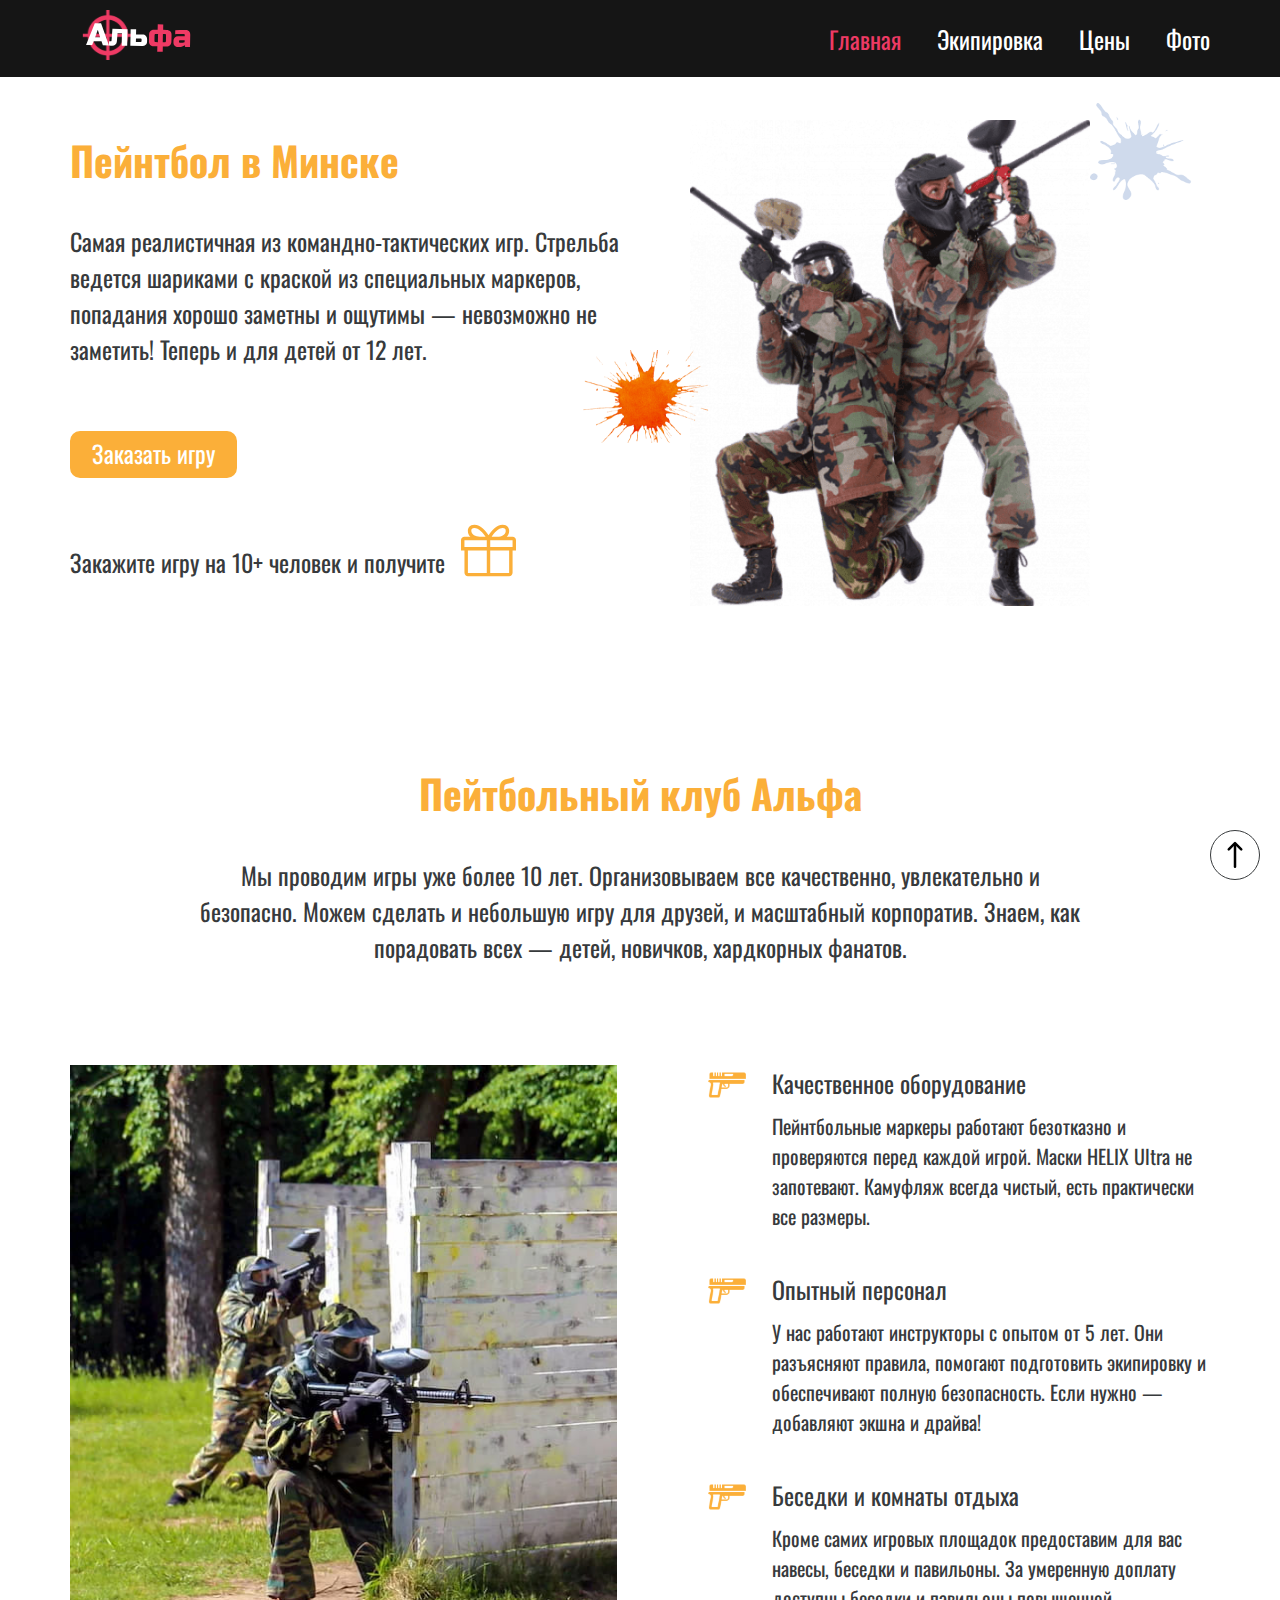
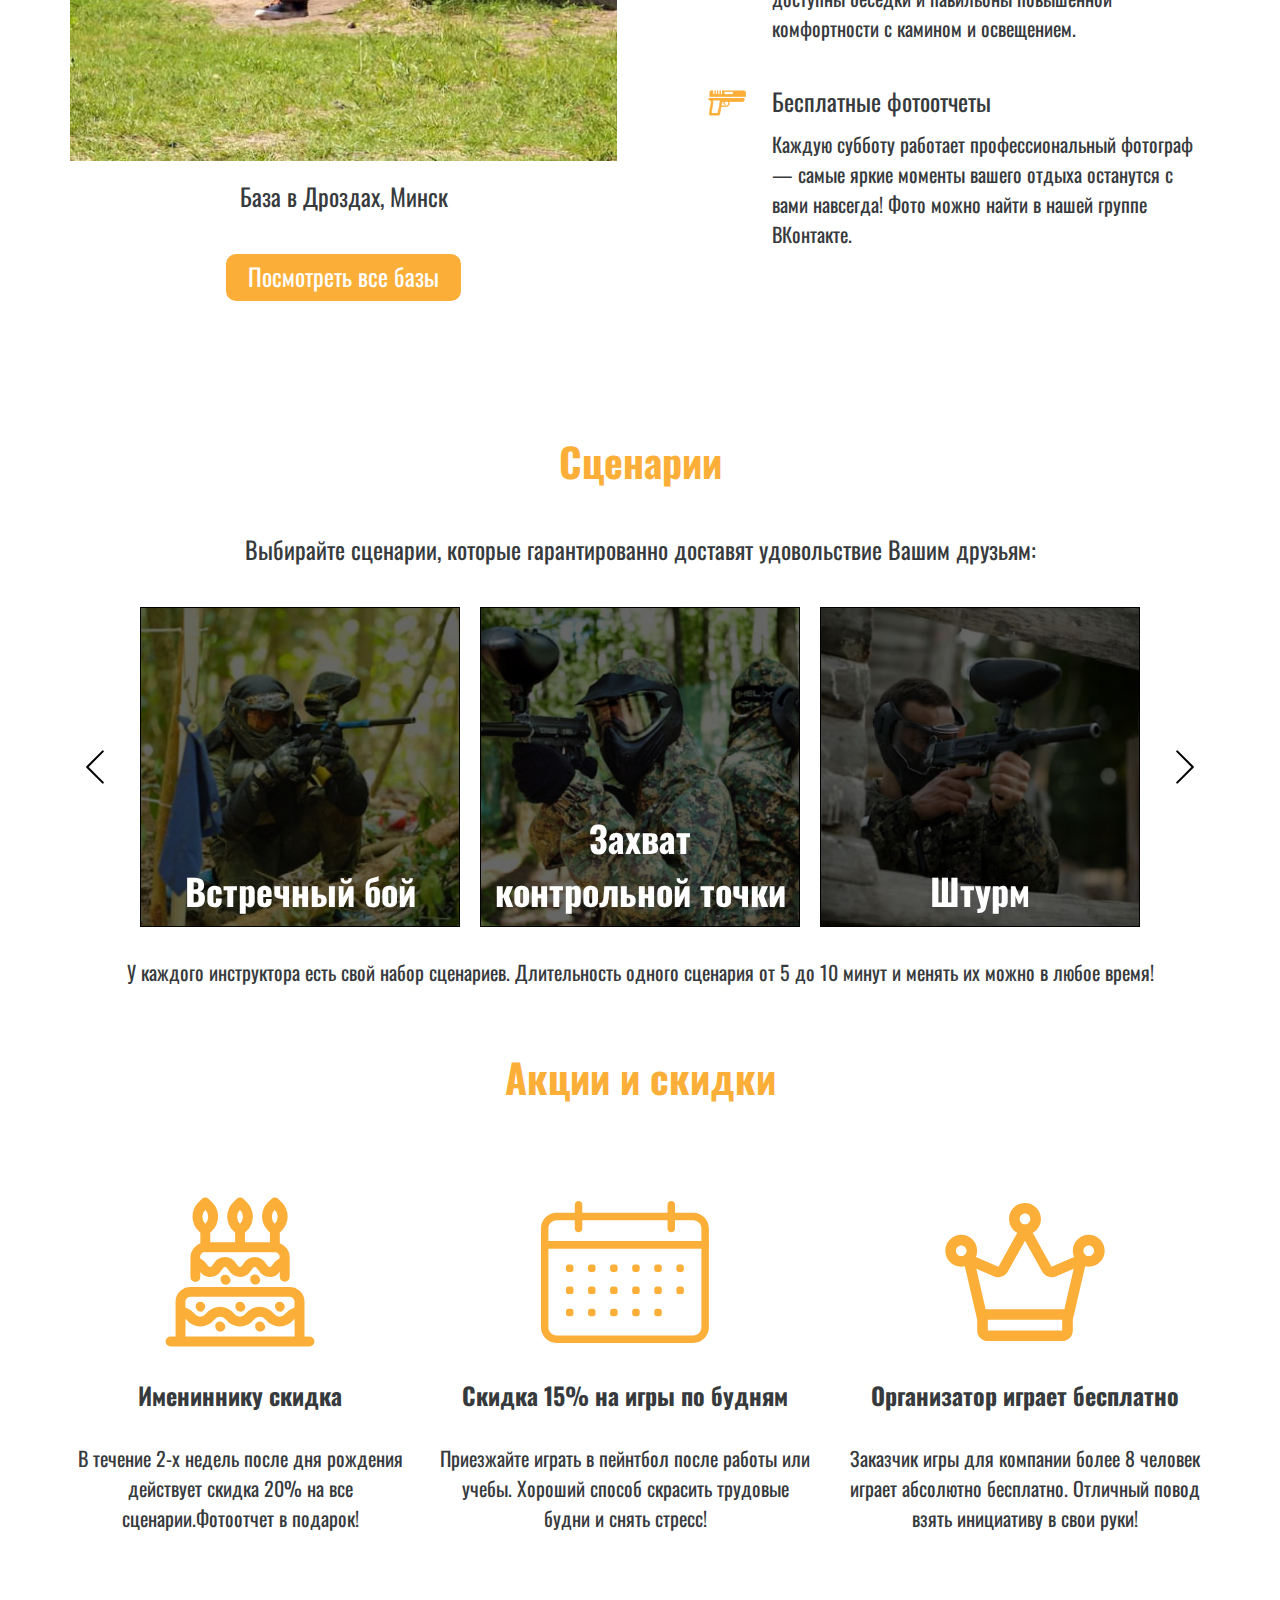
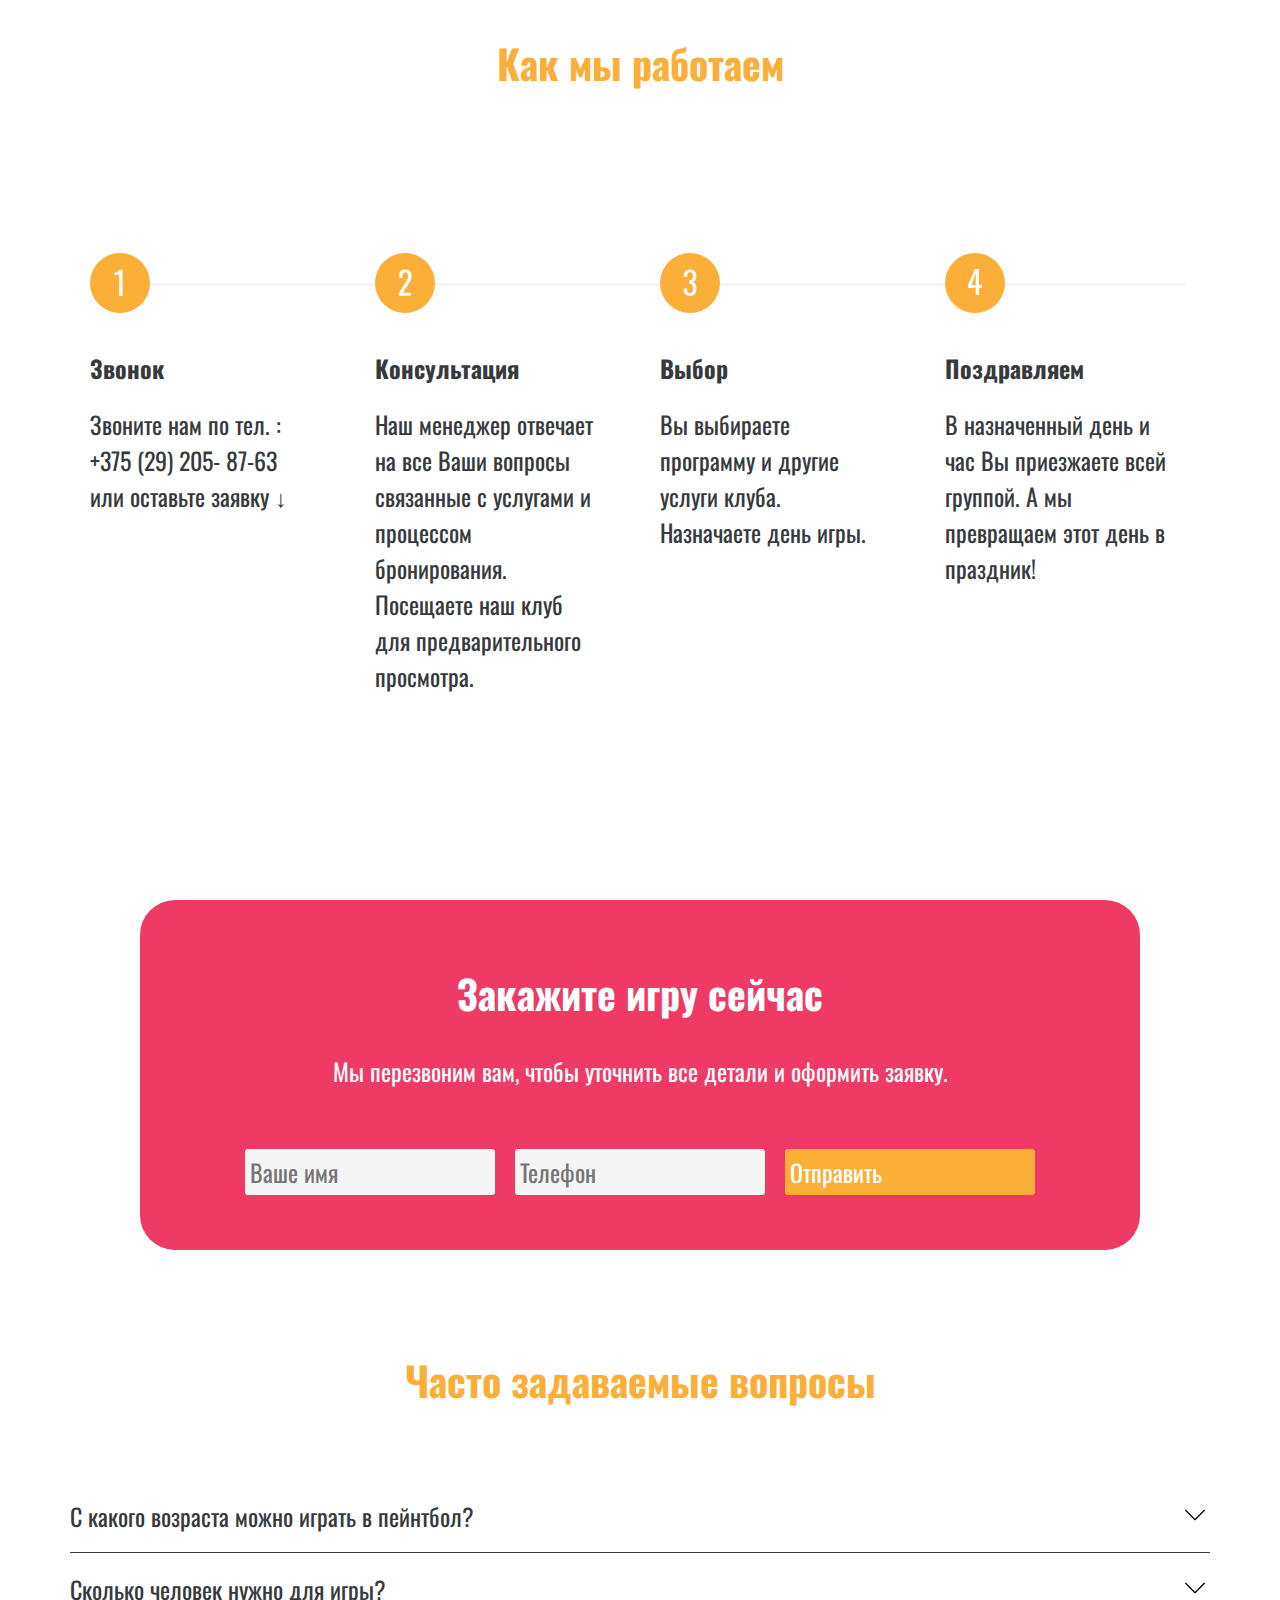
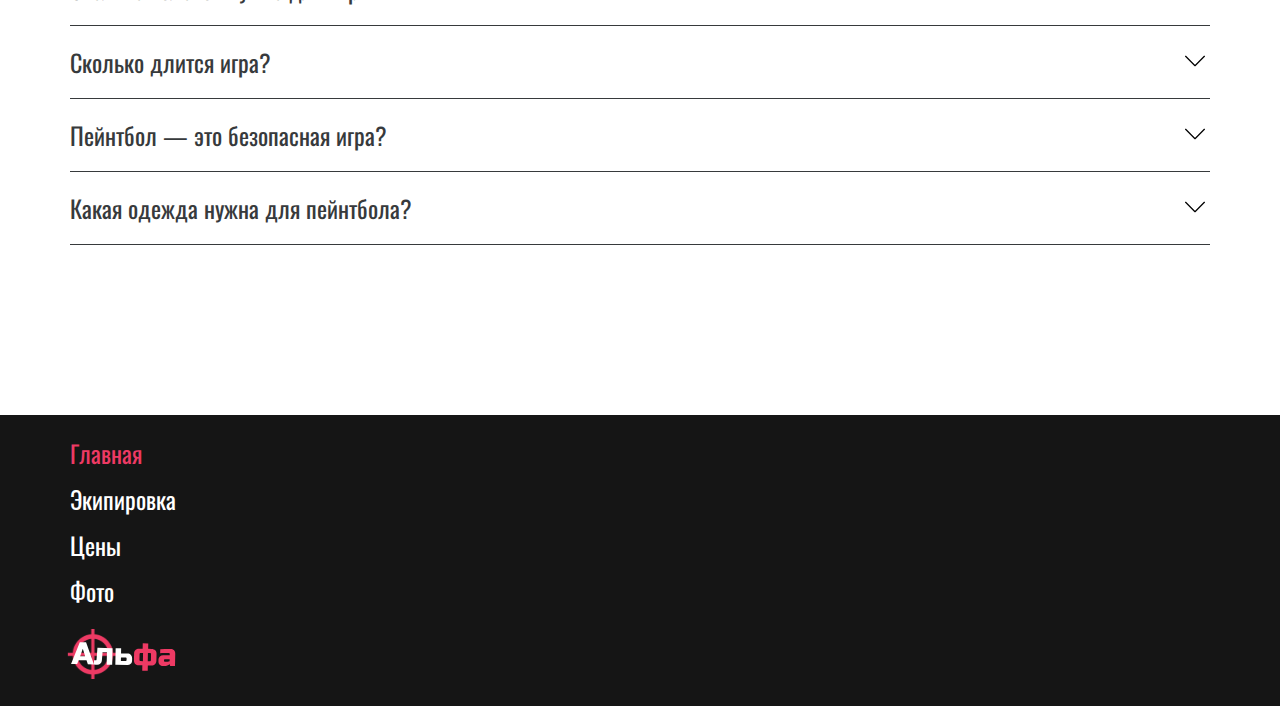
<file: index.html>
<!DOCTYPE html>
<html lang="ru">

<head>
    <meta charset="UTF-8">
    <meta http-equiv="X-UA-Compatible" content="IE=edge">
    <meta name="viewport" content="width=device-width, initial-scale=1.0">

    <!-- Slick Slider library -->
    <link rel="stylesheet" href="css/slick.css">

    <!-- Common styles -->
    <link rel="stylesheet" href="css/common.css">

    <!-- Page styles -->
    <link rel="stylesheet" href="css/index.css">

    <!-- Media queries -->
    <link rel="stylesheet" href="css/common-media.css">
    <link rel="stylesheet" href="css/index-media.css">

    <title>Пейнтбольный клуб Альфа</title>
</head>

<body>
    <a id="begin-anchor"></a>
    <header>
        <div class="container">
            <div class="header__content">
                <div class="header__logo">
                    <a href="index.html">
                        <img src="img/logo.svg" alt="Alpha-logo" class="logo">
                        <img src="img/bullet.svg" alt="bullet" class="logo-bullet">
                    </a>
                </div>
                <nav class="header__menu">
                    <a href="#" class="header__link active">Главная</a>
                    <a href="equipment.html" class="header__link">Экипировка</a>
                    <a href="price.html" class="header__link">Цены</a>
                    <a href="photos.html" class="header__link">Фото</a>
                </nav>
                <div class="header__burger">
                    <img src="img/burger-menu.svg" alt="burger-menu">
                </div>
            </div>
        </div>
    </header>
    <main>
        <div class="container">
            <a class="up-arrow" href="#begin-anchor">
                <img src="img/up-arrow.svg" alt="begin-anchor">
            </a>
            <div class="main">
                <div class="main__content">
                    <h2 class="main__heading heading">Пейнтбол в Минске</h2>
                    <p class="main__text">Самая реалистичная из командно-тактических игр. Стрельба ведется шариками с
                        краской из специальных маркеров, попадания хорошо заметны и ощутимы — невозможно не заметить!
                        Теперь и для детей от 12 лет.</p>
                    <a href="#order" class="main__btn btn">Заказать игру</a>
                    <div class="main__present">
                        <span class="main__present-text">Закажите игру на 10+ человек и получите </span>
                        <img src="img/index/present.svg" alt="подарок" class="main__present-img">
                    </div>
                </div>
                <div class="main__images">
                    <img src="img/index/main-photo.png" alt="paintballists" class="main__img">
                    <div class="main__spots">
                        <img src="img/index/orange-spot.png" alt="spot" class="main__spot orange-spot">
                        <img src="img/index/blue-spot.png" alt="spot" class="main__spot blue-spot">
                        <img src="img/index/pink-spot.png" alt="spot" class="main__spot pink-spot">
                        <img src="img/index/red-spot.png" alt="spot" class="main__spot red-spot">
                        <img src="img/index/skyblue-spot.png" alt="spot" class="main__spot skyblue-spot">
                    </div>
                </div>
            </div>
            <div class="description">
                <h2 class="description__heading heading">Пейтбольный клуб Альфа</h2>
                <p class="description__text">Мы проводим игры уже более 10 лет. Организовываем все качественно,
                    увлекательно и безопасно. Можем сделать и небольшую игру для друзей, и масштабный корпоратив. Знаем,
                    как порадовать всех — детей, новичков, хардкорных фанатов.</p>
                <div class="description__content">
                    <div class="description__img">
                        <figure>
                            <img src="img/index/description.jpg" alt="field">
                            <figcaption>База в Дроздах, Минск</figcaption>
                        </figure>
                        <a href="photos.html" class="description__btn btn">Посмотреть все базы</a>
                    </div>
                    <div class="description__items">
                        <div class="description__item">
                            <div>
                                <img src="img/index/pistol.svg" alt="pistol" class="description__item-img">
                            </div>
                            <div class="description__item-content">
                                <div class="description__item-heading">Качественное оборудование</div>
                                <div class="description__item-info">Пейнтбольные маркеры работают безотказно и
                                    проверяются перед каждой игрой. Маски HELIX Ultra не запотевают. Камуфляж всегда
                                    чистый, есть практически все размеры.</div>
                            </div>
                        </div>
                        <div class="description__item">
                            <div>
                                <img src="img/index/pistol.svg" alt="pistol" class="description__item-img">
                            </div>
                            <div class="description__item-content">
                                <div class="description__item-heading">Опытный персонал</div>
                                <div class="description__item-info">У нас работают инструкторы с опытом от 5 лет. Они
                                    разъясняют правила, помогают подготовить экипировку и обеспечивают полную
                                    безопасность. Если нужно — добавляют экшна и драйва!</div>
                            </div>
                        </div>
                        <div class="description__item">
                            <div>
                                <img src="img/index/pistol.svg" alt="pistol" class="description__item-img">
                            </div>
                            <div class="description__item-content">
                                <div class="description__item-heading">Беседки и комнаты отдыха</div>
                                <div class="description__item-info">Кроме самих игровых площадок предоставим для вас
                                    навесы, беседки и павильоны. За умеренную доплату доступны беседки и павильоны
                                    повышенной комфортности с камином и освещением.
                                </div>
                            </div>
                        </div>
                        <div class="description__item">
                            <div>
                                <img src="img/index/pistol.svg" alt="pistol" class="description__item-img">
                            </div>
                            <div class="description__item-content">
                                <div class="description__item-heading">Бесплатные фотоотчеты</div>
                                <div class="description__item-info">Каждую субботу работает профессиональный фотограф —
                                    самые яркие моменты вашего отдыха останутся с вами навсегда! Фото можно найти в
                                    нашей группе ВКонтакте.
                                </div>
                            </div>
                        </div>
                    </div>
                </div>
            </div>
        </div>

        <div class="scenarios">
            <div class="container">
                <h2 class="scenarios__heading heading">Сценарии</h2>
                <div class="scenarios__text">Выбирайте сценарии, которые гарантированно доставят удовольствие Вашим
                    друзьям:</div>
                <div class="scenarios__slider">
                    <div class="scenario" data-id="scenario0">
                        <img src="img/index/meetfight.jpg" alt="scenario__img" class="scenario__img">
                        <div class="scenario__bg"></div>
                        <div class="scenario__name">Встречный бой</div>
                    </div>
                    <div class="scenario" data-id="scenario1">
                        <img src="img/index/takespot.jpg" alt="scenario__img" class="scenario__img">
                        <div class="scenario__bg"></div>
                        <div class="scenario__name">Захват контрольной точки</div>
                    </div>
                    <div class="scenario" data-id="scenario2">
                        <img src="img/index/storm.jpg" alt="scenario__img" class="scenario__img">
                        <div class="scenario__bg"></div>
                        <div class="scenario__name">Штурм</div>
                    </div>
                    <div class="scenario" data-id="scenario3">
                        <img src="img/index/terract.jpg" alt="scenario__img" class="scenario__img">
                        <div class="scenario__bg"> </div>
                        <div class="scenario__name">Терракт</div>
                    </div>
                    <div class="scenario" data-id="scenario4">
                        <img src="img/index/burden.jpg" alt="scenario__img" class="scenario__img">
                        <div class="scenario__bg"> </div>
                        <div class="scenario__name">Груз</div>
                    </div>
                    <div class="scenario" data-id="scenario5">
                        <img src="img/index/cleanup.jpg" alt="scenario__img" class="scenario__img">
                        <div class="scenario__bg"> </div>
                        <div class="scenario__name">Зачистка</div>
                    </div>
                </div>
                <div class="scenario__descriptions">

                    <div class="description__modal" data-id="scenario0">
                        <div class="description__modal-main">
                            <div class="description__modal-content">
                                <p>Скоротечный бой. Количество сторон – 2.
                                    Задача - в кратчайший срок найти и уничтожить противника. Как правило, это
                                    скоротечные
                                    бои с 1 жизнью у игрока. Применяются в основном в самом начале игры как разминочный
                                    бой
                                    для того, чтобы игроки познакомились с полигоном, оружием, его техническими
                                    характеристиками и возможностями. В этом сценарии есть соревновательная
                                    составляющая.
                                </p>
                                <img src="img/index/close.svg" alt="close-icon">
                            </div>
                        </div>
                    </div>

                    <div class="description__modal" data-id="scenario1">
                        <div class="description__modal-main">
                            <div class="description__modal-content">
                                <p>Игра с «респаунами» (оживлениями на месте старта). Количество сторон – 2.Задача: На
                                    полигоне расположены контрольные точки (от 1 до 4), которые необходимо захватить и
                                    удержать заранее оговоренное время (от 3 до 15 минут). Выигрывает та сторона,
                                    которая
                                    удержит большее количество контрольных точек. Для более интересной игры можно ввести
                                    в
                                    игру снайперов за каждую команду.
                                </p>
                                <img src="img/index/close.svg" alt="close-icon">
                            </div>
                        </div>
                    </div>

                    <div class="description__modal" data-id="scenario2">
                        <div class="description__modal-main">
                            <div class="description__modal-content">
                                <p>На полигоне 4 точки в каждой находится по флагу. Цель атаки – принести все флаги к
                                    себе
                                    на респаунд. Цель обороны – защищать их. Оборона рассаживается до середины полигона
                                    и
                                    дальше не имеет права двигаться. Если игрока убили с флагом, его нужно оставить на
                                    земле
                                    там, где убили. Бросать и передавать флаги убитый игрок не может.
                                </p>
                                <img src="img/index/close.svg" alt="close-icon">
                            </div>
                        </div>
                    </div>

                    <div class="description__modal" data-id="scenario3">
                        <div class="description__modal-main">
                            <div class="description__modal-content">
                                <p>Игроки делятся на две команды и занимают на территории своё месторасположение на
                                    одинаковом расстоянии до «Объекта Х». Команда "Террористы" перед игрой получает
                                    «взрывчатку», которую необходимо доставить к месту теракта, активировать и на
                                    безопасном
                                    расстоянии от взрывчатки дождаться взрыва.
                                </p>
                                <img src="img/index/close.svg" alt="close-icon">
                            </div>
                        </div>
                    </div>

                    <div class="description__modal" data-id="scenario4">
                        <div class="description__modal-main">
                            <div class="description__modal-content">
                                <p>Задача: взять груз в одном конце полигона и доставить его в другой конец полигона,
                                    сдать
                                    Инструктору. Сложность в том, что контейнеров с грузом несколько и носить их можно
                                    поочерёдно. Более того, груз и место сдачи груза одни для обеих противоборствующих
                                    сторон, то есть сторонам нужно не только обеспечить возможность беспрепятственного
                                    доступа к грузу и месту сдачи, но и обеспечить безопасную его транспортировку.
                                </p>
                                <img src="img/index/close.svg" alt="close-icon">
                            </div>
                        </div>
                    </div>

                    <div class="description__modal" data-id="scenario5">
                        <div class="description__modal-main">
                            <div class="description__modal-content">
                                <p> Меньшая по количеству игроков команда занимает оборону в каком-либо здании. Задача
                                    этой
                                    команды – удержать здание. Задача второй команды – здание захватить. Игра может
                                    вестись
                                    до полного поражения одной из команд, либо на время. Оптимальное соотношение
                                    численности
                                    команды обороны и штурмующей команды – 1:2.
                                </p>
                                <img src="img/index/close.svg" alt="close-icon">
                            </div>
                        </div>
                    </div>
                </div>
                <div class="scenarios__descr">У каждого инструктора есть свой набор сценариев. Длительность одного
                    сценария от 5 до 10 минут и менять их можно в любое время!</div>
            </div>
        </div>

        <div class="container">
            <div class="discounts">
                <h2 class="discounts__heading heading">Акции и скидки</h2>
                <div class="discounts__items">
                    <div class="discount">
                        <div class="discount__img">
                            <img src="img/index/cake.svg" alt="calendar">
                        </div>
                        <div class="discount__content">
                            <div class="discount__heading">Имениннику скидка</div>
                            <div class="discount__text">В течение 2-х недель после дня рождения действует скидка 20% на
                                все сценарии.Фотоотчет в подарок!
                            </div>
                        </div>
                    </div>
                    <div class="discount">
                        <div class="discount__img">
                            <img src="img/index/calendar.svg" alt="calendar">
                        </div>
                        <div class="discount__content">
                            <div class="discount__heading">Скидка 15% на игры по будням</div>
                            <div class="discount__text">Приезжайте играть в пейнтбол после работы или учебы. Хороший
                                способ скрасить трудовые будни и снять стресс!
                            </div>
                        </div>
                    </div>
                    <div class="discount">
                        <div class="discount__img">
                            <img src="img/index/crown.svg" alt="crown">
                        </div>
                        <div class="discount__content">
                            <div class="discount__heading">Организатор играет бесплатно</div>
                            <div class="discount__text">Заказчик игры для компании более 8 человек играет абсолютно
                                бесплатно. Отличный повод взять инициативу в свои руки!</div>
                        </div>
                    </div>
                </div>
            </div>
            <div class="process">
                <h2 class="process__heading heading">Как мы работаем</h2>
                <div class="process__points">
                    <div class="point" id="point-1">
                        <div class="point__img">
                            <img src="img/index/1.svg" alt="point__circle" class="point__circle">
                            <div class="point__line"></div>
                        </div>
                        <div class="point__content">
                            <div class="point-heading">Звонок</div>
                            <div class="point__text">Звоните нам по тел. : +375 (29) 205- 87-63 или оставьте заявку ↓
                            </div>
                        </div>
                    </div>
                    <div class="point" id="point-2">
                        <div class="point__img">
                            <img src="img/index/2.svg" alt="point__circle" class="point__circle">
                            <div class="point__line"></div>
                        </div>
                        <div class="point__content">
                            <div class="point-heading">Консультация</div>
                            <div class="point__text">Наш менеджер отвечает на все Ваши вопросы связанные с услугами и
                                процессом бронирования. Посещаете наш клуб для предварительного просмотра.</div>
                        </div>
                    </div>
                    <div class="point" id="point-3">
                        <div class="point__img">
                            <img src="img/index/3.svg" alt="point__circle" class="point__circle">
                            <div class="point__line"></div>
                        </div>
                        <div class="point__content">
                            <div class="point-heading">Выбор</div>
                            <div class="point__text">Вы выбираете программу и другие услуги клуба. Назначаете день игры.
                            </div>
                        </div>
                    </div>
                    <div class="point" id="point-4">
                        <div class="point__img">
                            <img src="img/index/4.svg" alt="point__circle" class="point__circle">
                            <div class="point__line point__line-last"></div>
                            <img src="img/index/cylinder.svg" alt="congrats-cylinder"
                                class="point__congrats-img congrats-cylinder">
                            <img src="img/index/star-confetti.svg" alt="congrats-star"
                                class="point__congrats-img congrats-star">
                            <img src="img/index/square-confetti.svg" alt="congrats-square"
                                class="point__congrats-img congrats-square">
                            <img src="img/index/circle-confetti.svg" alt="congrats-circle"
                                class="point__congrats-img congrats-circle">

                        </div>
                        <div class="point__content">
                            <div class="point-heading">Поздравляем</div>
                            <div class="point__text">В назначенный день и час Вы приезжаете всей группой. А мы
                                превращаем этот день в праздник!</div>
                        </div>
                    </div>
                </div>
            </div>

            <!-- Anchor to the Order section below -->
            <a id="order"></a>

            <div class="order">
                <h2 class="order__heading heading">Закажите игру сейчас</h2>
                <div class="order__text">Мы перезвоним вам, чтобы уточнить все детали и оформить заявку.</div>
                <form class="order__form">
                    <div class="form__fields">
                        <input id="order-name" type="text" placeholder="Ваше имя" required>
                        <div class="order__number-field">
                            <input id="order-number" type="text" placeholder="Телефон">
                            <span class="order__number-warning">Пожалуйста, введите телефон по образцу:
                                +375ХХХХХХХХХ</span>
                        </div>
                        <button class="order__btn">Отправить</button>
                    </div>
                </form>
            </div>
            <div class="questions">
                <h2 class="questions__heading heading">Часто задаваемые вопросы</h2>
                <div class="questions__list">
                    <div class="question">
                        <div class="question__heading">С какого возраста можно играть в пейнтбол?</div>
                        <div class="question__answer">В нашем клубе — с 12 лет. Дети обязательно играют в защитных
                            жилетах, масках с улучшенной вентиляцией и с маркерами пониженной мощности. И, конечно, под
                            присмотром самых опытных инструкторов. Чтобы маленькие игроки не испачкали одежду, мы
                            предлагаем им камуфляж детских размеров.</div>
                        <img class="question__img" alt="question__img" src="img/right-arrow.svg">
                    </div>
                    <div class="question">
                        <div class="question__heading">Сколько человек нужно для игры?</div>
                        <div class="question__answer">Лучше всего играть компанией от 6 человек, но можно и вдвоем.
                            Бывают даже пейнтбольные дуэли: игроки заряжают в маркер по одному шарику, по команде судьи
                            сходятся, вскидывают оружие и стреляют. Кто быстрее и точнее, тот молодец! Полноценные
                            сражения один на один, два на одного, два на два тоже не редкость, но не у всех хватает
                            выносливости играть таким составом на больших площадках.
                        </div>
                        <img class="question__img" alt="question__img" src="img/right-arrow.svg">
                    </div>
                    <div class="question">
                        <div class="question__heading">Сколько длится игра?</div>
                        <div class="question__answer">Пока не израсходуются боеприпасы. Кто-то умудряется растянуть
                            боекомплект на пару часов, а кто-то — высадить за 2-3 минуты. Если шары закончились, а вы
                            хотите продолжить игру, в перерывах между раундами их можно докупить.</div>
                        <img class="question__img" alt="question__img" src="img/right-arrow.svg">
                    </div>
                    <div class="question">
                        <div class="question__heading">Пейнтбол — это безопасная игра?</div>
                        <div class="question__answer">
                            Абсолютно безопасная, если соблюдать правила и инструкции судьи. В нашем клубе:

                            Все игроки проходят инструктаж по технике безопасности.
                            Защитные маски обязательны для всех, снимать их на игровой площадке строго запрещено.
                            Защитные жилеты обязательны для женщин и детей, выдаются бесплатно. Мужчины тоже могут взять
                            «бронежилет» за небольшую плату.
                            На площадке всегда находятся опытные инструкторы, которые следят за безопасностью и
                            соблюдением правил.
                            Дети используют только специальные маркеры пониженной мощности.
                        </div>
                        <img class="question__img" alt="question__img" src="img/right-arrow.svg">
                    </div>
                    <div class="question">
                        <div class="question__heading">Какая одежда нужна для пейнтбола?</div>
                        <div class="question__answer">В пейнтболе нужно много бегать, иногда приходится прыгать или даже
                            ползать! Поэтому желательно брать спортивную обувь и свободную удобную одежду. Чтобы игроки
                            не испачкались, мы предоставляем камуфляж. Наш камуфляж чистый, есть разные размеры — от
                            детских до очень больших.</div>
                        <img class="question__img" alt="question__img" src="img/right-arrow.svg">
                    </div>
                </div>
            </div>
        </div>
    </main>
    <footer>
        <div class="container">
            <div class="footer__content">
                <div class="footer__menu">
                    <nav>
                        <a href="#" class="header__link active">Главная</a>
                        <a href="equipment.html" class="header__link">Экипировка</a>
                        <a href="price.html" class="header__link">Цены</a>
                        <a href="photos.html" class="header__link">Фото</a>
                    </nav>
                    <div class="footer__logo">
                        <a href="index.html">
                            <img src="img/logo.svg" alt="logo" class="logo">
                        </a>
                    </div>
                </div>
                <div class="footer__info"></div>
            </div>
        </div>
    </footer>

    <!-- JQuery -->
    <script src="https://ajax.googleapis.com/ajax/libs/jquery/3.6.3/jquery.min.js"></script>

    <!-- Slick slider -->
    <script src="js/slick.min.js"></script>

    <!-- Burger menu -->
    <script src="js/menu.js"></script>

    <!-- Getting footer info from XML -->
    <script src="js/footerInfo.js"></script>

    <!-- Main JS -->
    <script src="js/main.js"></script>

    <!-- Custom JS -->
    <script src="js/index.js"></script>

</body>

</html>
</file>
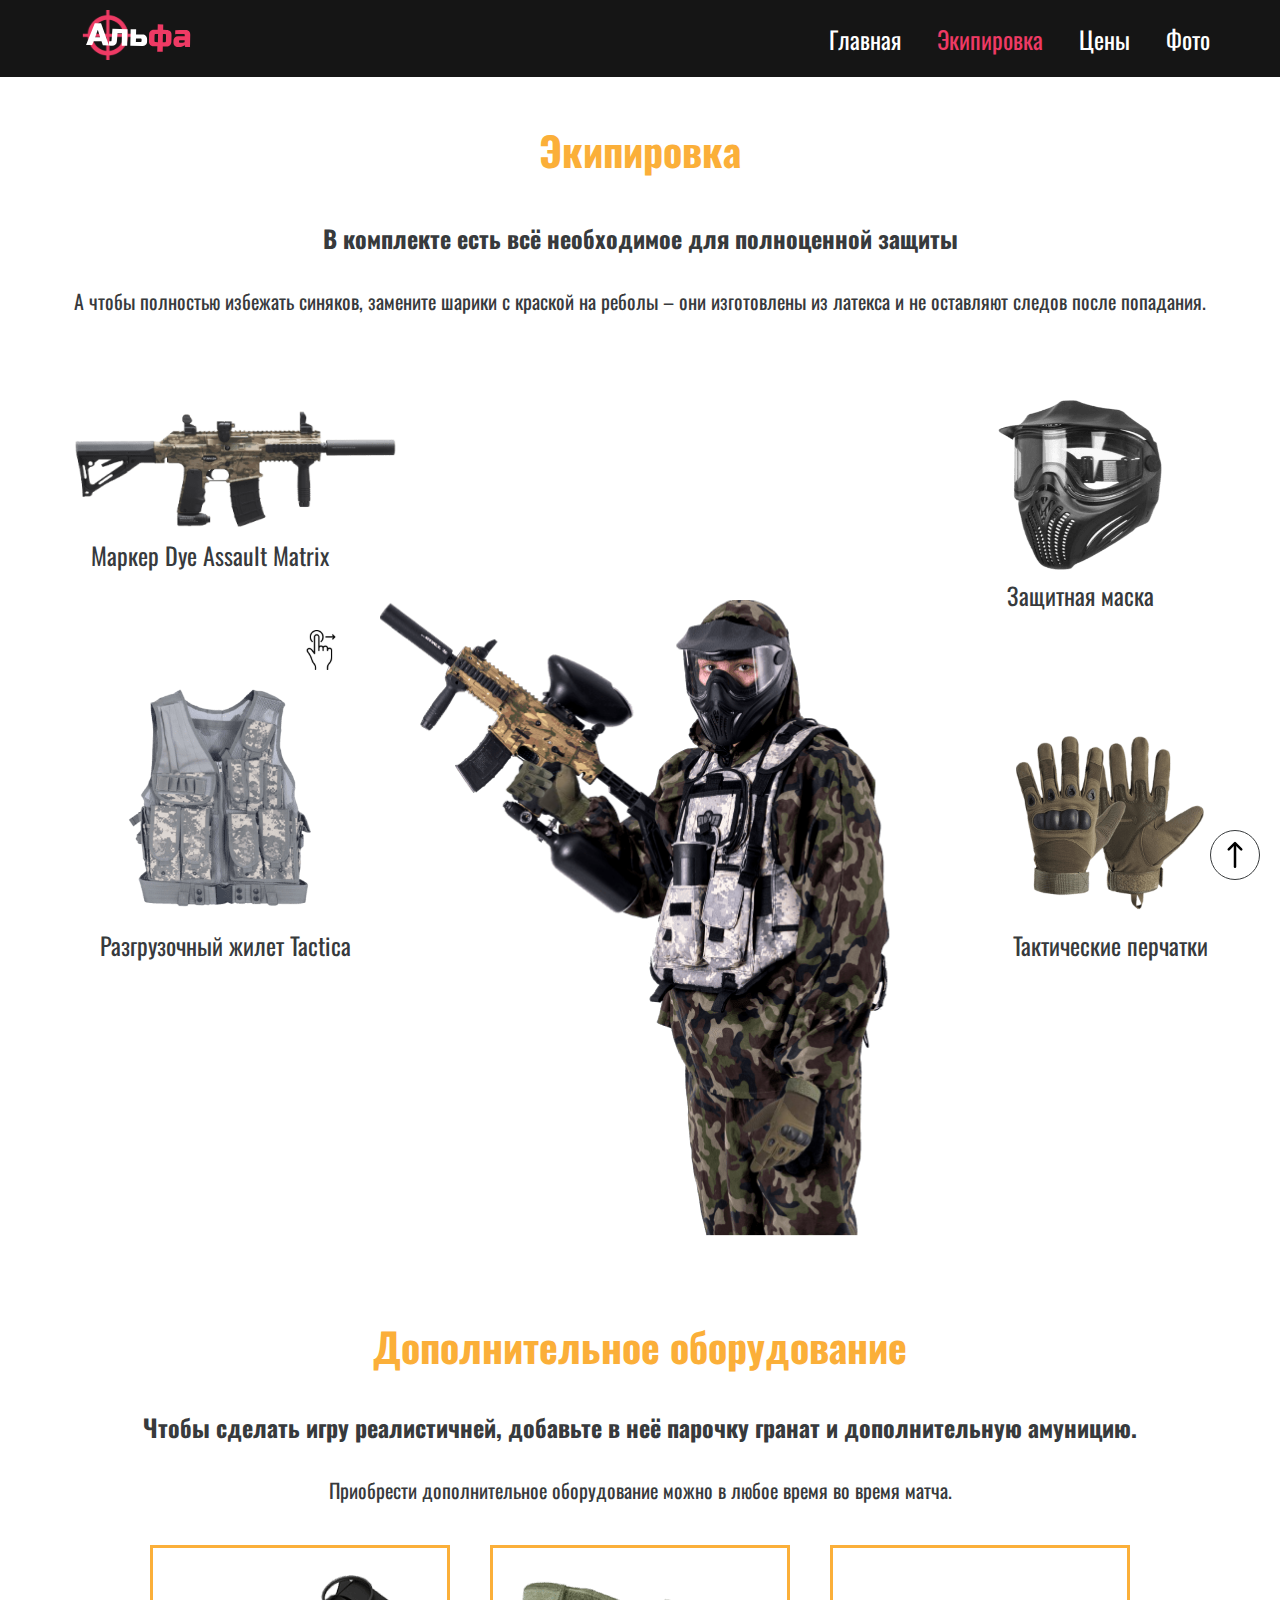
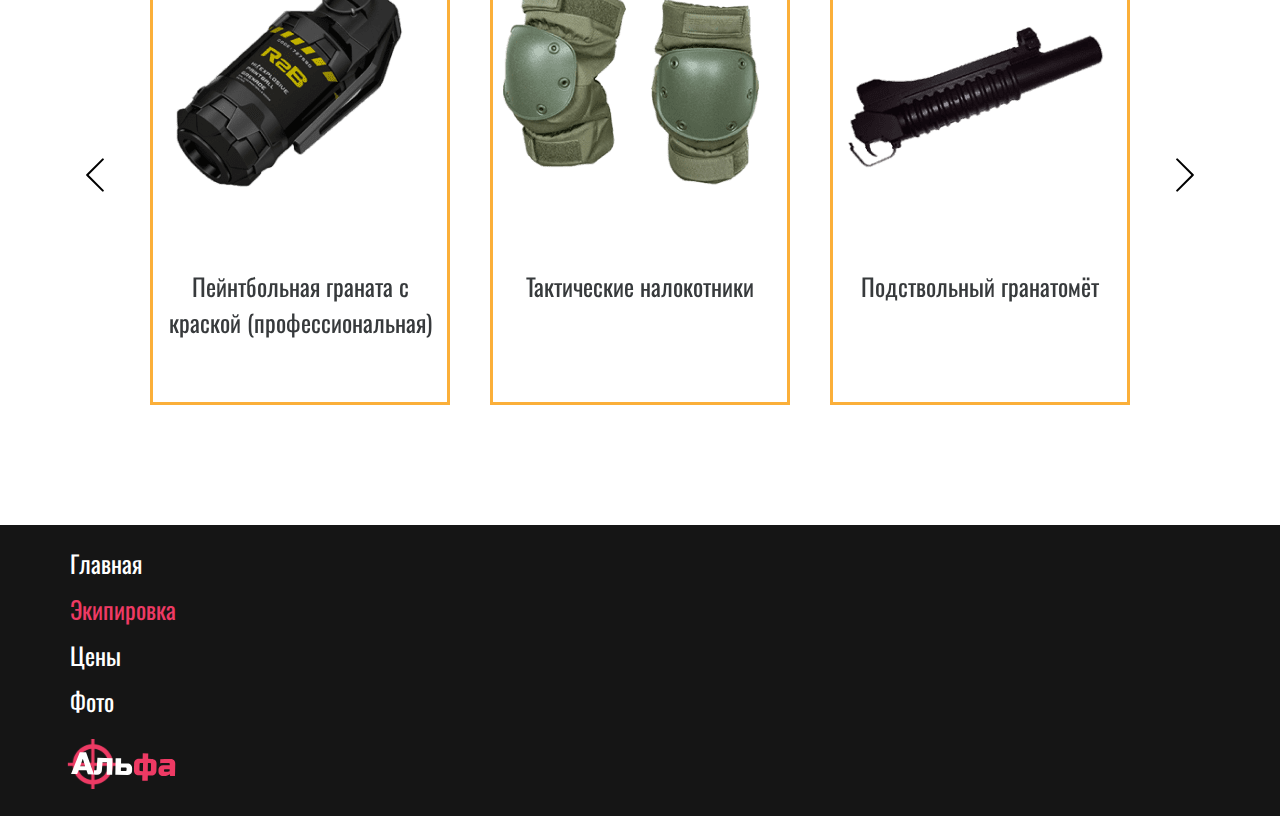
<file: equipment.html>
<!DOCTYPE html>
<html lang="ru">

<head>
    <meta charset="UTF-8">
    <meta http-equiv="X-UA-Compatible" content="IE=edge">
    <meta name="viewport" content="width=device-width, initial-scale=1.0">

    <!-- Slick Slider library -->
    <link rel="stylesheet" href="css/slick.css">

    <!-- Common styles -->
    <link rel="stylesheet" href="css/common.css">

    <!-- Page styles -->
    <link rel="stylesheet" href="css/equipment.css">

    <!-- Media queries -->
    <link rel="stylesheet" href="css/equipment-media.css">
    <link rel="stylesheet" href="css/common-media.css">

    <title>Экипировка</title>
</head>

<body>
    <a id="begin-anchor"></a>
    <header>
        <div class="container">
            <div class="header__content">
                <div class="header__logo">
                    <a href="index.html">
                        <img src="img/logo.svg" alt="Alpha-logo" class="logo">
                        <img src="img/bullet.svg" alt="bullet" class="logo-bullet">
                    </a>
                </div>
                <nav class="header__menu">
                    <a href="index.html" class="header__link">Главная</a>
                    <a href="#" class="header__link active">Экипировка</a>
                    <a href="price.html" class="header__link">Цены</a>
                    <a href="photos.html" class="header__link">Фото</a>
                </nav>
                <div class="header__burger">
                    <img src="img/burger-menu.svg" alt="burger-menu">
                </div>
            </div>
        </div>
    </header>
    <main>
        <div class="container">
            <a class="up-arrow" href="#begin-anchor">
                <img src="img/up-arrow.svg" alt="begin-anchor">
            </a>
            <div class="equipment">
                <h2 class="equipment__heading heading">Экипировка</h2>
                <div class="equipment__text">В комплекте есть всё необходимое для полноценной защиты</div>
                <div class="equipment__descr">А чтобы полностью избежать синяков, замените шарики с краской на реболы –
                    они изготовлены из латекса и не оставляют следов после попадания.</div>
                <div class="equipment__img">
                    <img src="img/equipment/paintballer.svg" alt="equipment__img-main" class="equipment__img-main">

                    <!-- Created with Inkscape (http://www.inkscape.org/) -->
                    <svg class="equipment__svg" style="position: absolute;left: 0px;top: 0px;" width="510" height="637"
                        viewBox="0 0 510 637" version="1.1" id="SVGRoot" xml:space="preserve"
                        xmlns:xlink="http://www.w3.org/1999/xlink" xmlns="http://www.w3.org/2000/svg">

                        <!-- Marker -->
                        <path class="equipment__item-outline" data-item="marker"
                            d="M -0.97511214,19.502243 C 20.477363,36.729221 46.09709,52.567116 63.382289,71.183186 l 0.975112,14.626682 -27.123947,38.301642 13.420913,9.36752 25.881066,-39.016378 7.584593,-2.068526 31.717384,23.443284 -6.89508,9.65312 c 0,0 -28.269846,40.681 -35.164931,37.92296 -6.895084,-2.75803 19.995744,33.78591 19.995744,33.78591 0,0 37.233457,-31.02787 36.543947,-35.16492 -0.68951,-4.13705 13.79017,2.06852 13.79017,2.06852 l 12.41115,6.89508 -17.92722,30.33837 -13.79017,-0.6895 -3.44754,7.58459 24.13279,23.44328 23.44329,17.23771 2.06852,19.30624 66.19281,46.88657 c 0,0 22.44198,-13.15676 23.44329,-22.06427 1.01369,-9.01764 -48.41033,-61.91672 -51.71313,-61.36625 l -28.95936,0.68951 -25.51181,-20.68525 30.33837,-44.81805 16.5482,13.10066 8.96361,6.20558 6.89509,-7.58459 11.72164,8.96361 v 8.2741 l 16.5482,12.41115 12.41115,15.16918 21.37476,59.98724 15.8587,-4.13706 -15.16919,-55.85018 -3.44754,-21.37476 -50.33411,-38.61247 -6.89509,-21.37476 10.34263,-14.47967 13.79017,-2.75804 c 0,0 16.5482,-6.89508 13.10066,-11.72164 -3.44754,-4.82656 -19.42454,-28.388147 -19.42454,-28.388147 -20.9128,-11.437266 -40.09446,-28.933535 -63.31647,-32.288594 0,0 -11.72164,2.758034 -10.34263,6.895084 1.37902,4.13705 4.13705,26.201319 4.13705,26.201319 l -6.20557,8.96361 L 106.8738,56.539689 120.66397,40.680996 106.18429,39.301979 102.04724,45.507555 77.022989,49.122399 12.411151,0.68950841 Z"
                            id="path11188" />
                        <!-- Mask -->
                        <path class="equipment__item-outline" data-item="mask"
                            d="m 337.16961,18.616727 -10.34263,4.826559 -16.5482,2.068525 -14.47967,19.306235 4.82656,6.895084 6.89508,43.43903 c 0,0 8.96361,32.4069 23.44329,48.26559 14.47967,15.85869 39.30197,-6.89509 39.30197,-6.89509 -3.63907,-0.30326 27.07336,-12.43546 39.30198,-48.955092 11.16889,-33.354849 -11.82014,-53.830904 -11.72164,-53.781656 l -16.5482,-3.447542 -24.8223,-6.895084 z"
                            id="path11238" />
                        <!-- Armor -->
                        <path class="equipment__item-outline" data-item="armor"
                            d="m 324.71234,150.65483 c -19.01468,19.50224 -19.01468,19.50224 -19.01468,19.50224 l -2.92534,26.81558 -8.28845,43.88005 -2.43778,18.03957 -11.21379,47.7805 -10.72624,48.75561 -1.95022,20.47735 9.26356,8.77601 -9.75112,17.06446 13.16402,0.97511 12.1889,-13.65157 42.90493,6.33823 -5.85067,15.11424 13.16401,3.90045 7.8009,-16.57691 16.57691,-3.90045 36.5667,-26.81558 13.16402,-8.77601 6.33822,-58.50673 -16.08935,-29.74092 -9.75112,-23.89024 -1.46267,-36.56671 13.16402,-39.00449 18.52713,-29.25336 18.52713,-12.67646 -8.77601,-8.28845 -15.60179,-3.90045 -14.62669,5.85067 -19.01468,19.9898 -22.91514,18.52713 -16.08935,7.31334 -10.72623,-7.80089 -3.90045,-8.77601 z"
                            id="path11408" />

                        <!-- Left glove -->
                        <path class="equipment__item-outline" data-item="gloves"
                            d="m 407.59687,480.73029 -4.388,17.06446 c 0,0 -41.92982,20.96491 -39.49204,27.79069 2.43778,6.82579 4.87556,7.31334 5.85067,8.77601 0.97511,1.46267 20.96491,-12.67646 20.96491,-12.67646 l -6.82578,21.94003 -14.62669,23.89025 c 0,0 6.82579,7.31334 10.23868,3.90044 3.41289,-3.41289 13.16402,-1.95022 13.65157,-3.41289 0.48756,-1.46267 11.21379,-2.43778 11.21379,-2.43778 l 17.06446,-8.77601 12.18891,-16.5769 3.41289,-24.37781 5.85067,-21.45247 -10.72623,-11.21378 -19.9898,-6.82579 z"
                            id="path11410" />

                        <!-- Right glove -->
                        <path class="equipment__item-outline" data-item="gloves"
                            d="m 182.03022,164.79251 -7.23983,-2.06852 -12.41116,4.82656 -18.27197,-6.89509 -5.17132,7.23984 -2.51187,6.76347 -5.84842,8.31953 -6.11938,7.32602 7.58459,5.86083 3.44755,3.79229 16.20344,1.37902 21.71952,14.82443 16.5482,9.99787 c 0,0 24.47755,-19.65099 21.03001,-23.44328 -3.44754,-3.7923 -9.99787,-11.03214 -9.99787,-11.03214 l -6.55033,-23.09853 z"
                            id="path288" />
                    </svg>

                </div>
                <div class="equipment__items">
                    <figure class="equipment__item equipment__item-marker" data-item="marker">
                        <img src="img/equipment/marker.png" alt="equipment__item-img" class="equipment__item-img">
                        <figcaption class="equipment__item-caption">Маркер Dye Assault Matrix</figcaption>
                        <img src="img/equipment/hand.svg" alt="equipment__item-move" class="equipment__item-move">
                    </figure>
                    <figure class="equipment__item equipment__item-armor" data-item="armor">
                        <img src="img/equipment/armor.png" alt="equipment__item-img" class="equipment__item-img">
                        <img src="img/equipment/hand.svg" alt="equipment__hand-pointer" class="equipment__hand-pointer">
                        <figcaption class="equipment__item-caption">Разгрузочный жилет Tactica</figcaption>
                    </figure>
                    <figure class="equipment__item equipment__item-mask" data-item="mask">
                        <img src="img/equipment/mask.png" alt="equipment__item-img" class="equipment__item-img">
                        <figcaption class="equipment__item-caption">Защитная маска</figcaption>
                    </figure>
                    <figure class="equipment__item equipment__item-gloves" data-item="gloves">
                        <img src="img/equipment/gloves.png" alt="equipment__item-img" class="equipment__item-img">
                        <figcaption class="equipment__item-caption">Тактические перчатки</figcaption>
                    </figure>
                    <figure class="equipment__item equipment__item-granade" data-item="gloves">
                        <img src="img/equipment/granade.png" alt="equipment__item-img" class="equipment__item-img">
                        <figcaption class="equipment__item-caption">Свето-шумовая граната (профессиональная) -
                            докупается
                        </figcaption>
                    </figure>
                </div>
            </div>
            <div class="additional-equipment">
                <h2 class="additional-equipment__heading heading">Дополнительное оборудование</h2>
                <div class="additional-equipment__text">Чтобы сделать игру реалистичней, добавьте в неё парочку гранат и
                    дополнительную амуницию.</div>
                <div class="additional-equipment__caption">Приобрести дополнительное оборудование можно в любое время во
                    время матча.</div>
                <div class="additional-equipment__slider">
                    <div class="additional-equipment__item">
                        <div class="additional-equipment__item-img">
                            <img data-lazy="img/equipment/granade.png" alt="granade">
                        </div>
                        <div class="additional-equipment__item-name">Пейнтбольная граната с краской (профессиональная)
                        </div>
                    </div>
                    <div class="additional-equipment__item">
                        <div class="additional-equipment__item-img">
                            <img data-lazy="img/equipment/knees.png" alt="knees">
                        </div>
                        <div class="additional-equipment__item-name">Тактические налокотники</div>
                    </div>
                    <div class="additional-equipment__item">
                        <div class="additional-equipment__item-img">
                            <img data-lazy="img/equipment/undergranade.png" alt="undergranade">
                        </div>
                        <div class="additional-equipment__item-name">Подствольный гранатомёт</div>
                    </div>
                    <div class="additional-equipment__item">
                        <div class="additional-equipment__item-img">
                            <img data-lazy="img/equipment/smoke.png" alt="smoke">
                        </div>
                        <div class="additional-equipment__item-name">Дымовая шашка (профессиональная)</div>
                    </div>
                    <div class="additional-equipment__item">
                        <div class="additional-equipment__item-img">
                            <img data-lazy="img/equipment/bandage.png" alt="bandage">
                        </div>
                        <div class="additional-equipment__item-name">Бандаж</div>
                    </div>
                </div>
            </div>
        </div>
    </main>
    <footer>
        <div class="container">
            <div class="footer__content">
                <div class="footer__menu">
                    <nav>
                        <a href="index.html" class="header__link">Главная</a>
                        <a href="#" class="header__link active">Экипировка</a>
                        <a href="price.html" class="header__link">Цены</a>
                        <a href="photos.html" class="header__link">Фото</a>
                    </nav>
                    <div class="footer__logo">
                        <a href="index.html">
                            <img src="img/logo.svg" alt="Alpha-logo" class="logo">
                        </a>
                    </div>
                </div>
                <div class="footer__info"></div>
            </div>
        </div>
    </footer>

    <!-- JQuery -->
    <script src="https://ajax.googleapis.com/ajax/libs/jquery/3.6.3/jquery.min.js"></script>

    <!-- Slick slider -->
    <script src="js/slick.min.js"></script>

    <!-- Burger menu -->
    <script src="js/menu.js"></script>

    <!-- Getting footer info from XML -->
    <script src="js/footerInfo.js"></script>

    <!-- Custom JS -->
    <script src="js/equipment.js"></script>
</body>

</html>
</file>
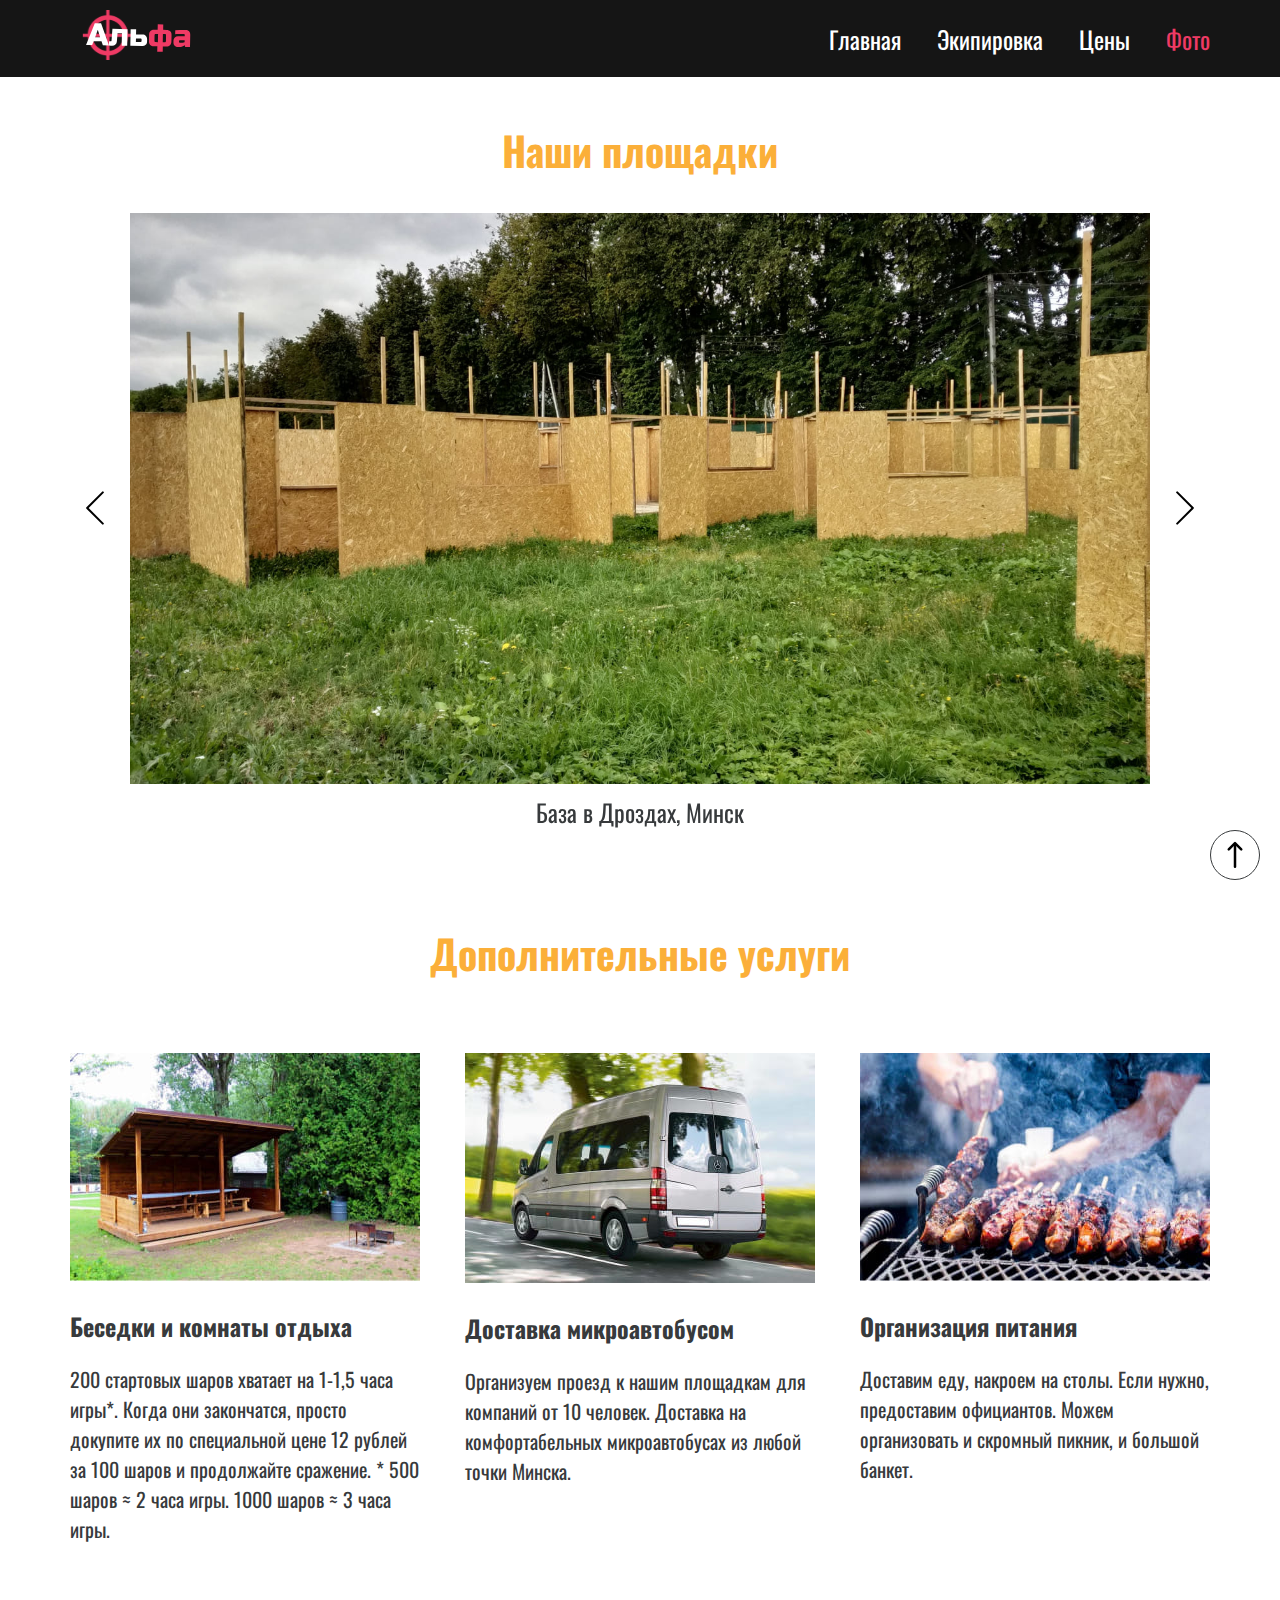
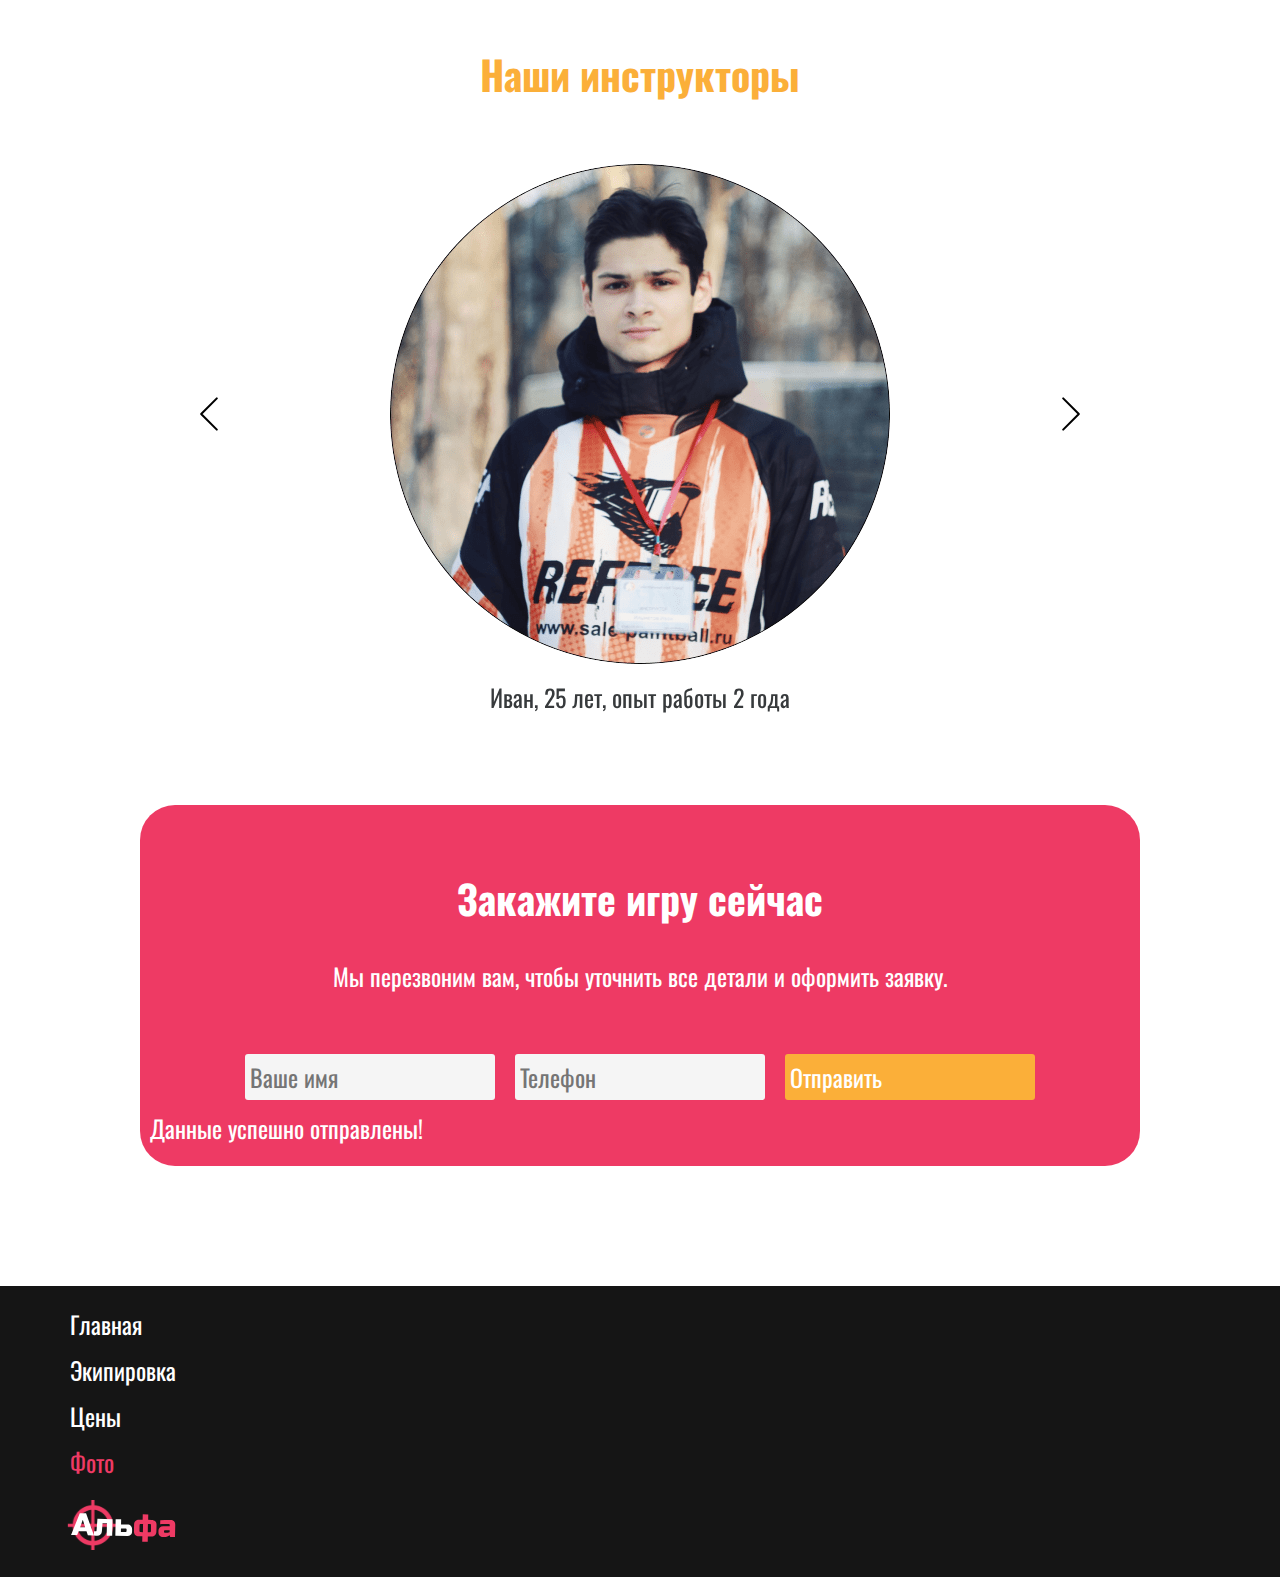
<file: photos.html>
<!DOCTYPE html>
<html lang="ru">

<head>
    <meta charset="UTF-8">
    <meta http-equiv="X-UA-Compatible" content="IE=edge">
    <meta name="viewport" content="width=device-width, initial-scale=1.0">

    <!-- Slick Slider -->
    <link rel="stylesheet" href="css/slick.css">

    <!-- Common styles -->
    <link rel="stylesheet" href="css/common.css">

    <!-- Page styles -->
    <link rel="stylesheet" href="css/photos.css">

    <!-- Media queries -->
    <link rel="stylesheet" href="css/photos-media.css">
    <link rel="stylesheet" href="css/common-media.css">


    <title>Фото</title>
</head>

<body>
    <a id="begin-anchor"></a>
    <header>
        <div class="container">
            <div class="header__content">
                <div class="header__logo">
                    <a href="index.html">
                        <img src="img/logo.svg" alt="Alpha-logo" class="logo">
                        <img src="img/bullet.svg" alt="bullet" class="logo-bullet">
                    </a>
                </div>
                <nav class="header__menu">
                    <a href="index.html" class="header__link">Главная</a>
                    <a href="equipment.html" class="header__link">Экипировка</a>
                    <a href="price.html" class="header__link">Цены</a>
                    <a href="#" class="header__link active">Фото</a>
                </nav>
                <div class="header__burger">
                    <img src="img/burger-menu.svg" alt="burger-menu">
                </div>
            </div>
        </div>
    </header>
    <main>
        <div class="container">
            <a class="up-arrow" href="#begin-anchor">
                <img src="img/up-arrow.svg" alt="begin-anchor">
            </a>
            <div class="fields">
                <h2 class="fields__heading heading">Наши площадки</h2>
                <div class="fields__slider">
                    <figure class="field">
                        <img data-lazy="img/photos/drozdy.jpg" src="img/photos/drozdy.jpg" alt="Drozdy">
                        <figcaption>База в Дроздах, Минск</figcaption>
                    </figure>
                    <figure class="field">
                        <img data-lazy="img/photos/belorusochka.jpg" src="img/photos/belorusochka.jpg" alt="Belorusochka">
                        <figcaption>Санаторий Белорусочка, Минск</figcaption>
                    </figure>
                    <figure class="field">
                        <img data-lazy="img/photos/extrim.jpg" src="img/photos/extrim.jpg" alt="Extrim">
                        <figcaption>База Экстрим возле Минского Моря, Минский район</figcaption>
                    </figure>
                </div>
            </div>
            <div class="additional-service">
                <h2 class="additional-service__heading heading">Дополнительные услуги</h2>
                <div class="additional-service__items">
                    <div class="additional-service__item">
                        <div class="additional-service__item-img">
                            <img src="img/photos/playground.jpg" alt="playground">
                            <div class="additional-service__item-blackbg"></div>
                        </div>
                        <div class="additional-service__item-name">Беседки и комнаты отдыха</div>
                        <div class="additional-service__item-text">200 стартовых шаров хватает на 1-1,5 часа игры*.
                            Когда они закончатся, просто докупите их по специальной цене 12 рублей за 100 шаров и
                            продолжайте сражение. * 500 шаров ≈ 2 часа игры. 1000 шаров ≈ 3 часа игры.</div>
                    </div>
                    <div class="additional-service__item">
                        <div class="additional-service__item-img">
                            <img src="img/photos/bus.jpg" alt="bus">
                            <div class="additional-service__item-blackbg"></div>
                        </div>
                        <div class="additional-service__item-name">Доставка микроавтобусом</div>
                        <div class="additional-service__item-text">Организуем проезд к нашим площадкам для компаний от
                            10 человек. Доставка на комфортабельных микроавтобусах из любой точки Минска.</div>
                    </div>
                    <div class="additional-service__item">
                        <div class="additional-service__item-img">
                            <img src="img/photos/barbeque.jpg" alt="barbeque">
                            <div class="additional-service__item-blackbg"></div>
                        </div>
                        <div class="additional-service__item-name">Организация питания</div>
                        <div class="additional-service__item-text">Доставим еду, накроем на столы. Если нужно,
                            предоставим официантов. Можем организовать и скромный пикник, и большой банкет.</div>
                    </div>
                </div>
            </div>
            <div class="instructors">
                <h2 class="instructors__heading heading">Наши инструкторы</h2>
                <div class="instructors__slider">
                    <figure class="instructor">
                        <div class="instructor-hover__message">
                            <img data-lazy="img/photos/message.svg" src="img/photos/message.svg" alt="instructor-hover__message-img"
                                class="instructor-hover__message-img">
                            <div class="instructor-hover__message-text">
                                Что может быть лучше времени проведенного с семьей и друзьями? Приходи и мы украсим этот
                                день пейнтболом, драйвом и адреналином!
                            </div>
                        </div>
                        <img data-lazy="img/photos/Ivan.png" src="img/photos/Ivan.png" alt="Instructor">
                        <figcaption>Иван, 25 лет, опыт работы 2 года</figcaption>
                    </figure>
                    <figure class="instructor">
                        <div class="instructor-hover__message">
                            <img data-lazy="img/photos/message.svg" src="img/photos/message.svg" alt="instructor-hover__message-img"
                                class="instructor-hover__message-img">
                            <div class="instructor-hover__message-text">
                                Провожу пейнтбол и военные квесты. Люблю антуражные сценарии.
                            </div>
                        </div>
                        <img data-lazy="img/photos/Vyacheslav.png" src="img/photos/Vyacheslav.png" alt="Instructor">
                        <figcaption>Вячеслав, 26 лет, опыт работы 3 года</figcaption>
                    </figure>
                    <figure class="instructor">
                        <div class="instructor-hover__message">
                            <img data-lazy="img/photos/message.svg" src="img/photos/message.svg" alt="instructor-hover__message-img"
                                class="instructor-hover__message-img">
                            <div class="instructor-hover__message-text">
                                Я провожу игры в пейнтбол и лазертаг на протяжении 2 лет. Знаю как провести праздник на
                                высшем уровне!
                            </div>
                        </div>
                        <img data-lazy="img/photos/Sergey.png" src="img/photos/Sergey.png" alt="Instructor">
                        <figcaption>Сергей, 19 лет, опыт работы 2 года</figcaption>
                    </figure>
                    <figure class="instructor">
                        <div class="instructor-hover__message">
                            <img src="img/photos/message.svg" alt="instructor-hover__message-img"
                                class="instructor-hover__message-img">
                            <div class="instructor-hover__message-text">
                                Знаю все о пейнтбольной экипировке, тактике, шариках и вашей безопасности.
                            </div>
                        </div>
                        <img data-lazy="img/photos/Kirill.png" src="img/photos/Kirill.png" alt="Instructor">
                        <figcaption>Кирилл, 19 лет, опыт работы 2 года</figcaption>
                    </figure>
                </div>
            </div>

            <div class="order">
                <h2 class="order__heading heading">Закажите игру сейчас</h2>
                <div class="order__text">Мы перезвоним вам, чтобы уточнить все детали и оформить заявку.</div>
                <form class="order__form">
                    <div class="form__fields">
                        <input id="order-name" type="text" placeholder="Ваше имя">
                        <div class="order__number-field">
                            <input id="order-number" type="text" placeholder="Телефон">
                            <span class="order__number-warning">Пожалуйста, введите телефон по образцу:
                                +375ХХХХХХХХХ</span>
                        </div>
                        <button class="order__btn">Отправить</button>
                    </div>
                    <div class="order__success-modal">
                        <div class="order__success-content">
                            <img src="img/index/close.svg" alt="close-icon" class="order__success-close">
                            <span>Данные успешно отправлены!</span>
                        </div>
                    </div>
                </form>
            </div>
        </div>
    </main>
    <footer>
        <div class="container">
            <div class="footer__content">
                <div class="footer__menu">
                    <nav>
                        <a href="index.html" class="header__link">Главная</a>
                        <a href="equipment.html" class="header__link">Экипировка</a>
                        <a href="price.html" class="header__link">Цены</a>
                        <a href="#" class="header__link active">Фото</a>
                    </nav>
                    <div class="footer__logo">
                        <a href="index.html">
                            <img src="img/logo.svg" alt="Alpha-logo" class="logo">
                        </a>
                    </div>
                </div>
                <div class="footer__info"></div>
            </div>
        </div>
    </footer>

    <!-- JQuery -->
    <script src="https://ajax.googleapis.com/ajax/libs/jquery/3.6.3/jquery.min.js"></script>

    <!-- Slick slider -->
    <script src="js/slick.min.js"></script>

    <!-- Burger menu -->
    <script src="js/menu.js"></script>

    <!-- Getting footer info from XML -->
    <script src="js/footerInfo.js"></script>

    <!-- Main JS -->
    <script src="js/main.js"></script>

    <!-- Custom JS -->
    <script src="js/photos.js"></script>
</body>

</html>
</file>
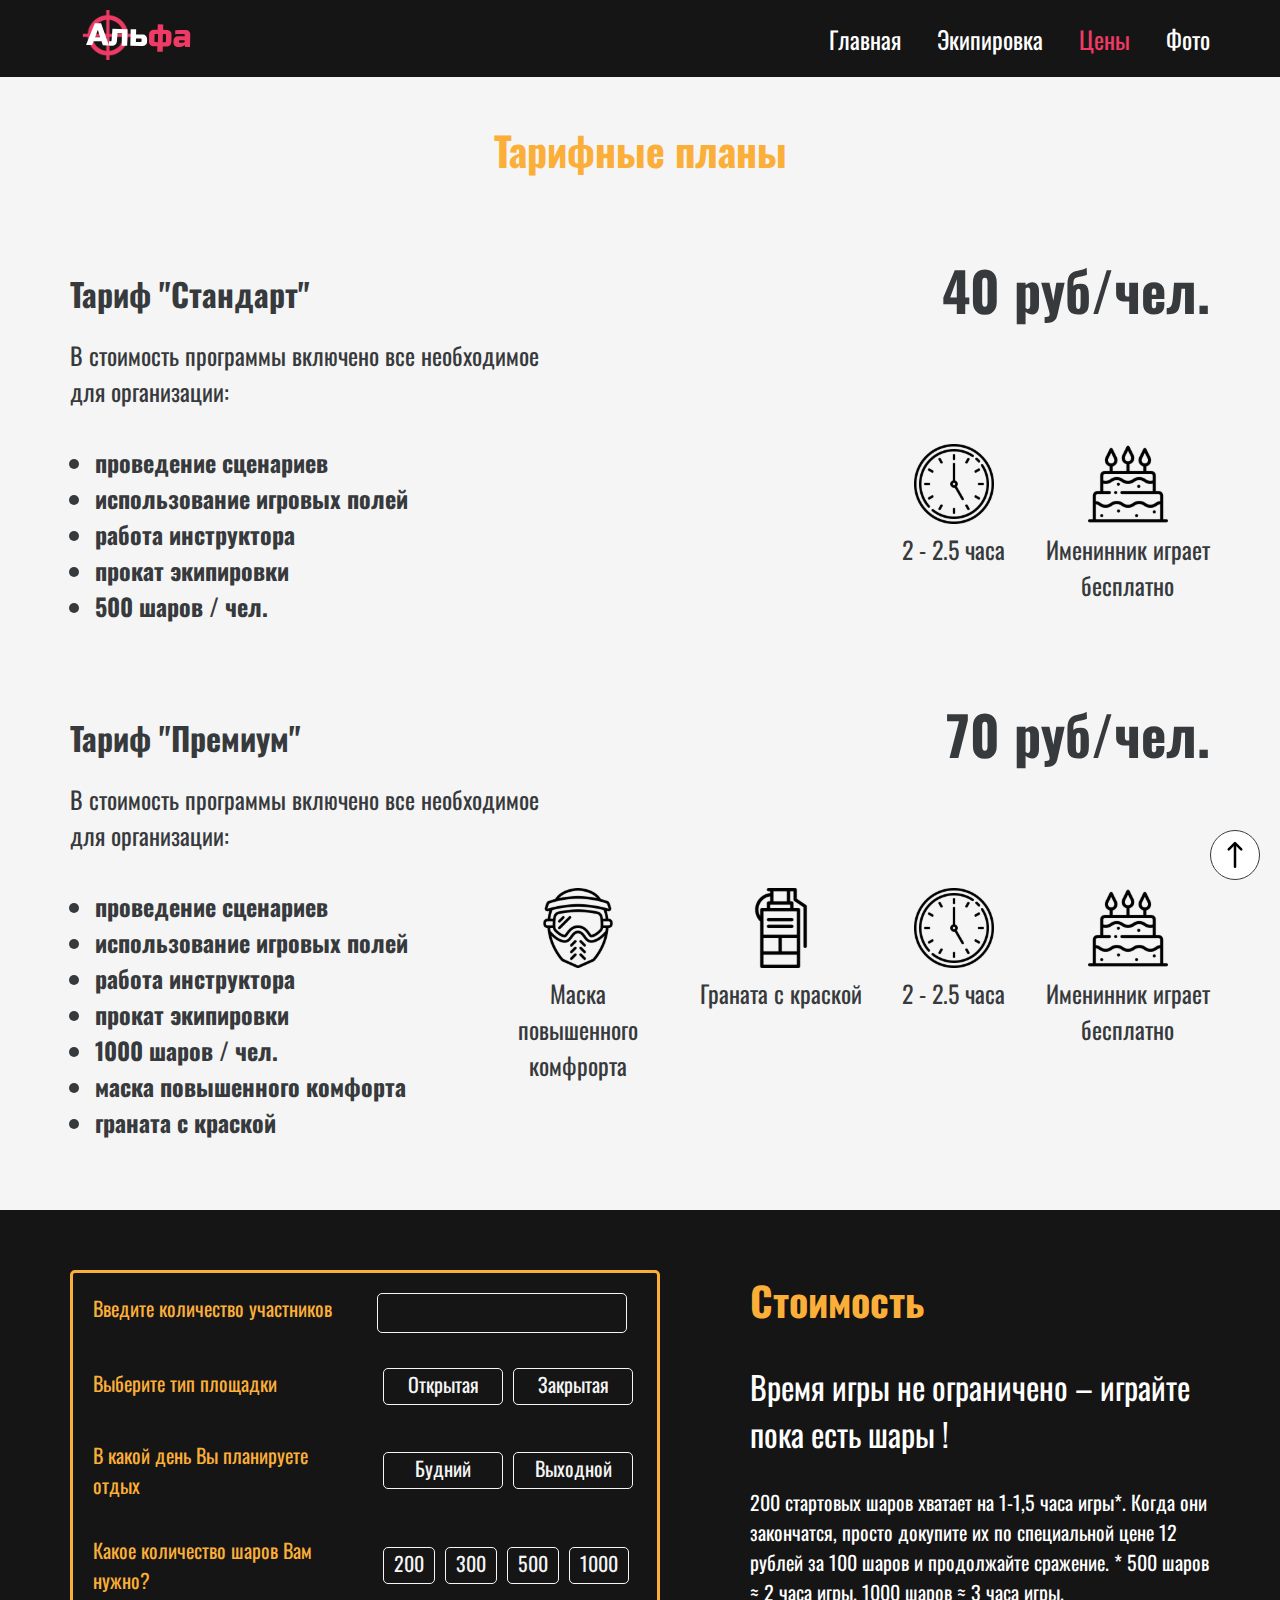
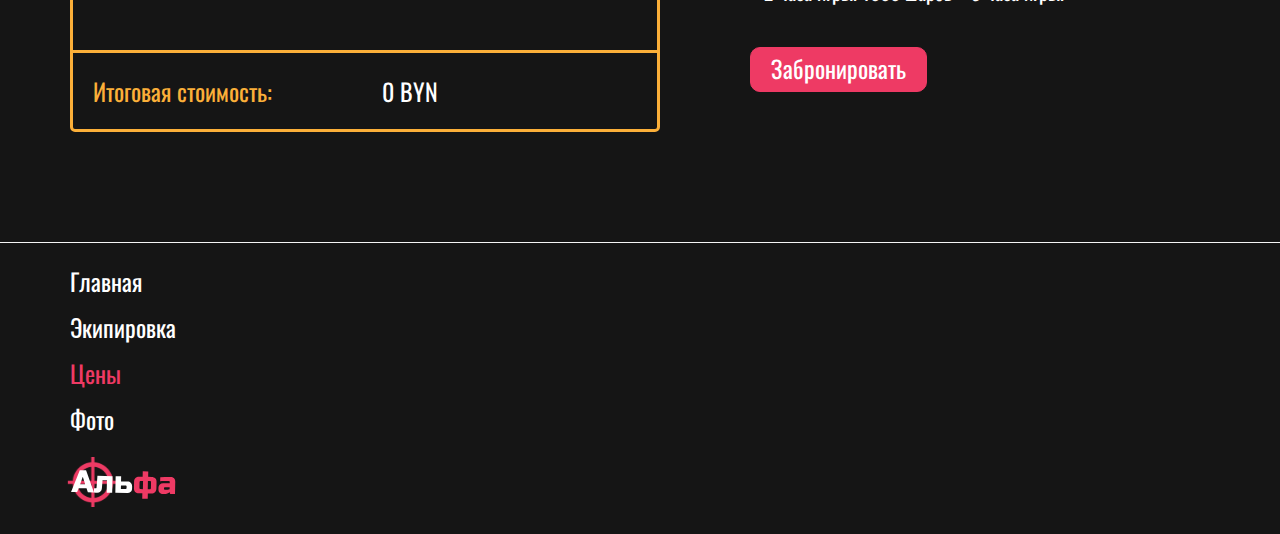
<file: price.html>
<!DOCTYPE html>
<html lang="ru">

<head>
    <meta charset="UTF-8">
    <meta http-equiv="X-UA-Compatible" content="IE=edge">
    <meta name="viewport" content="width=device-width, initial-scale=1.0">

    <!-- Common styles -->
    <link rel="stylesheet" href="css/common.css">

    <!-- Page styles -->
    <link rel="stylesheet" href="css/price.css">

    <!-- Media queries -->
    <link rel="stylesheet" href="css/price-media.css">
    <link rel="stylesheet" href="css/common-media.css">

    <title>Цены</title>
</head>

<body>
    <a id="begin-anchor"></a>
    <header>
        <div class="container">
            <div class="header__content">
                <div class="header__logo">
                    <a href="index.html">
                        <img src="img/logo.svg" alt="Alpha-logo" class="logo">
                        <img src="img/bullet.svg" alt="bullet" class="logo-bullet">
                    </a>
                </div>
                <nav class="header__menu">
                    <a href="index.html" class="header__link">Главная</a>
                    <a href="equipment.html" class="header__link">Экипировка</a>
                    <a href="#" class="header__link active">Цены</a>
                    <a href="photos.html" class="header__link">Фото</a>
                </nav>
                <div class="header__burger">
                    <img src="img/burger-menu.svg" alt="header__burger">
                </div>
            </div>
        </div>
    </header>
    <main>
        <div class="rates">
            <div class="container">
                <a class="up-arrow" href="#begin-anchor">
                    <img src="img/up-arrow.svg" alt="begin-anchor">
                </a>
                <h2 class="rates__heading heading">Тарифные планы</h2>
                <div class="rate">
                    <div class="rate__heading">
                        <div class="rate__heading-wrapper">
                            <div class="rate__name">Тариф "Стандарт"</div>
                            <div class="rate__descr">В стоимость программы включено все необходимое для организации:
                            </div>
                        </div>
                        <div class="rate__price">40 руб/чел.</div>
                    </div>
                    <div class="rate__content">
                        <ul class="rate__descr-list">
                            <li class="rate__descr-item">проведение сценариев</li>
                            <li class="rate__descr-item">использование игровых полей</li>
                            <li class="rate__descr-item">работа инструктора</li>
                            <li class="rate__descr-item">прокат экипировки</li>
                            <li class="rate__descr-item">500 шаров / чел.</li>
                        </ul>
                        <div class="rate__illustrated-items">
                            <figure class="rate__illustrated-item">
                                <img src="img/price/clock.svg" alt="clock">
                                <figcaption>2 - 2.5 часа </figcaption>
                            </figure>
                            <figure class="rate__illustrated-item">
                                <img src="img/price/cake.svg" alt="cake">
                                <figcaption>Именинник играет бесплатно </figcaption>
                            </figure>
                        </div>
                    </div>
                </div>
                <div class="rate">
                    <div class="rate__heading">
                        <div class="rate__heading-wrapper">
                            <div class="rate__name">Тариф "Премиум"</div>
                            <div class="rate__descr">В стоимость программы включено все необходимое для организации:
                            </div>
                        </div>
                        <div class="rate__price">70 руб/чел.</div>
                    </div>
                    <div class="rate__content">
                        <ul class="rate__descr-list">
                            <li class="rate__descr-item">проведение сценариев</li>
                            <li class="rate__descr-item">использование игровых полей</li>
                            <li class="rate__descr-item">работа инструктора</li>
                            <li class="rate__descr-item">прокат экипировки</li>
                            <li class="rate__descr-item">1000 шаров / чел.</li>
                            <li class="rate__descr-item">маска повышенного комфорта</li>
                            <li class="rate__descr-item">граната с краской</li>
                        </ul>
                        <div class="rate__illustrated-items">
                            <figure class="rate__illustrated-item">
                                <img src="img/price/mask.svg" alt="mask">
                                <figcaption>Маска повышенного комфрорта</figcaption>
                            </figure>
                            <figure class="rate__illustrated-item">
                                <img src="img/price/granade.svg" alt="granade">
                                <figcaption>Граната с краской</figcaption>
                            </figure>
                            <figure class="rate__illustrated-item">
                                <img src="img/price/clock.svg" alt="clock">
                                <figcaption>2 - 2.5 часа </figcaption>
                            </figure>
                            <figure class="rate__illustrated-item">
                                <img src="img/price/cake.svg" alt="cake">
                                <figcaption>Именинник играет бесплатно </figcaption>
                            </figure>
                        </div>
                    </div>
                </div>
            </div>
        </div>
        <div class="cost">
            <div class="container">
                <div class="cost__content">
                    <div class="calculator">
                        <div class="calculator__fields">
                            <div class="calculator__field">
                                <label for="participants" class="calculator__field-label">Введите количество
                                    участников</label>
                                <input type="text" id="participants" class="calculator__field-item participants__field">
                                <span class="participants__field-warning">Пожалуйста, введите положительное число</span>
                            </div>
                            <div class="calculator__field">
                                <div class="calculator__field-label place__heading">Выберите тип площадки</div>
                                <div class="calculator__field-items place__items">
                                    <div class="calculator__field-item place__item">Открытая</div>
                                    <div class="calculator__field-item place__item">Закрытая</div>
                                </div>
                            </div>
                            <div class="calculator__field">
                                <div class=" calculator__field-label day__heading">В какой день Вы планируете отдых
                                </div>
                                <div class="calculator__field-items day__items">
                                    <div class="calculator__field-item day__item">Будний</div>
                                    <div class="calculator__field-item day__item">Выходной</div>
                                </div>
                            </div>
                            <div class="calculator__field">
                                <div class="calculator__field-label balls-amount__heading">Какое количество шаров Вам
                                    нужно?</div>
                                <div class="calculator__field-items balls-amount__items">
                                    <div class="calculator__field-item balls-amount__item">200</div>
                                    <div class="calculator__field-item balls-amount__item">300</div>
                                    <div class="calculator__field-item balls-amount__item">500</div>
                                    <div class="calculator__field-item balls-amount__item">1000</div>
                                </div>
                            </div>
                        </div>
                        <div class="total-cost">
                            <div class="calculator__line"></div>
                            <div class="total-cost__content">
                                <div class="total-cost__heading">Итоговая стоимость:</div>
                                <div class="total-cost__value">0 BYN</div>
                            </div>
                        </div>
                    </div>
                    <div class="cost__descr">
                        <h2 class="cost__heading heading">Стоимость</h2>
                        <div class="cost__text-attention">Время игры не ограничено – играйте пока есть шары !</div>
                        <div class="cost__text">200 стартовых шаров хватает на 1-1,5 часа игры*. Когда они закончатся,
                            просто
                            докупите их по специальной цене 12 рублей за 100 шаров и продолжайте сражение. * 500 шаров ≈
                            2
                            часа
                            игры. 1000 шаров ≈ 3 часа игры.</div>
                        <a class="cost__btn" href="index.html#order">Забронировать</a>
                    </div>
                </div>
            </div>
        </div>
    </main>
    <footer>
        <div class="container">
            <div class="footer__content">
                <div class="footer__menu">
                    <nav>
                        <a href="index.html" class="header__link">Главная</a>
                        <a href="equipment.html" class="header__link">Экипировка</a>
                        <a href="#" class="header__link active">Цены</a>
                        <a href="photos.html" class="header__link">Фото</a>
                    </nav>
                    <div class="footer__logo">
                        <a href="index.html">
                            <img src="img/logo.svg" alt="Alpha-logo" class="logo">
                        </a>
                    </div>
                </div>
                <div class="footer__info"></div>
            </div>
        </div>
    </footer>

    <!-- JQuery -->
    <script src="https://ajax.googleapis.com/ajax/libs/jquery/3.6.3/jquery.min.js"></script>

    <!-- Burger menu -->
    <script src="js/menu.js"></script>

    <!-- Getting footer info from XML -->
    <script src="js/footerInfo.js"></script>

    <!-- Custom JS -->
    <script src="js/price.js"></script>
</body>

</html>
</file>
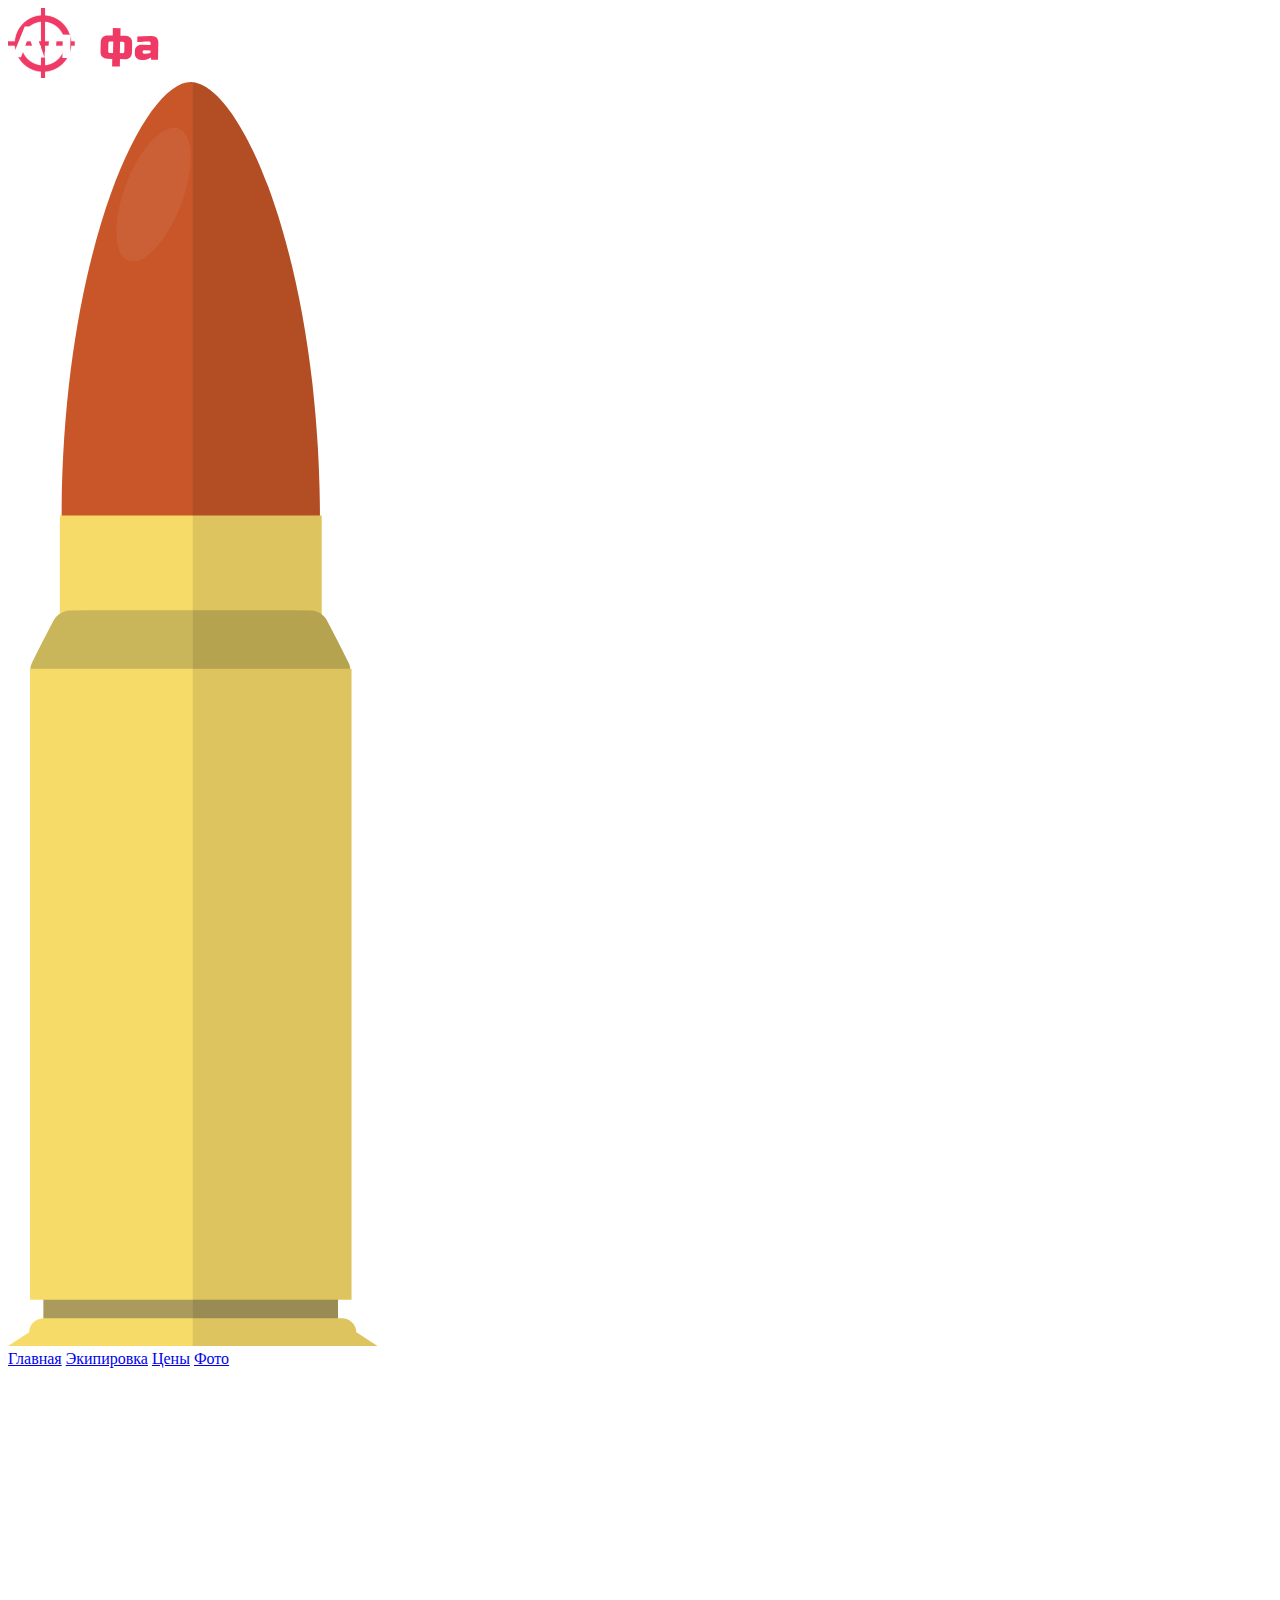
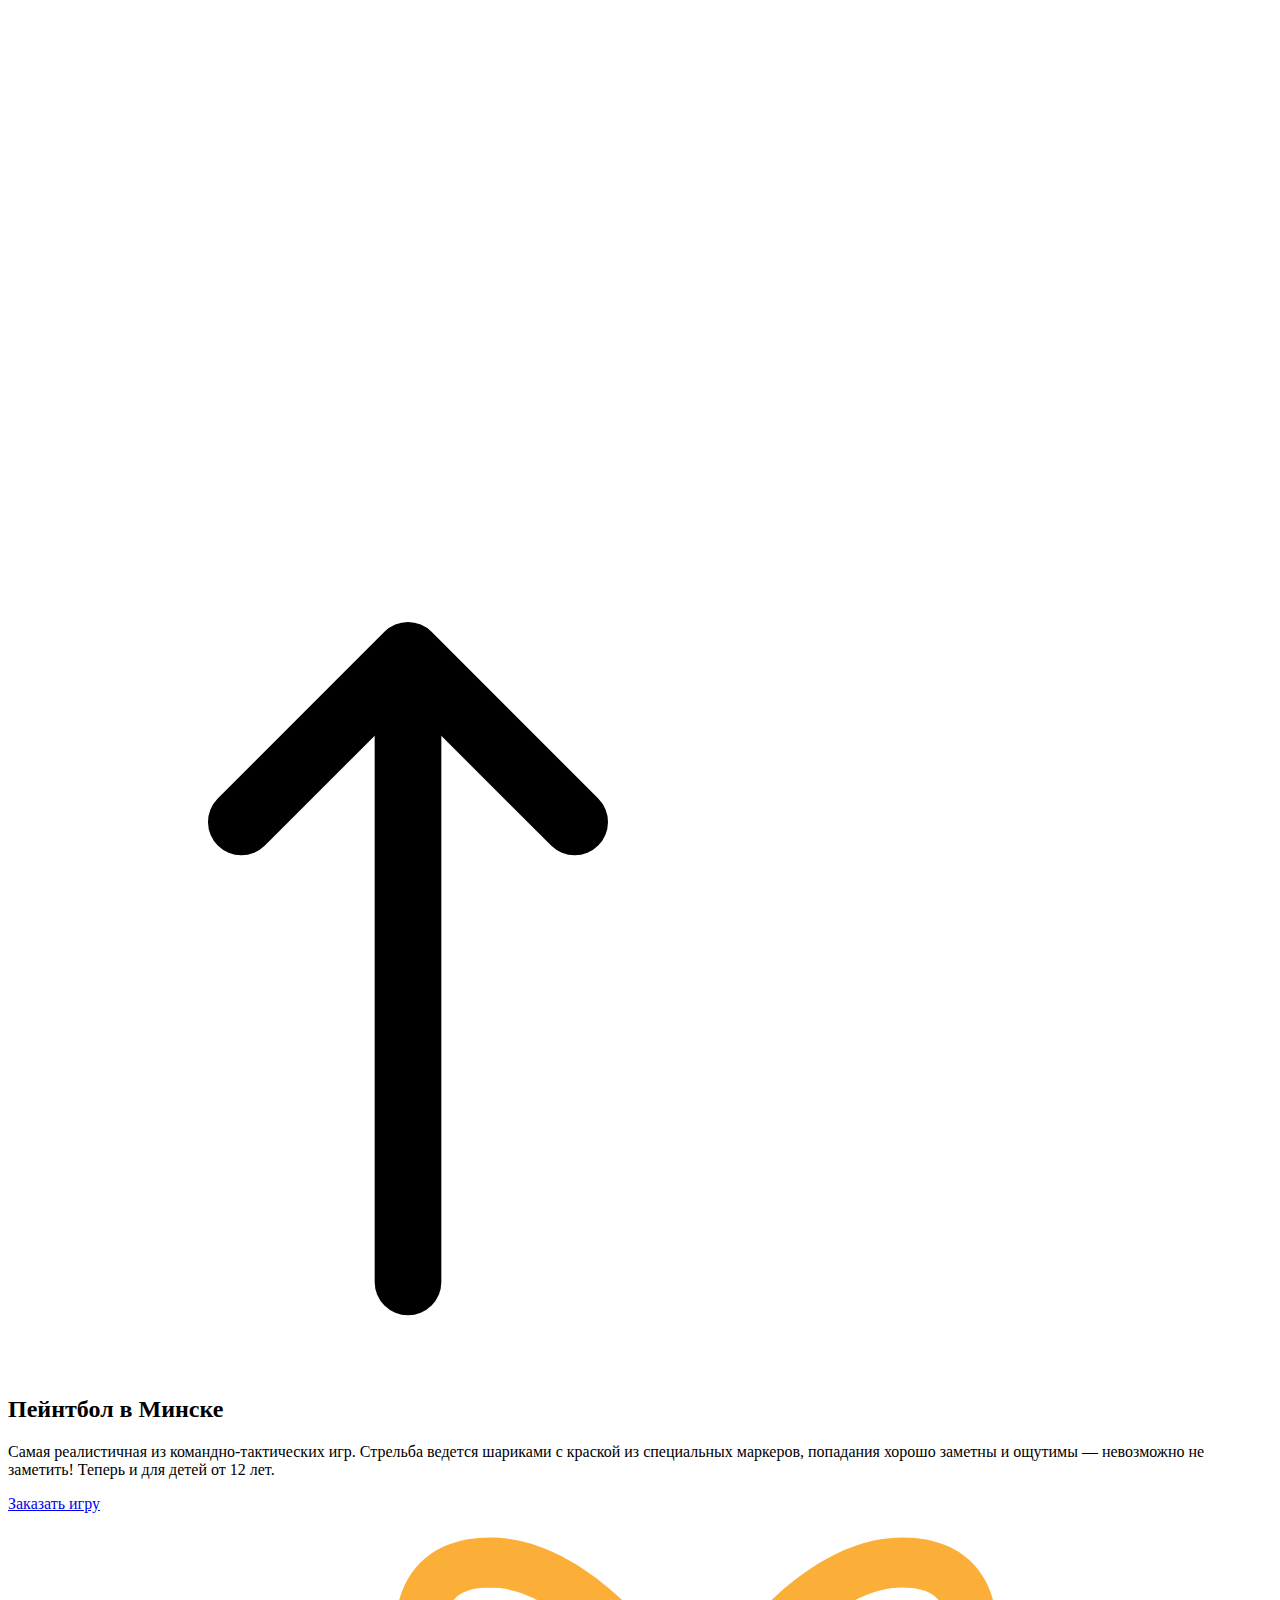
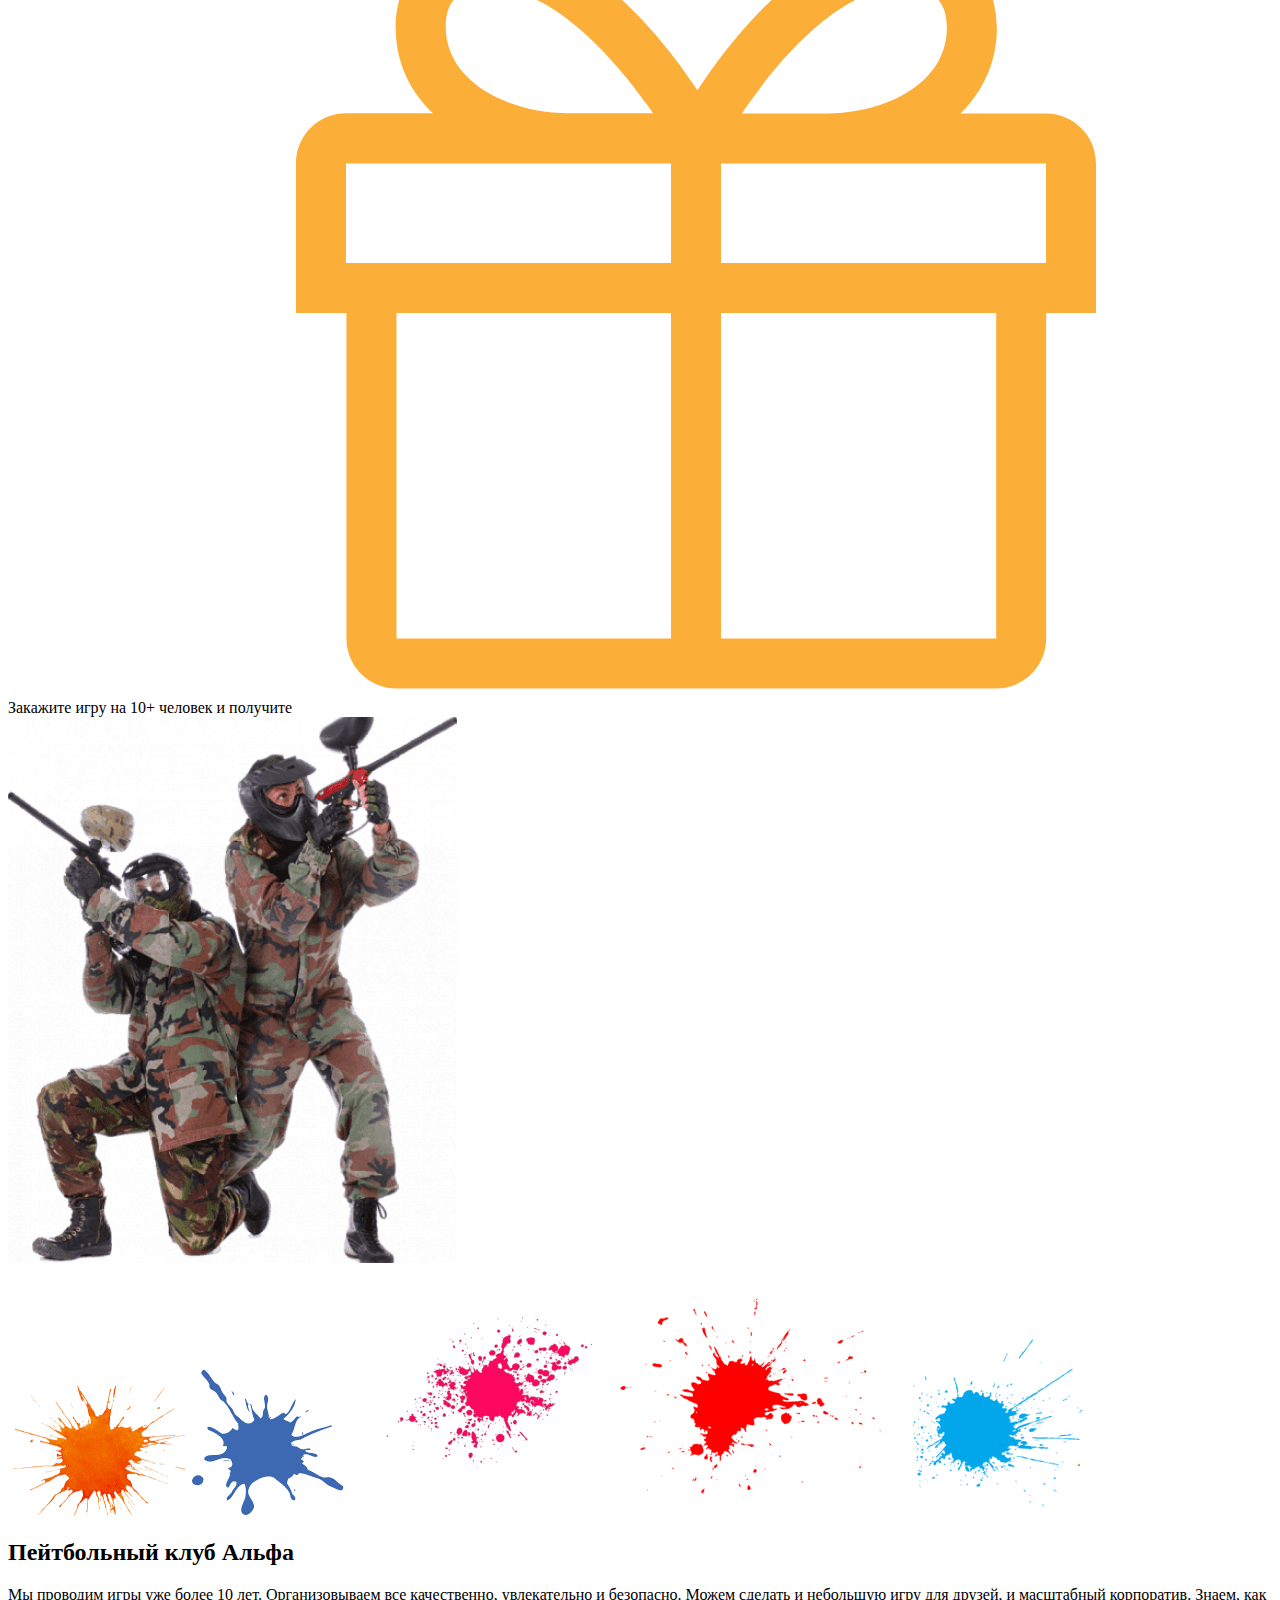
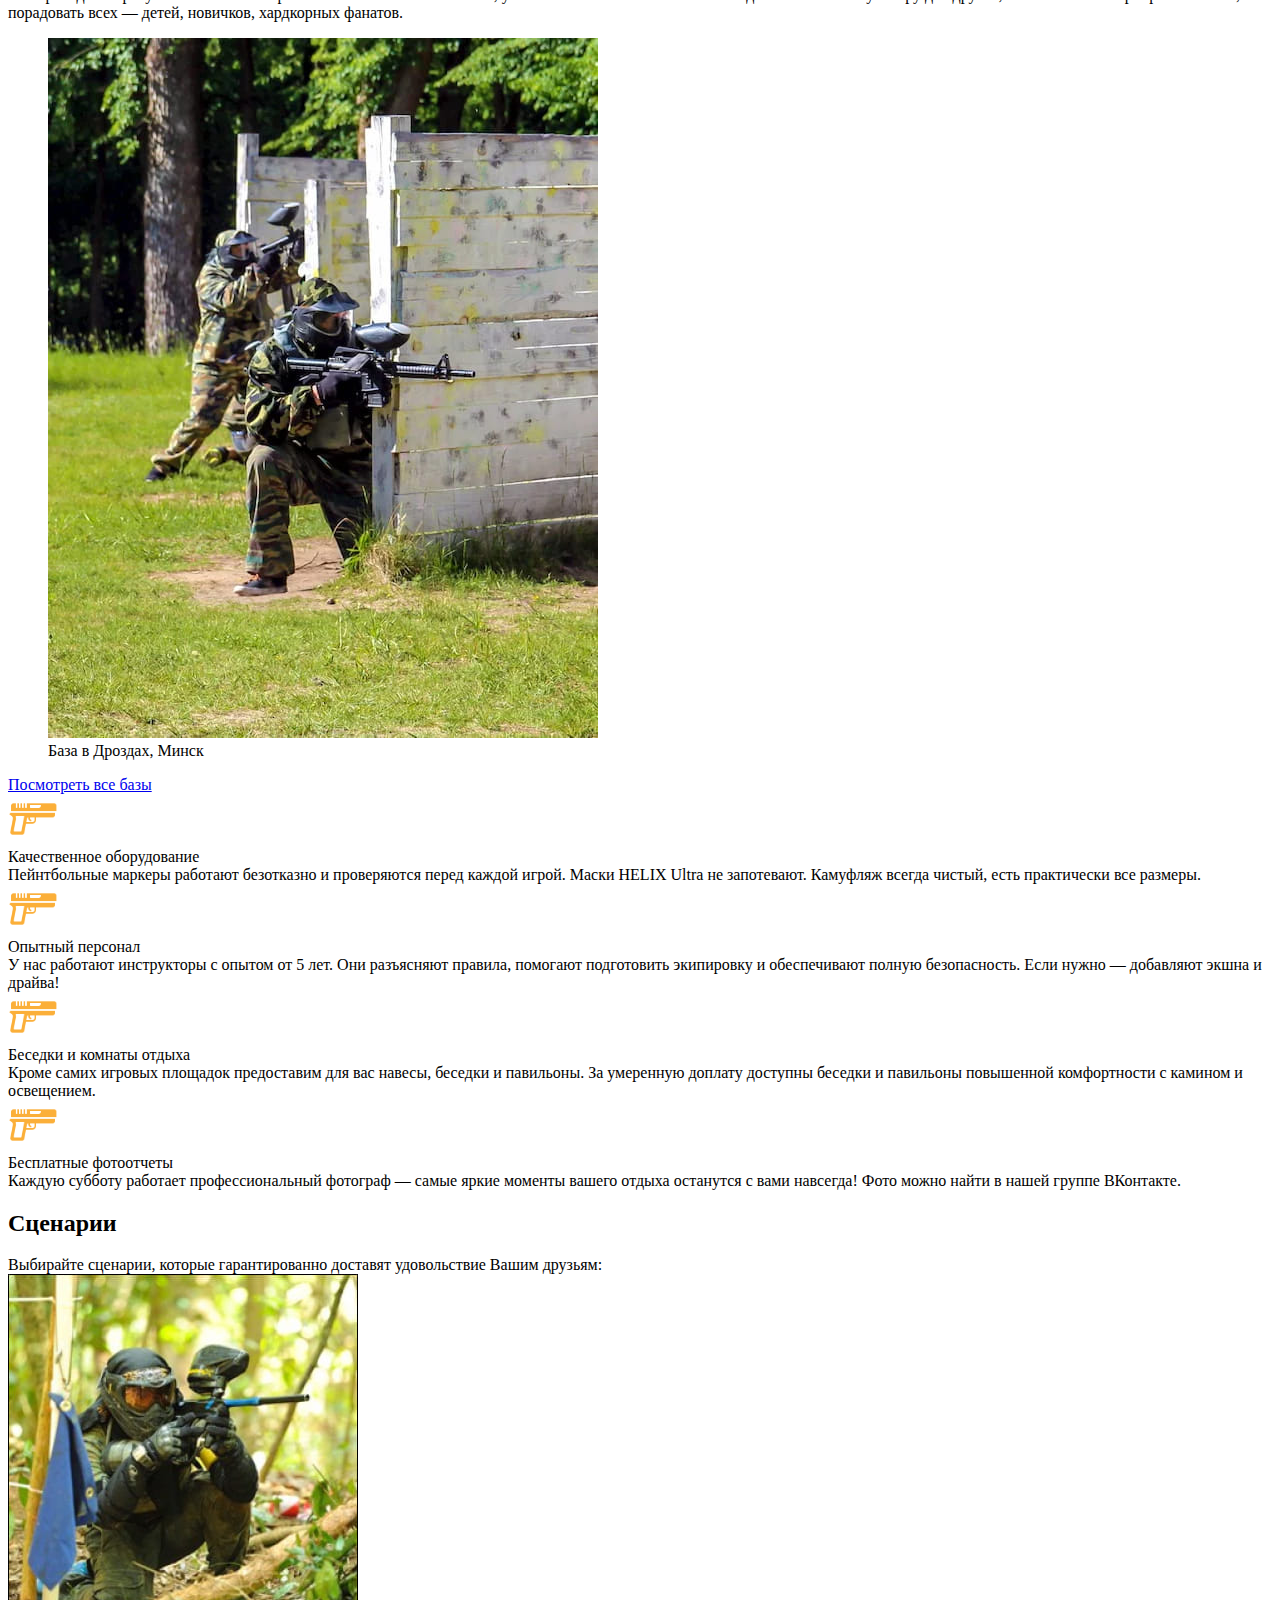
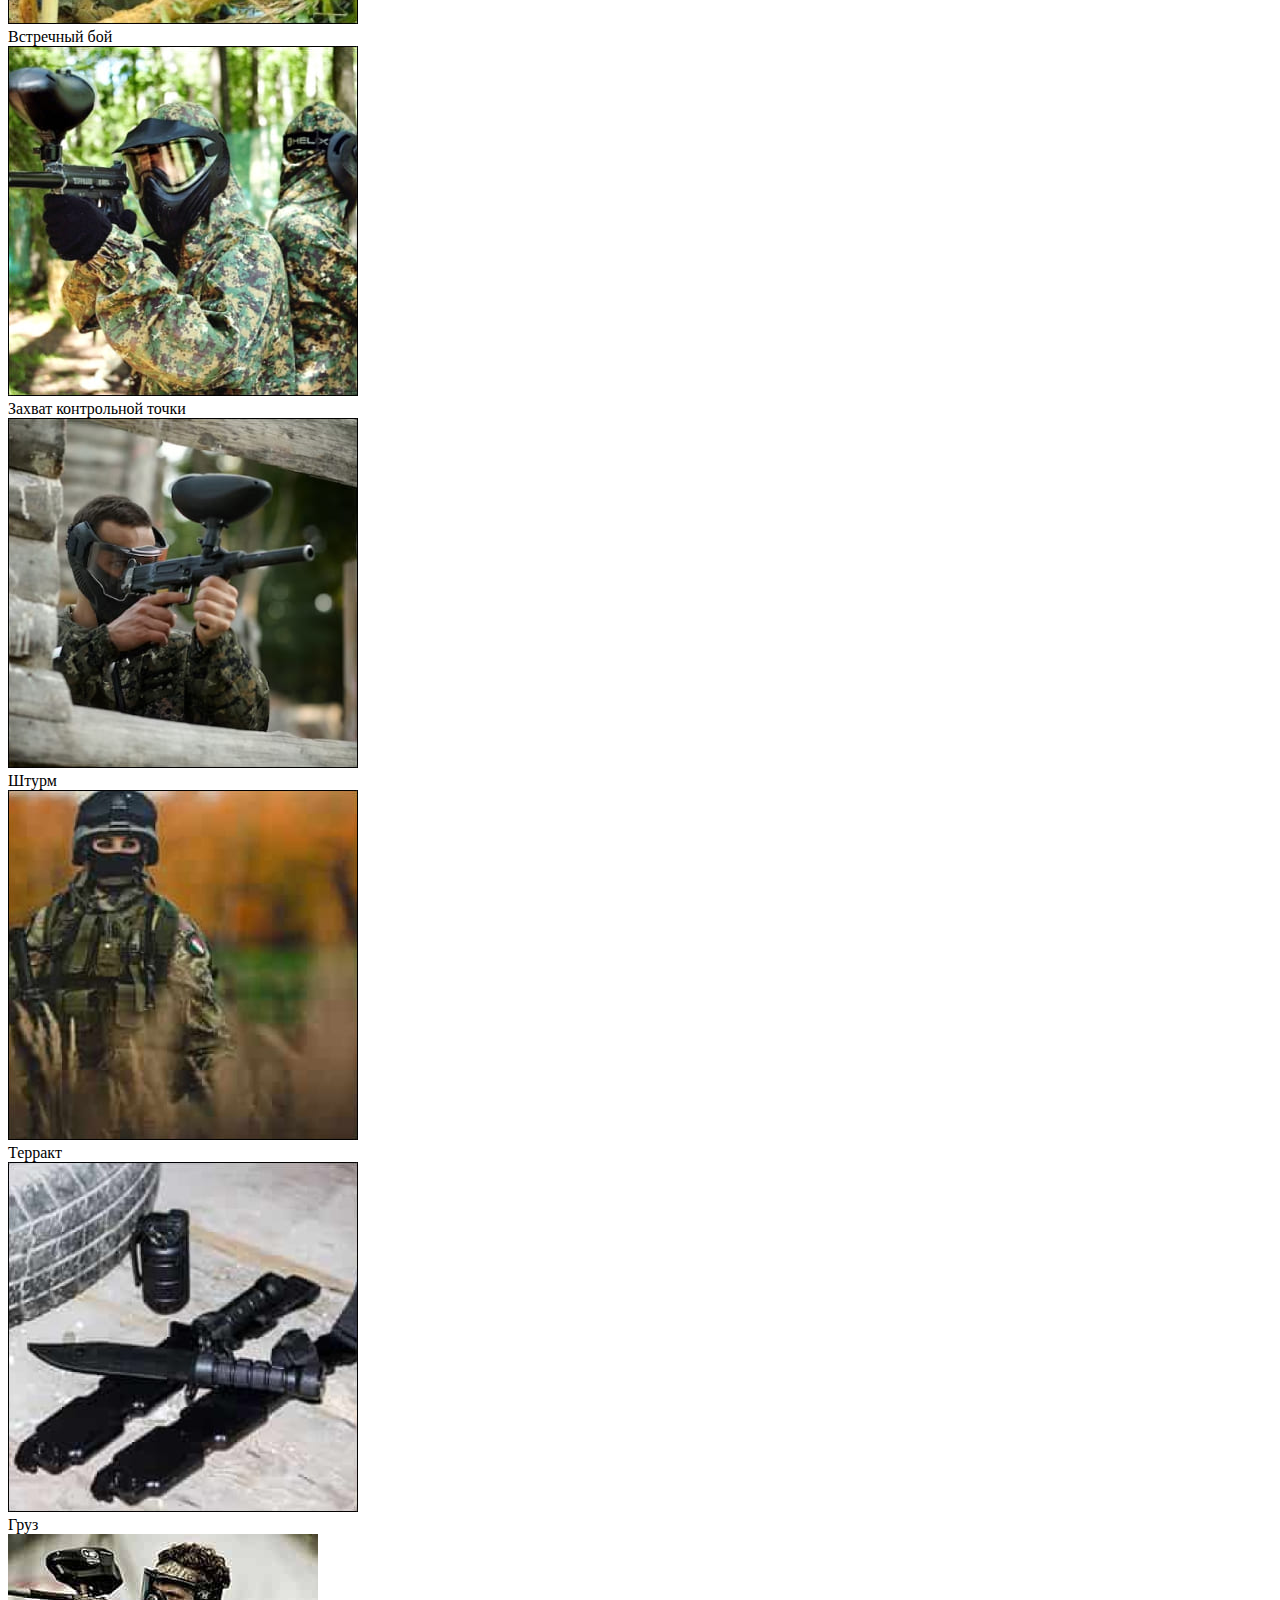
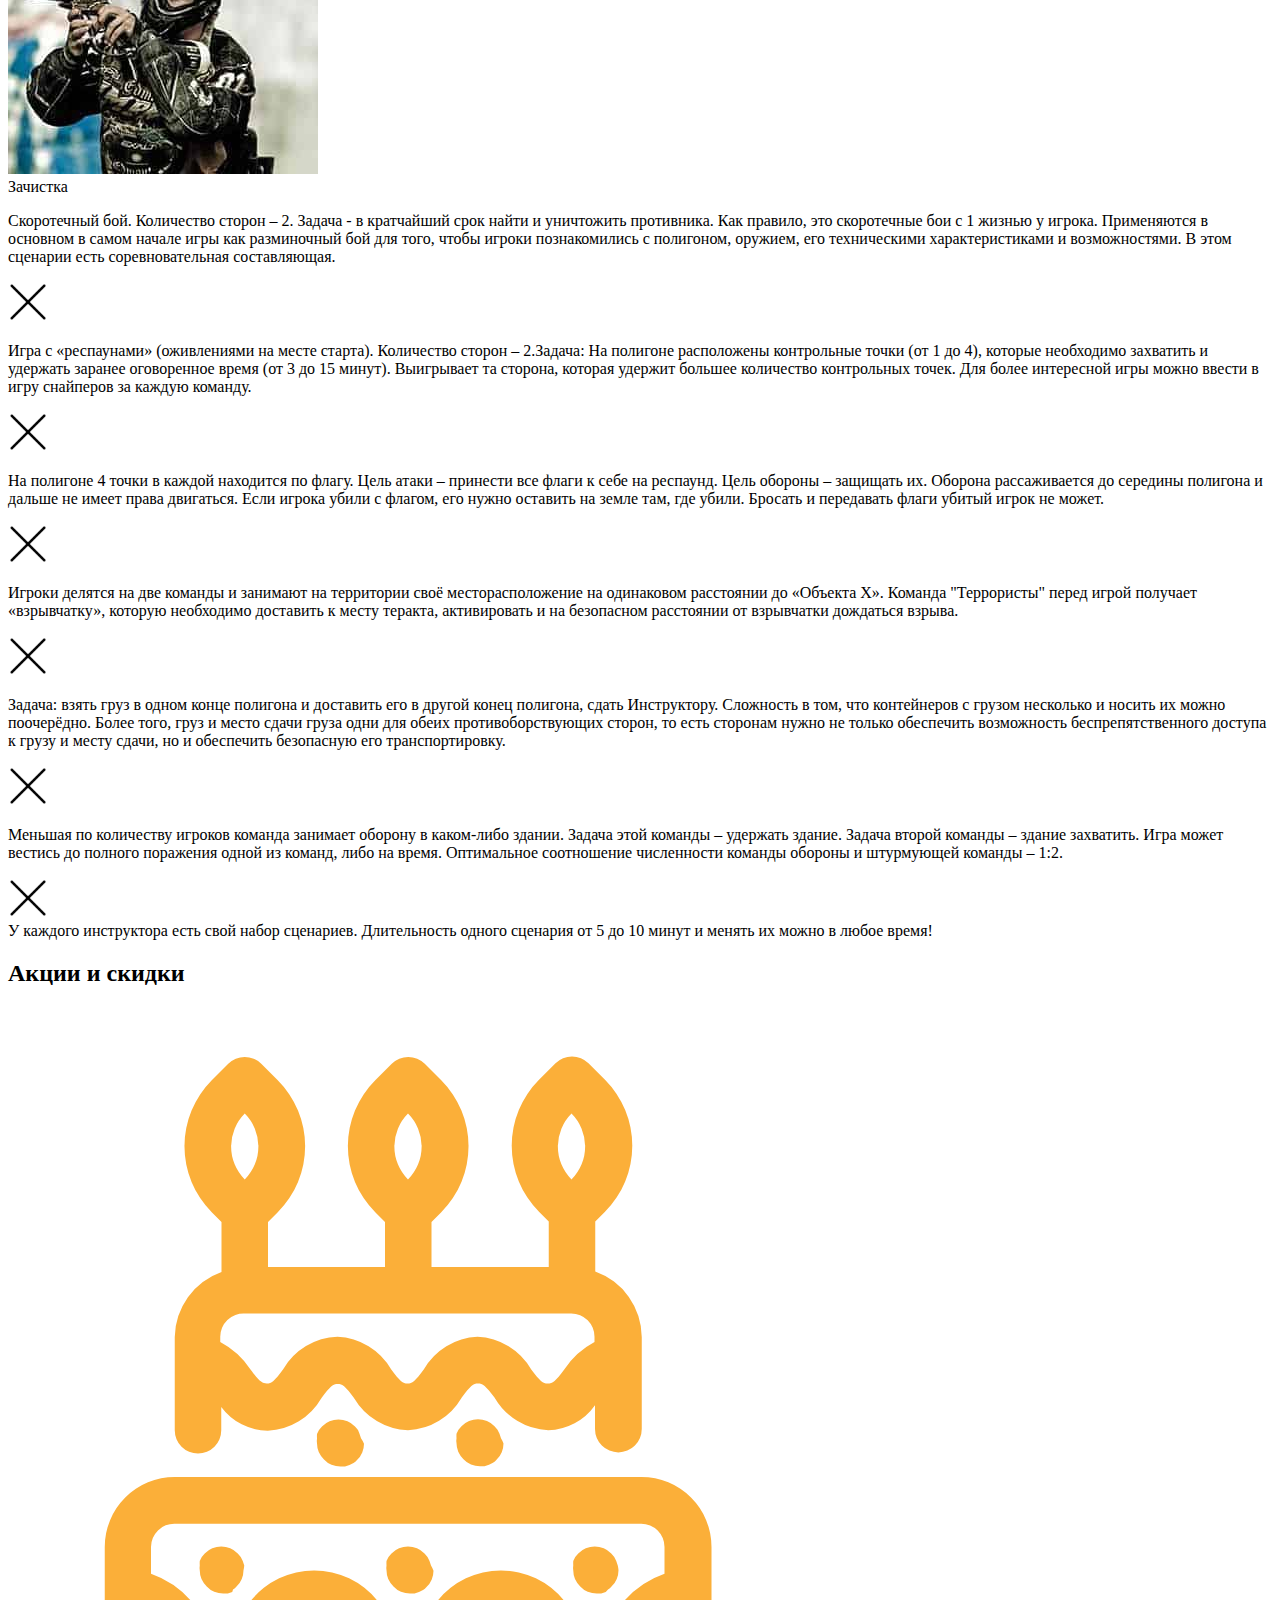
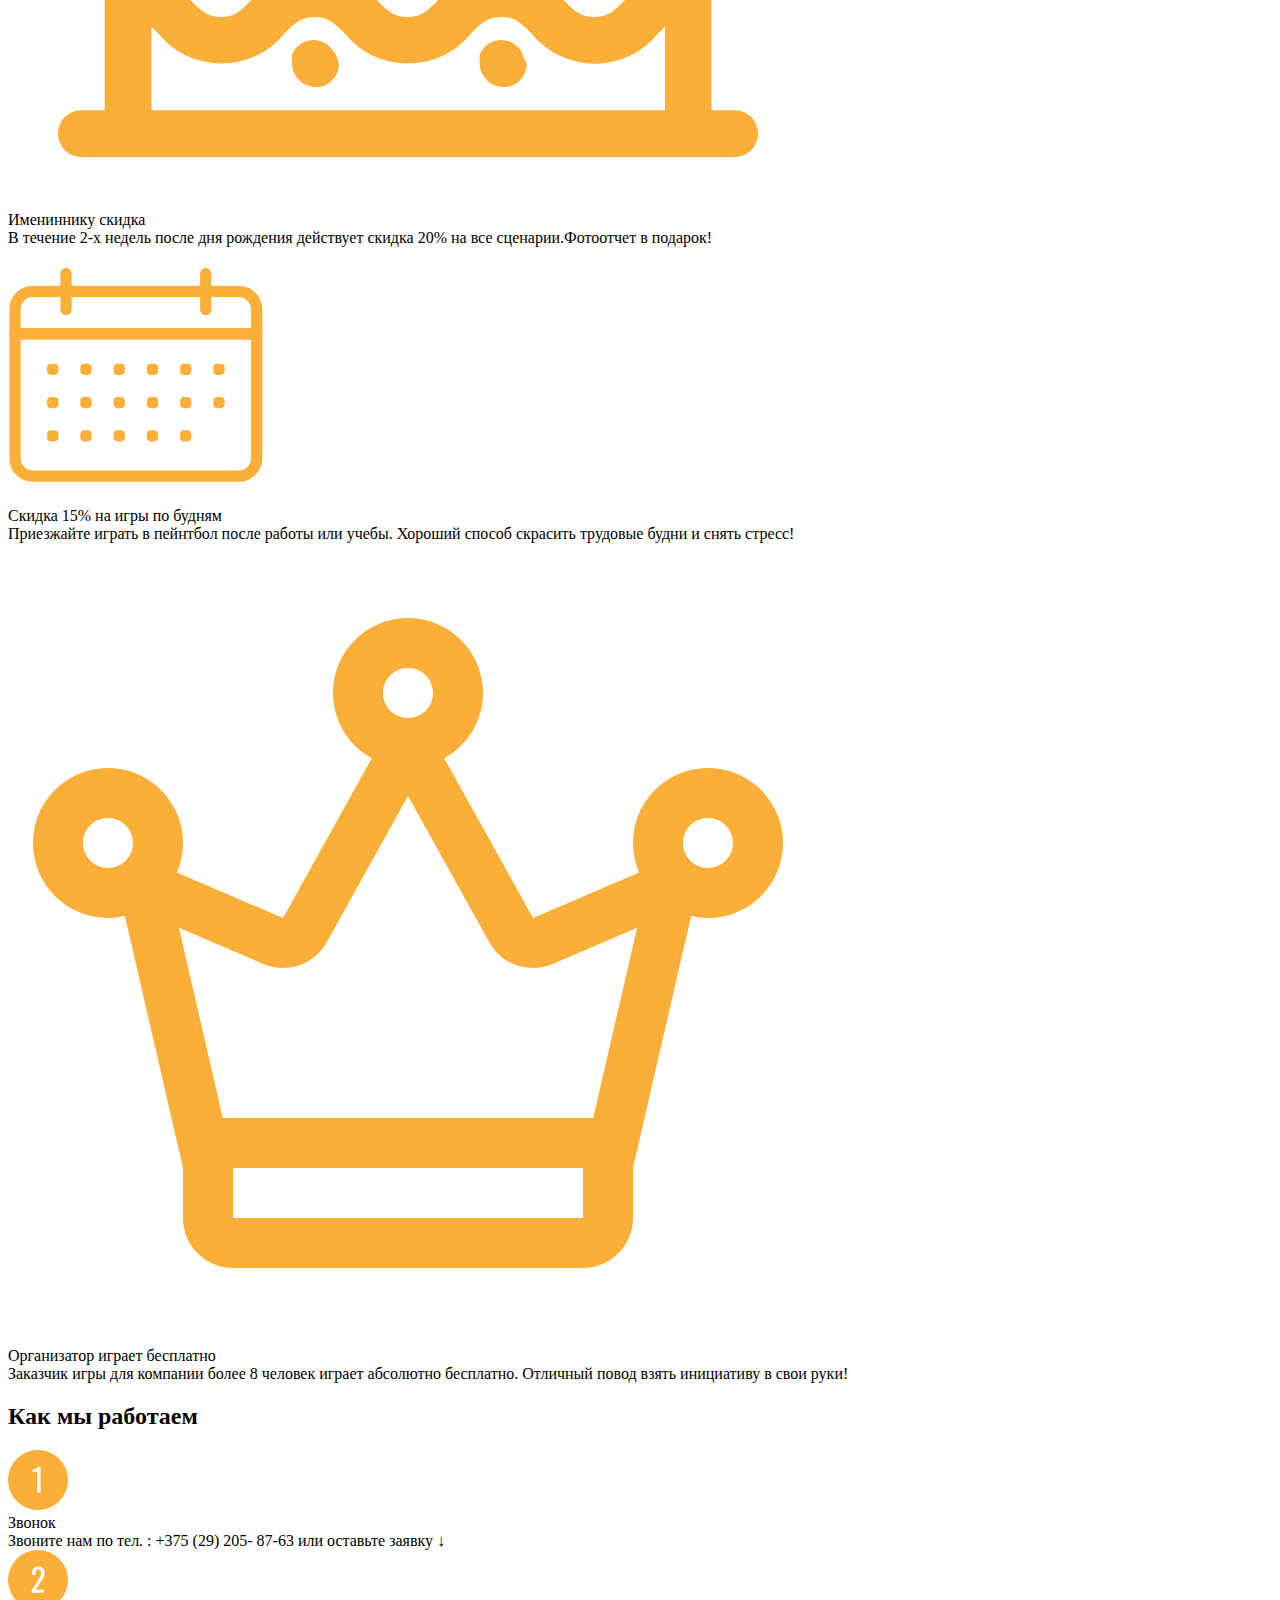
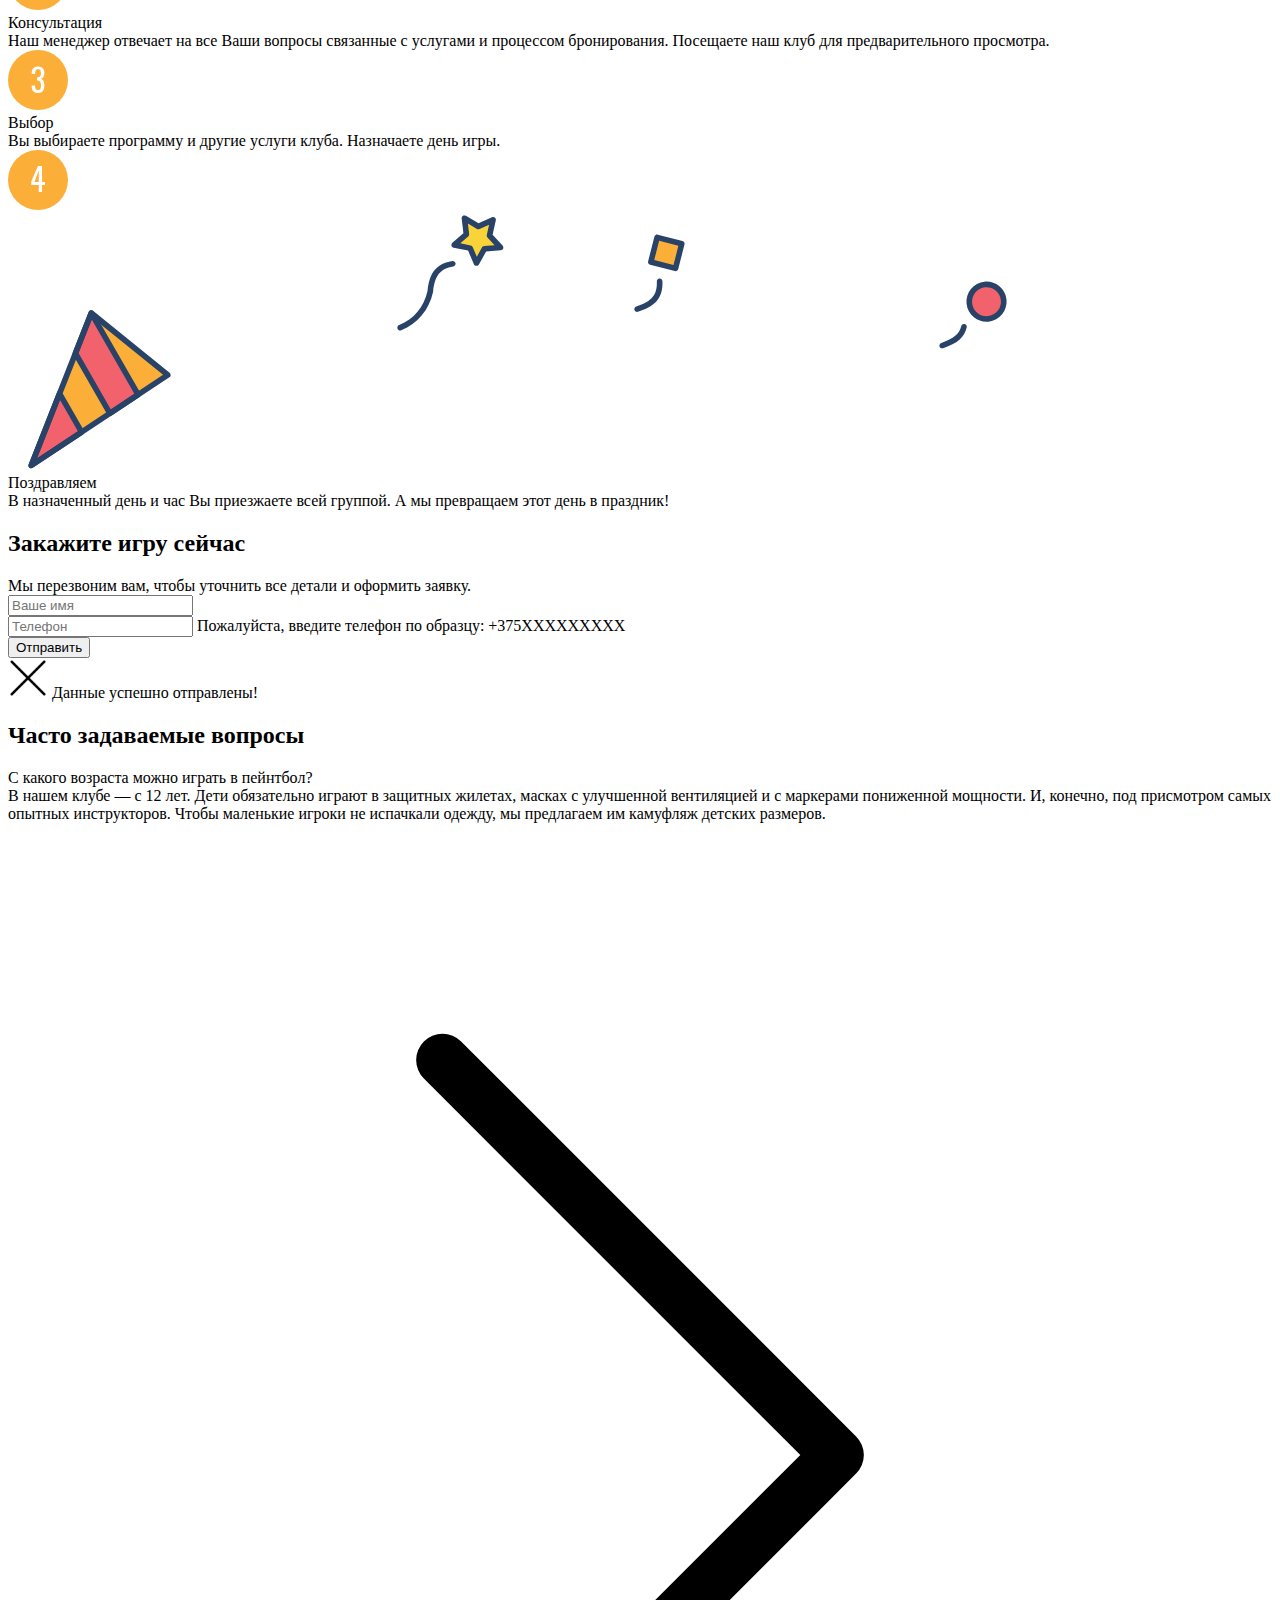
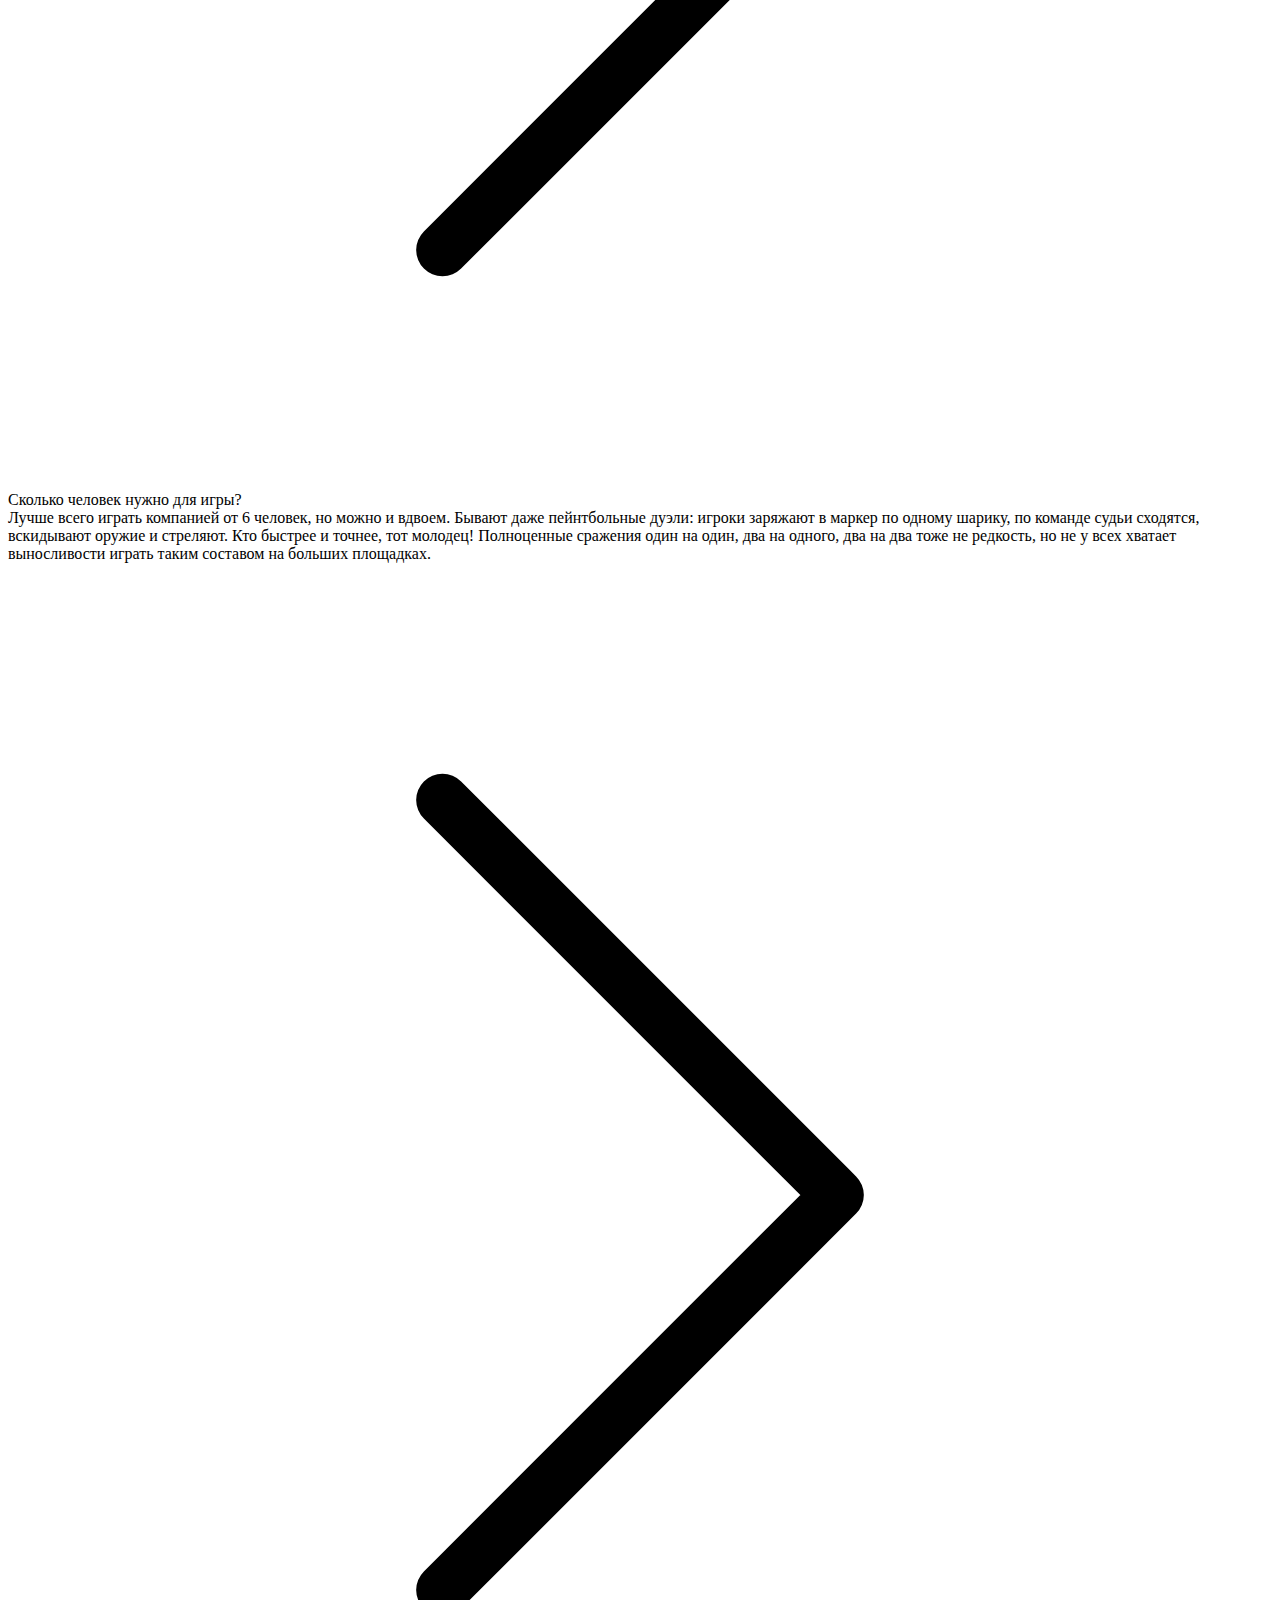
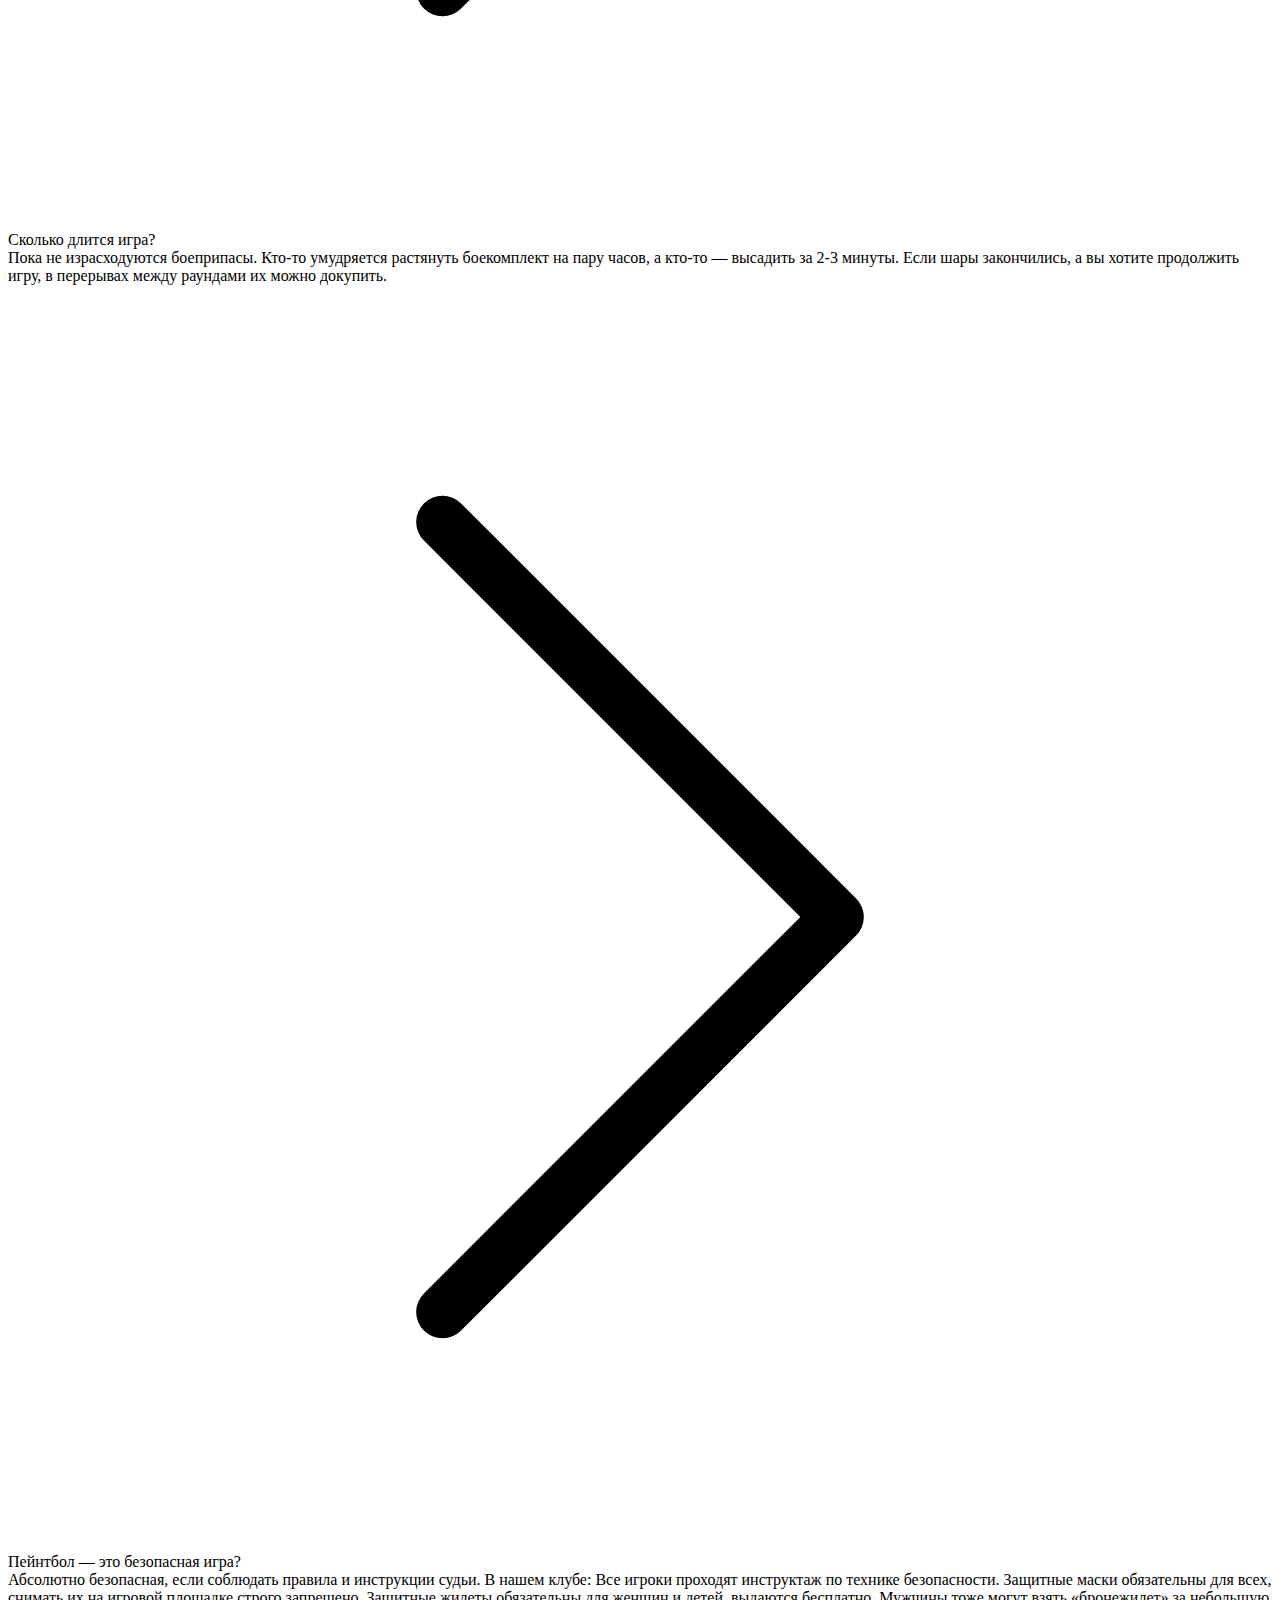
<file: test.html>
<!DOCTYPE html>
<html lang="en">
<head>
    <meta charset="UTF-8">
    <meta http-equiv="X-UA-Compatible" content="IE=edge">
    <meta name="viewport" content="width=device-width, initial-scale=1.0">
    <title>Document</title>
</head>
<body>
    <a id="begin-anchor" href="#"></a>
    <header>
        <div class="container">
            <div class="header__content">
                <div class="header__logo">
                    <a href="index.html">
                        <img src="img/logo.svg" alt="Alpha-logo" class="logo">
                        <img src="img/bullet.svg" alt="bullet" class="logo-bullet">
                    </a>
                </div>
                <nav class="header__menu">
                    <a href="#" class="header__link active">Главная</a>
                    <a href="equipment.html" class="header__link">Экипировка</a>
                    <a href="price.html" class="header__link">Цены</a>
                    <a href="photos.html" class="header__link">Фото</a>
                </nav>
                <div class="header__burger">
                    <img src="img/burger-menu.svg" alt="burger-menu">
                </div>
            </div>
        </div>
    </header>
    <main>
        <div class="container">
            <a class="up-arrow" href="#begin-anchor">
                <img src="img/up-arrow.svg" alt="begin-anchor">
            </a>
            <div class="main">
                <div class="main__content">
                    <h2 class="main__heading heading">Пейнтбол в Минске</h2>
                    <p class="main__text">Самая реалистичная из командно-тактических игр. Стрельба ведется шариками с
                        краской из специальных маркеров, попадания хорошо заметны и ощутимы — невозможно не заметить!
                        Теперь и для детей от 12 лет.</p>
                    <a href="#order" class="main__btn btn">Заказать игру</a>
                    <div class="main__present">
                        <span class="main__present-text">Закажите игру на 10+ человек и получите </span>
                        <img src="img/index/present.svg" alt="подарок" class="main__present-img">
                    </div>
                </div>
                <div class="main__images">
                    <img src="img/index/main-photo.png" alt="paintballists" class="main__img">
                    <div class="main__spots">
                        <img src="img/index/orange-spot.png" alt="spot" class="main__spot orange-spot">
                        <img src="img/index/blue-spot.png" alt="spot" class="main__spot blue-spot">
                        <img src="img/index/pink-spot.png" alt="spot" class="main__spot pink-spot">
                        <img src="img/index/red-spot.png" alt="spot" class="main__spot red-spot">
                        <img src="img/index/skyblue-spot.png" alt="spot" class="main__spot skyblue-spot">
                    </div>
                </div>
            </div>
            <div class="description">
                <h2 class="description__heading heading">Пейтбольный клуб Альфа</h2>
                <p class="description__text">Мы проводим игры уже более 10 лет. Организовываем все качественно,
                    увлекательно и безопасно. Можем сделать и небольшую игру для друзей, и масштабный корпоратив. Знаем,
                    как порадовать всех — детей, новичков, хардкорных фанатов.</p>
                <div class="description__content">
                    <div class="description__img">
                        <figure>
                            <img src="img/index/description.jpg" alt="field">
                            <figcaption>База в Дроздах, Минск</figcaption>
                        </figure>
                        <a href="photos.html" class="description__btn btn">Посмотреть все базы</a>
                    </div>
                    <div class="description__items">
                        <div class="description__item">
                            <div>
                                <img src="img/index/pistol.svg" alt="pistol" class="description__item-img">
                            </div>
                            <div class="description__item-content">
                                <div class="description__item-heading">Качественное оборудование</div>
                                <div class="description__item-info">Пейнтбольные маркеры работают безотказно и
                                    проверяются перед каждой игрой. Маски HELIX Ultra не запотевают. Камуфляж всегда
                                    чистый, есть практически все размеры.</div>
                            </div>
                        </div>
                        <div class="description__item">
                            <div>
                                <img src="img/index/pistol.svg" alt="pistol" class="description__item-img">
                            </div>
                            <div class="description__item-content">
                                <div class="description__item-heading">Опытный персонал</div>
                                <div class="description__item-info">У нас работают инструкторы с опытом от 5 лет. Они
                                    разъясняют правила, помогают подготовить экипировку и обеспечивают полную
                                    безопасность. Если нужно — добавляют экшна и драйва!</div>
                            </div>
                        </div>
                        <div class="description__item">
                            <div>
                                <img src="img/index/pistol.svg" alt="pistol" class="description__item-img">
                            </div>
                            <div class="description__item-content">
                                <div class="description__item-heading">Беседки и комнаты отдыха</div>
                                <div class="description__item-info">Кроме самих игровых площадок предоставим для вас
                                    навесы, беседки и павильоны. За умеренную доплату доступны беседки и павильоны
                                    повышенной комфортности с камином и освещением.
                                </div>
                            </div>
                        </div>
                        <div class="description__item">
                            <div>
                                <img src="img/index/pistol.svg" alt="pistol" class="description__item-img">
                            </div>
                            <div class="description__item-content">
                                <div class="description__item-heading">Бесплатные фотоотчеты</div>
                                <div class="description__item-info">Каждую субботу работает профессиональный фотограф —
                                    самые яркие моменты вашего отдыха останутся с вами навсегда! Фото можно найти в
                                    нашей группе ВКонтакте.
                                </div>
                            </div>
                        </div>
                    </div>
                </div>
            </div>
        </div>

        <div class="scenarios">
            <div class="container">
                <h2 class="scenarios__heading heading">Сценарии</h2>
                <div class="scenarios__text">Выбирайте сценарии, которые гарантированно доставят удовольствие Вашим
                    друзьям:</div>
                <div class="scenarios__slider">
                    <div class="scenario" data-id="scenario0">
                        <img src="img/index/meetfight.jpg" alt="scenario__img" class="scenario__img">
                        <div class="scenario__bg"></div>
                        <div class="scenario__name">Встречный бой</div>
                    </div>
                    <div class="scenario" data-id="scenario1">
                        <img src="img/index/takespot.jpg" alt="scenario__img" class="scenario__img">
                        <div class="scenario__bg"></div>
                        <div class="scenario__name">Захват контрольной точки</div>
                    </div>
                    <div class="scenario" data-id="scenario2">
                        <img src="img/index/storm.jpg" alt="scenario__img" class="scenario__img">
                        <div class="scenario__bg"></div>
                        <div class="scenario__name">Штурм</div>
                    </div>
                    <div class="scenario" data-id="scenario3">
                        <img src="img/index/terract.jpg" alt="scenario__img" class="scenario__img">
                        <div class="scenario__bg"> </div>
                        <div class="scenario__name">Терракт</div>
                    </div>
                    <div class="scenario" data-id="scenario4">
                        <img src="img/index/burden.jpg" alt="scenario__img" class="scenario__img">
                        <div class="scenario__bg"> </div>
                        <div class="scenario__name">Груз</div>
                    </div>
                    <div class="scenario" data-id="scenario5">
                        <img src="img/index/cleanup.jpg" alt="scenario__img" class="scenario__img">
                        <div class="scenario__bg"> </div>
                        <div class="scenario__name">Зачистка</div>
                    </div>
                </div>
                <div class="scenario__descriptions">

                    <div class="description__modal" data-id="scenario0">
                        <div class="description__modal-main">
                            <div class="description__modal-content">
                                <p>Скоротечный бой. Количество сторон – 2.
                                    Задача - в кратчайший срок найти и уничтожить противника. Как правило, это
                                    скоротечные
                                    бои с 1 жизнью у игрока. Применяются в основном в самом начале игры как разминочный
                                    бой
                                    для того, чтобы игроки познакомились с полигоном, оружием, его техническими
                                    характеристиками и возможностями. В этом сценарии есть соревновательная
                                    составляющая.
                                </p>
                                <img src="img/index/close.svg" alt="close-icon">
                            </div>
                        </div>
                    </div>

                    <div class="description__modal" data-id="scenario1">
                        <div class="description__modal-main">
                            <div class="description__modal-content">
                                <p>Игра с «респаунами» (оживлениями на месте старта). Количество сторон – 2.Задача: На
                                    полигоне расположены контрольные точки (от 1 до 4), которые необходимо захватить и
                                    удержать заранее оговоренное время (от 3 до 15 минут). Выигрывает та сторона,
                                    которая
                                    удержит большее количество контрольных точек. Для более интересной игры можно ввести
                                    в
                                    игру снайперов за каждую команду.
                                </p>
                                <img src="img/index/close.svg" alt="close-icon">
                            </div>
                        </div>
                    </div>

                    <div class="description__modal" data-id="scenario2">
                        <div class="description__modal-main">
                            <div class="description__modal-content">
                                <p>На полигоне 4 точки в каждой находится по флагу. Цель атаки – принести все флаги к
                                    себе
                                    на респаунд. Цель обороны – защищать их. Оборона рассаживается до середины полигона
                                    и
                                    дальше не имеет права двигаться. Если игрока убили с флагом, его нужно оставить на
                                    земле
                                    там, где убили. Бросать и передавать флаги убитый игрок не может.
                                </p>
                                <img src="img/index/close.svg" alt="close-icon">
                            </div>
                        </div>
                    </div>

                    <div class="description__modal" data-id="scenario3">
                        <div class="description__modal-main">
                            <div class="description__modal-content">
                                <p>Игроки делятся на две команды и занимают на территории своё месторасположение на
                                    одинаковом расстоянии до «Объекта Х». Команда "Террористы" перед игрой получает
                                    «взрывчатку», которую необходимо доставить к месту теракта, активировать и на
                                    безопасном
                                    расстоянии от взрывчатки дождаться взрыва.
                                </p>
                                <img src="img/index/close.svg" alt="close-icon">
                            </div>
                        </div>
                    </div>

                    <div class="description__modal" data-id="scenario4">
                        <div class="description__modal-main">
                            <div class="description__modal-content">
                                <p>Задача: взять груз в одном конце полигона и доставить его в другой конец полигона,
                                    сдать
                                    Инструктору. Сложность в том, что контейнеров с грузом несколько и носить их можно
                                    поочерёдно. Более того, груз и место сдачи груза одни для обеих противоборствующих
                                    сторон, то есть сторонам нужно не только обеспечить возможность беспрепятственного
                                    доступа к грузу и месту сдачи, но и обеспечить безопасную его транспортировку.
                                </p>
                                <img src="img/index/close.svg" alt="close-icon">
                            </div>
                        </div>
                    </div>

                    <div class="description__modal" data-id="scenario5">
                        <div class="description__modal-main">
                            <div class="description__modal-content">
                                <p> Меньшая по количеству игроков команда занимает оборону в каком-либо здании. Задача
                                    этой
                                    команды – удержать здание. Задача второй команды – здание захватить. Игра может
                                    вестись
                                    до полного поражения одной из команд, либо на время. Оптимальное соотношение
                                    численности
                                    команды обороны и штурмующей команды – 1:2.
                                </p>
                                <img src="img/index/close.svg" alt="close-icon">
                            </div>
                        </div>
                    </div>
                </div>
                <div class="scenarios__descr">У каждого инструктора есть свой набор сценариев. Длительность одного
                    сценария от 5 до 10 минут и менять их можно в любое время!</div>
            </div>
        </div>

        <div class="container">
            <div class="discounts">
                <h2 class="discounts__heading heading">Акции и скидки</h2>
                <div class="discounts__items">
                    <div class="discount">
                        <div class="discount__img">
                            <img src="img/index/cake.svg" alt="calendar">
                        </div>
                        <div class="discount__content">
                            <div class="discount__heading">Имениннику скидка</div>
                            <div class="discount__text">В течение 2-х недель после дня рождения действует скидка 20% на
                                все сценарии.Фотоотчет в подарок!
                            </div>
                        </div>
                    </div>
                    <div class="discount">
                        <div class="discount__img">
                            <img src="img/index/calendar.svg" alt="calendar">
                        </div>
                        <div class="discount__content">
                            <div class="discount__heading">Скидка 15% на игры по будням</div>
                            <div class="discount__text">Приезжайте играть в пейнтбол после работы или учебы. Хороший
                                способ скрасить трудовые будни и снять стресс!
                            </div>
                        </div>
                    </div>
                    <div class="discount">
                        <div class="discount__img">
                            <img src="img/index/crown.svg" alt="crown">
                        </div>
                        <div class="discount__content">
                            <div class="discount__heading">Организатор играет бесплатно</div>
                            <div class="discount__text">Заказчик игры для компании более 8 человек играет абсолютно
                                бесплатно. Отличный повод взять инициативу в свои руки!</div>
                        </div>
                    </div>
                </div>
            </div>
            <div class="process">
                <h2 class="process__heading heading">Как мы работаем</h2>
                <div class="process__points">
                    <div class="point" id="point-1">
                        <div class="point__img">
                            <img src="img/index/1.svg" alt="point__circle" class="point__circle">
                            <div class="point__line"></div>
                        </div>
                        <div class="point__content">
                            <div class="point-heading">Звонок</div>
                            <div class="point__text">Звоните нам по тел. : +375 (29) 205- 87-63 или оставьте заявку ↓
                            </div>
                        </div>
                    </div>
                    <div class="point" id="point-2">
                        <div class="point__img">
                            <img src="img/index/2.svg" alt="point__circle" class="point__circle">
                            <div class="point__line"></div>
                        </div>
                        <div class="point__content">
                            <div class="point-heading">Консультация</div>
                            <div class="point__text">Наш менеджер отвечает на все Ваши вопросы связанные с услугами и
                                процессом бронирования. Посещаете наш клуб для предварительного просмотра.</div>
                        </div>
                    </div>
                    <div class="point" id="point-3">
                        <div class="point__img">
                            <img src="img/index/3.svg" alt="point__circle" class="point__circle">
                            <div class="point__line"></div>
                        </div>
                        <div class="point__content">
                            <div class="point-heading">Выбор</div>
                            <div class="point__text">Вы выбираете программу и другие услуги клуба. Назначаете день игры.
                            </div>
                        </div>
                    </div>
                    <div class="point" id="point-4">
                        <div class="point__img">
                            <img src="img/index/4.svg" alt="point__circle" class="point__circle">
                            <div class="point__line point__line-last"></div>
                            <img src="img/index/cylinder.svg" alt="congrats-cylinder"
                                class="point__congrats-img congrats-cylinder">
                            <img src="img/index/star-confetti.svg" alt="congrats-star"
                                class="point__congrats-img congrats-star">
                            <img src="img/index/square-confetti.svg" alt="congrats-square"
                                class="point__congrats-img congrats-square">
                            <img src="img/index/circle-confetti.svg" alt="congrats-circle"
                                class="point__congrats-img congrats-circle">

                        </div>
                        <div class="point__content">
                            <div class="point-heading">Поздравляем</div>
                            <div class="point__text">В назначенный день и час Вы приезжаете всей группой. А мы
                                превращаем этот день в праздник!</div>
                        </div>
                    </div>
                </div>
            </div>

            <!-- Anchor to the Order section below -->
            <a id="order" href="#"></a>

            <div class="order">
                <h2 class="order__heading heading">Закажите игру сейчас</h2>
                <div class="order__text">Мы перезвоним вам, чтобы уточнить все детали и оформить заявку.</div>
                <form class="order__form">
                    <div class="form__fields">
                        <input id="order-name" type="text" placeholder="Ваше имя">
                        <div class="order__number-field">
                            <input id="order-number" type="text" placeholder="Телефон">
                            <span class="order__number-warning">Пожалуйста, введите телефон по образцу:
                                +375ХХХХХХХХХ</span>
                        </div>
                        <button class="order__btn">Отправить</button>
                    </div>
                    <div class="order__success-modal">
                        <div class="order__success-content">
                            <img src="img/index/close.svg" alt="close-icon" class="order__success-close">
                            <span>Данные успешно отправлены!</span>
                        </div>
                    </div>
                </form>
            </div>
            <div class="questions">
                <h2 class="questions__heading heading">Часто задаваемые вопросы</h2>
                <div class="questions__list">
                    <div class="question">
                        <div class="question__heading">С какого возраста можно играть в пейнтбол?</div>
                        <div class="question__answer">В нашем клубе — с 12 лет. Дети обязательно играют в защитных
                            жилетах, масках с улучшенной вентиляцией и с маркерами пониженной мощности. И, конечно, под
                            присмотром самых опытных инструкторов. Чтобы маленькие игроки не испачкали одежду, мы
                            предлагаем им камуфляж детских размеров.</div>
                        <img class="question__img" alt="question__img" src="img/right-arrow.svg">
                    </div>
                    <div class="question">
                        <div class="question__heading">Сколько человек нужно для игры?</div>
                        <div class="question__answer">Лучше всего играть компанией от 6 человек, но можно и вдвоем.
                            Бывают даже пейнтбольные дуэли: игроки заряжают в маркер по одному шарику, по команде судьи
                            сходятся, вскидывают оружие и стреляют. Кто быстрее и точнее, тот молодец! Полноценные
                            сражения один на один, два на одного, два на два тоже не редкость, но не у всех хватает
                            выносливости играть таким составом на больших площадках.
                        </div>
                        <img class="question__img" alt="question__img" src="img/right-arrow.svg">
                    </div>
                    <div class="question">
                        <div class="question__heading">Сколько длится игра?</div>
                        <div class="question__answer">Пока не израсходуются боеприпасы. Кто-то умудряется растянуть
                            боекомплект на пару часов, а кто-то — высадить за 2-3 минуты. Если шары закончились, а вы
                            хотите продолжить игру, в перерывах между раундами их можно докупить.</div>
                        <img class="question__img" alt="question__img" src="img/right-arrow.svg">
                    </div>
                    <div class="question">
                        <div class="question__heading">Пейнтбол — это безопасная игра?</div>
                        <div class="question__answer">
                            Абсолютно безопасная, если соблюдать правила и инструкции судьи. В нашем клубе:

                            Все игроки проходят инструктаж по технике безопасности.
                            Защитные маски обязательны для всех, снимать их на игровой площадке строго запрещено.
                            Защитные жилеты обязательны для женщин и детей, выдаются бесплатно. Мужчины тоже могут взять
                            «бронежилет» за небольшую плату.
                            На площадке всегда находятся опытные инструкторы, которые следят за безопасностью и
                            соблюдением правил.
                            Дети используют только специальные маркеры пониженной мощности.
                        </div>
                        <img class="question__img" alt="question__img" src="img/right-arrow.svg">
                    </div>
                    <div class="question">
                        <div class="question__heading">Какая одежда нужна для пейнтбола?</div>
                        <div class="question__answer">В пейнтболе нужно много бегать, иногда приходится прыгать или даже
                            ползать! Поэтому желательно брать спортивную обувь и свободную удобную одежду. Чтобы игроки
                            не испачкались, мы предоставляем камуфляж. Наш камуфляж чистый, есть разные размеры — от
                            детских до очень больших.</div>
                        <img class="question__img" alt="question__img" src="img/right-arrow.svg">
                    </div>
                </div>
            </div>
        </div>
    </main>
    <footer>
        <div class="container">
            <div class="footer__content">
                <div class="footer__menu">
                    <nav>
                        <a href="#" class="header__link active">Главная</a>
                        <a href="equipment.html" class="header__link">Экипировка</a>
                        <a href="price.html" class="header__link">Цены</a>
                        <a href="photos.html" class="header__link">Фото</a>
                    </nav>
                    <div class="footer__logo">
                        <a href="index.html">
                            <img src="img/logo.svg" alt="logo" class="logo">
                        </a>
                    </div>
                </div>
                <div class="footer__info"></div>
            </div>
        </div>
    </footer>

</body>
</html>
</file>
<file: css/common.css>
@import url("https://fonts.googleapis.com/css2?family=Montserrat:wght@300;700&family=Oswald:wght@400;700&family=Rubik+Gemstones&display=swap");
@import url("https://fonts.googleapis.com/css2?family=Montserrat:wght@300;700&family=Oswald:wght@400;700&family=Rubik+Gemstones&family=Russo+One&display=swap");
@import url("https://fonts.googleapis.com/css2?family=Montserrat:wght@300;700&family=Oswald:wght@400;700&family=Rubik+Gemstones&display=swap");
@import url("https://fonts.googleapis.com/css2?family=Montserrat:wght@300;700&family=Oswald:wght@400;700&family=Rubik+Gemstones&family=Russo+One&display=swap");
* {
  box-sizing: border-box;
}

body {
  font-family: "Oswald";
  color: #373A3C;
  font-size: 24px;
  margin: 0;
  padding: 0;
}

a {
  display: inline-block;
  color: inherit;
  text-decoration: none;
}

ul,
figure {
  padding: 0;
  margin: 0;
}

img {
  max-width: 100%;
}

.container {
  max-width: 1170px;
  padding: 0 15px;
  margin: 0 auto;
}

.up-arrow {
  position: fixed;
  z-index: 200;
  width: 50px;
  height: 50px;
  border-radius: 50%;
  border: 1px solid #373A3C;
  bottom: 20px;
  right: 20px;
  background-color: #fff;
  display: grid;
  place-items: center;
}
.up-arrow img {
  width: 30px;
  height: 30px;
}
@media (max-width: 480px) {
  .up-arrow {
    bottom: 10px;
    right: 10px;
  }
}

a#begin-anchor {
  position: absolute;
  top: 0;
  left: 0;
}

.heading {
  font-size: 40px;
  font-weight: bold;
  color: #FBAF39;
  text-align: center;
}
@media (max-width: 450px) {
  .heading {
    font-size: 32px;
  }
}

.logo {
  width: 150px;
  height: 50px;
}

.logo-bullet {
  width: 30px;
  height: 30px;
  transform: rotate(-90deg);
  position: relative;
  top: -15px;
  left: 20px;
  display: none;
}
@media (max-width: 836px) {
  .logo-bullet {
    display: none !important;
  }
}

.active {
  color: #EE3A64;
}

.btn {
  text-align: center;
  font-size: 24px;
  font-weight: 400;
  color: #373A3C;
  border-radius: 10px;
  padding: 2px 20px 5px;
  transition: all 0.3s ease-out;
}
@media (max-width: 420px) {
  .btn {
    font-size: 22px;
  }
}

header {
  background-color: #151515;
  color: #FFFFFF;
  padding: 10px 0;
  overflow: hidden;
  position: fixed;
  z-index: 100;
  top: 0;
  left: 0;
  right: 0;
}
header .header__content {
  display: flex;
  justify-content: space-between;
  align-items: center;
}
header .header__menu a {
  padding: 5px 15px;
  transition: all 0.5s ease;
}
header .header__menu a:hover {
  color: #EE3A64;
}
header .header__menu a:last-child {
  padding-right: 0;
}
header .header__burger {
  width: 40px;
  height: 40px;
  position: relative;
  right: 15px;
  z-index: 200;
  display: none;
}

.order {
  padding: 10px;
  max-width: 1000px;
  min-height: 350px;
  background-color: #EE3A64;
  border-radius: 35px;
  margin: 0 auto;
  margin-top: 150px;
  padding-bottom: 20px;
  color: #FFFFFF;
}
.order .order__heading {
  text-align: center;
  color: #FFFFFF;
  padding-top: 20px;
  margin-bottom: 0;
}
.order .order__text {
  margin-top: 30px;
  text-align: center;
}
.order .order__form {
  margin-top: 50px;
}
.order .form__fields {
  max-width: 100%;
  display: flex;
  justify-content: center;
  font-family: "Oswald";
}
.order .form__fields input[type=text],
.order .form__fields .order__btn {
  width: 250px;
  font-family: "Oswald";
  font-size: 24px;
  padding: 5px;
  background-color: #f5f5f5;
  border: none;
  margin: 10px;
  border-radius: 3px;
}
.order .form__fields .order__btn {
  background-color: #FBAF39;
  text-align: left;
  color: #FFFFFF;
  cursor: pointer;
}
.order .form__fields .order__number-field {
  position: relative;
}
.order .form__fields .order__number-warning {
  position: absolute;
  bottom: -35px;
  left: 10px;
  font-size: 15px;
  display: none;
}
.order .order__success {
  padding: 30px 40px 20px 10px;
  background-color: #fff;
  border: 3px solid rgb(20, 212, 132);
  border-radius: 10px;
  color: #373A3C;
  position: fixed;
  z-index: 20;
  right: 10px;
  bottom: 100px;
  display: flex;
  flex-direction: column;
  align-items: flex-end;
  display: none;
}
.order .order__success-close {
  width: 20px;
  height: 20px;
  cursor: pointer;
  position: absolute;
  top: 10px;
  right: 10px;
}
@media (max-width: 700px) {
  .order .form__fields {
    flex-direction: column;
    align-items: center;
  }
  .order .form__fields input[type=text],
.order .form__fields .order__btn {
    margin: 10px 0;
    width: 90%;
  }
  .order .form__fields .order__number-field {
    width: 90%;
  }
  .order .form__fields .order__number-field input {
    width: 100%;
  }
  .order .form__fields .order__number-field .order__number-warning {
    left: 0;
    bottom: -25px;
  }
}
@media (max-width: 450px) {
  .order .order__heading {
    padding-top: 0;
    margin-top: 10px;
  }
  .order .order__text {
    font-size: 20px;
    font-weight: 400;
    color: #373A3C;
    color: #FFFFFF;
  }
  .order .form__fields .order__number-field .order__number-warning {
    left: 0;
    bottom: -35px;
  }
}

footer {
  margin-top: 120px;
  background-color: #151515;
  padding-top: 20px;
  padding-bottom: 20px;
}
footer .footer__content {
  display: flex;
  justify-content: space-between;
  color: #FFFFFF;
}
footer .footer__menu nav {
  display: flex;
  flex-direction: column;
}
footer .footer__menu nav a {
  margin-bottom: 10px;
  transition: all 0.5s ease;
}
footer .footer__menu nav a:hover {
  color: #EE3A64;
}
footer .footer__logo img {
  margin-top: 10px;
  position: relative;
  left: -15px;
}
footer .footer__info p {
  margin: 0;
  margin-bottom: 10px;
  font-size: 20px;
  font-weight: 400;
  color: #373A3C;
  color: #FFFFFF;
}/*# sourceMappingURL=common.css.map */
</file>
<file: css/index.css>
@import url("https://fonts.googleapis.com/css2?family=Montserrat:wght@300;700&family=Oswald:wght@400;700&family=Rubik+Gemstones&display=swap");
@import url("https://fonts.googleapis.com/css2?family=Montserrat:wght@300;700&family=Oswald:wght@400;700&family=Rubik+Gemstones&family=Russo+One&display=swap");
@import url("https://fonts.googleapis.com/css2?family=Montserrat:wght@300;700&family=Oswald:wght@400;700&family=Rubik+Gemstones&display=swap");
@import url("https://fonts.googleapis.com/css2?family=Montserrat:wght@300;700&family=Oswald:wght@400;700&family=Rubik+Gemstones&family=Russo+One&display=swap");
main {
  margin-top: 80px;
}

.main {
  display: flex;
  justify-content: space-between;
  position: relative;
}
.main .main__heading {
  margin-top: 50px;
  text-align: left;
}
.main .main__text {
  max-width: 600px;
}
.main .main__btn {
  margin-top: 40px;
  background-color: #FBAF39;
  color: #FFFFFF;
  border: 2px solid #FBAF39;
}
.main .main__btn:hover {
  border: 2px solid #FBAF39;
  background-color: #FFFFFF;
  color: #FBAF39;
}
.main .main__present {
  margin-top: 40px;
}
.main .main__present .main__present-img {
  width: 55px;
  height: 55px;
  position: relative;
  top: 5px;
  left: 10px;
}
.main .main__img {
  margin-top: 40px;
  margin-right: 120px;
  max-width: 400px;
}
.main .main__spot {
  position: absolute;
  width: 150px;
  display: none;
  transition: all 0.5s ease;
}
.main .main__spot:hover {
  transform: scale(1.2);
}
.main .orange-spot {
  max-width: 130px;
  top: 270px;
  right: 500px;
}
.main .blue-spot {
  max-width: 120px;
  top: 15px;
  right: 0;
}
.main .pink-spot {
  top: 500px;
  right: 250px;
}
.main .red-spot {
  width: 180px;
  top: 230px;
  right: 20px;
}
.main .skyblue-spot {
  top: -20px;
  right: 300px;
}

.description {
  margin-top: 150px;
}
.description .description__heading {
  text-align: center;
}
.description .description__text {
  max-width: 890px;
  text-align: center;
  margin: 0 auto;
}
.description .description__content {
  margin-top: 100px;
  display: flex;
}
.description .description__img {
  max-width: 550px;
  text-align: center;
}
.description .description__img figcaption {
  margin-top: 10px;
  text-align: center;
}
.description .description__btn {
  margin-top: 40px;
  background-color: #FBAF39;
  color: #FFFFFF;
  border: 2px solid #FBAF39;
}
.description .description__btn:hover {
  border: 2px solid #FBAF39;
  background-color: #FFFFFF;
  color: #FBAF39;
}
.description .description__items {
  margin-left: 90px;
}
.description .description__item {
  display: flex;
  margin-bottom: 40px;
}
.description .description__item:hover .description__item-img {
  transform: rotate(90deg);
}
.description .description__item-img {
  width: 40px;
  margin-right: 25px;
  transition: all 0.3s ease-out;
}
.description .description__item-heading {
  font-size: 24px;
  font-weight: 400;
  color: #373A3C;
}
@media (max-width: 420px) {
  .description .description__item-heading {
    font-size: 22px;
  }
}
.description .description__item-info {
  margin-top: 10px;
  max-width: 440px;
  font-size: 20px;
  font-weight: 400;
  color: #373A3C;
}

.scenarios {
  margin-top: 130px;
  position: relative;
  /* Description modals */
}
.scenarios .scenarios__heading {
  text-align: center;
}
.scenarios .scenarios__text {
  text-align: center;
  margin-top: 40px;
  margin-bottom: 40px;
}
.scenarios .scenarios__slider {
  padding: 0 60px;
}
.scenarios .scenarios__slider .slick-arrow {
  position: absolute;
  top: 50%;
  transform: translateY(-50%);
  margin-top: -25px;
  z-index: 10;
  font-size: 0;
  width: 50px;
  height: 50px;
  background-color: transparent;
  border: none;
  cursor: pointer;
}
.scenarios .scenarios__slider .slick-prev {
  left: 0;
  background-image: url("../img/left-arrow.svg");
}
.scenarios .scenarios__slider .slick-next {
  right: 0;
  background-image: url("../img/right-arrow.svg");
}
.scenarios .scenarios__slider .slick-arrow {
  margin-top: 0;
}
.scenarios .scenario {
  margin: 0 10px;
  position: relative;
  cursor: pointer;
}
.scenarios .scenario__img {
  width: 100%;
  height: 100%;
  z-index: -1;
}
.scenarios .scenario__bg {
  background-color: black;
  opacity: 0.6;
  position: absolute;
  top: 0;
  bottom: 0;
  left: 0;
  right: 0;
  z-index: 1;
}
.scenarios .scenario__name {
  font-size: 40px;
  font-weight: bold;
  color: #FBAF39;
  text-align: center;
  font-size: 36px;
  color: #FFFFFF;
  text-align: center;
  position: absolute;
  left: 0;
  right: 0;
  bottom: 0px;
  z-index: 5;
  padding: 10px;
}
@media (max-width: 450px) {
  .scenarios .scenario__name {
    font-size: 32px;
  }
}
.scenarios .description__modal {
  position: fixed;
  z-index: 100;
  inset: 0;
  background-color: rgba(0, 0, 0, 0.5);
  display: flex;
  justify-content: center;
  align-items: center;
  cursor: pointer;
  padding: 30px;
  overflow-y: auto;
  display: none;
}
.scenarios .description__modal .description__modal-main {
  cursor: default;
  position: relative;
  z-index: 100;
  flex-basis: 810px;
  height: 370px;
  background-color: #f5f5f5;
  display: flex;
  justify-content: center;
}
.scenarios .description__modal .description__modal-content {
  max-width: 700px;
  display: flex;
  align-items: center;
}
.scenarios .description__modal .description__modal-content p {
  text-align: center;
}
.scenarios .description__modal .description__modal-content img {
  position: absolute;
  top: 20px;
  right: 20px;
  width: 30px;
  height: 30px;
  cursor: pointer;
}
.scenarios .scenarios__descr {
  margin-top: 30px;
  font-size: 20px;
  font-weight: 400;
  color: #373A3C;
  text-align: center;
}

.discounts .discounts__heading {
  text-align: center;
  margin-top: 60px;
}
.discounts .discounts__items {
  display: flex;
  justify-content: space-between;
  margin-top: 80px;
}
.discounts .discount {
  text-align: center;
  margin-right: 30px;
  max-width: 370px;
}
.discounts .discount:last-child {
  margin-right: 0;
}
.discounts .discount__img {
  height: 170px;
}
.discounts .discount__img img {
  max-width: 100%;
  max-height: 100%;
  transition: all 0.5s ease;
}
.discounts .discount__img:hover img {
  transform: scale(1.1);
}
.discounts .discount__content {
  margin-top: 20px;
}
.discounts .discount__heading {
  font-size: 24px;
  font-weight: 400;
  color: #373A3C;
  font-weight: bold;
  margin-bottom: 30px;
}
@media (max-width: 420px) {
  .discounts .discount__heading {
    font-size: 22px;
  }
}
.discounts .discount__text {
  font-size: 20px;
  font-weight: 400;
  color: #373A3C;
}

.process .process__heading {
  text-align: center;
  margin-top: 100px;
}
.process .process__points {
  margin-top: 140px;
  display: flex;
  justify-content: space-between;
}
.process .point {
  padding: 20px;
}
.process .point:last-child {
  padding-right: 40px;
}
.process .point__img {
  position: relative;
}
.process .point__line {
  width: 110%;
  height: 3px;
  background-color: #f5f5f5;
  position: absolute;
  top: 30px;
  left: 60px;
  transition: all 0.3s ease-in;
}
.process .point__line-last {
  width: 80%;
}
.process .point__congrats-img {
  width: 70px;
  height: 70px;
  position: absolute;
  top: 65px;
  right: -30px;
  display: none;
}
.process .congrats-cylinder {
  right: 0;
}
.process .point__line-active {
  background-color: #FBAF39;
}
.process .point-heading {
  margin-top: 30px;
  font-size: 24px;
  font-weight: 400;
  color: #373A3C;
  font-weight: bold;
}
@media (max-width: 420px) {
  .process .point-heading {
    font-size: 22px;
  }
}
.process .point__text {
  max-width: 225px;
  margin-top: 20px;
}

.questions {
  margin-top: 100px;
}
.questions .questions__heading {
  text-align: center;
}
.questions .questions__list {
  margin-top: 70px;
  padding-bottom: 50px;
}
.questions .question {
  position: relative;
}
.questions .question__heading {
  font-size: 24px;
  font-weight: 400;
  color: #373A3C;
  border-bottom: 1px solid #373A3C;
  cursor: pointer;
  padding: 18px;
  padding-left: 0;
  width: 100%;
  text-align: left;
  outline: none;
  transition: 0.4s;
}
@media (max-width: 420px) {
  .questions .question__heading {
    font-size: 22px;
  }
}
.questions .question__heading:hover {
  background-color: #f5f5f5;
}
.questions .question:last-child .question__heading {
  border-bottom: 1px solid #373A3C;
}
.questions .question__answer {
  font-size: 20px;
  font-weight: 400;
  color: #373A3C;
  padding: 18px;
  padding-left: 0;
  background-color: white;
  display: none;
  overflow: hidden;
}
.questions .question__img {
  position: absolute;
  transform: rotate(90deg);
  width: 30px;
  height: 30px;
  top: 20px;
  right: 0;
  cursor: pointer;
  transition: all 0.3s ease-in;
}/*# sourceMappingURL=index.css.map */
</file>
<file: css/common-media.css>
@import url("https://fonts.googleapis.com/css2?family=Montserrat:wght@300;700&family=Oswald:wght@400;700&family=Rubik+Gemstones&display=swap");
@import url("https://fonts.googleapis.com/css2?family=Montserrat:wght@300;700&family=Oswald:wght@400;700&family=Rubik+Gemstones&family=Russo+One&display=swap");
@import url("https://fonts.googleapis.com/css2?family=Montserrat:wght@300;700&family=Oswald:wght@400;700&family=Rubik+Gemstones&display=swap");
@import url("https://fonts.googleapis.com/css2?family=Montserrat:wght@300;700&family=Oswald:wght@400;700&family=Rubik+Gemstones&family=Russo+One&display=swap"); /* Tablet query */
@media (max-width: 835px) {
  .logo {
    transform: scale(0.8);
    margin-left: -10px;
  }
  header .container {
    padding: 0;
  }
  header .header__burger {
    display: block;
  }
  header .header__menu {
    position: absolute;
    z-index: 5;
    top: 0;
    background-color: #151515;
    width: 100%;
    padding-top: 70px;
    padding-left: 60px;
    padding-bottom: 40px;
    display: none;
    flex-direction: column;
    justify-content: flex-start;
  }
  header .header__menu a {
    padding: 10px 0;
  }
}
@media (max-width: 835px) {
  footer .footer__content {
    flex-direction: column;
  }
  footer .footer__info {
    margin-top: 30px;
    font-size: 20px;
    font-weight: 400;
    color: #373A3C;
  }
}
/* Mobile query *//*# sourceMappingURL=common-media.css.map */
</file>
<file: css/index-media.css>
@import url("https://fonts.googleapis.com/css2?family=Montserrat:wght@300;700&family=Oswald:wght@400;700&family=Rubik+Gemstones&display=swap");
@import url("https://fonts.googleapis.com/css2?family=Montserrat:wght@300;700&family=Oswald:wght@400;700&family=Rubik+Gemstones&family=Russo+One&display=swap");
@import url("https://fonts.googleapis.com/css2?family=Montserrat:wght@300;700&family=Oswald:wght@400;700&family=Rubik+Gemstones&display=swap");
@import url("https://fonts.googleapis.com/css2?family=Montserrat:wght@300;700&family=Oswald:wght@400;700&family=Rubik+Gemstones&family=Russo+One&display=swap");
@media (max-width: 1000px) {
  .main {
    flex-direction: column;
  }
  .main .main__images {
    align-self: flex-end;
  }
  .main .main__present {
    display: none;
  }
  .main .main__img {
    max-width: 100%;
    margin-right: 0;
  }
  .main .orange-spot {
    display: none !important;
  }
  .main .blue-spot {
    max-width: 200px;
    top: 580px;
    right: 420px;
  }
  .main .pink-spot {
    top: 775px;
    right: 520px;
  }
  .main .red-spot {
    top: 230px;
    right: 10px;
  }
  .main .skyblue-spot {
    top: 340px;
    right: 450px;
    z-index: -1;
  }
  .description .description__content {
    flex-direction: column;
    align-items: center;
  }
  .description .description__items {
    margin-top: 60px;
    margin-left: 0;
  }
  .discounts .discounts__items {
    flex-direction: column;
    align-items: center;
    margin-top: 0;
  }
  .discounts .discount {
    margin-right: 0;
    margin-top: 60px;
  }
  .process .process__points {
    margin-top: 80px;
    flex-direction: column;
    align-items: center;
  }
  .process .point {
    padding-right: 0;
    padding-left: 0;
    display: flex;
    justify-content: space-between;
  }
  .process .point:last-child {
    padding-right: 0;
  }
  .process .point__img {
    margin-top: 20px;
    margin-right: 40px;
    display: flex;
    flex-direction: column;
  }
  .process .point__line {
    z-index: -1;
    left: 30px;
    bottom: 0;
    width: 3px;
    height: 130%;
  }
  .process .point__line-last {
    height: 85%;
  }
  .process .point__text {
    max-width: 280px;
  }
  .process .point__congrats-img {
    display: none !important;
  }
}
@media (max-width: 700px) {
  .main .main__spot:hover {
    transform: scale(1);
  }
  .scenarios .scenarios__slider {
    padding: 0 40px;
  }
  .scenarios .scenarios__slider .slick-prev {
    left: -15px;
  }
  .scenarios .scenarios__slider .slick-next {
    right: -15px;
  }
  .scenarios .scenarios__slider .slick-list {
    display: flex;
    justify-content: center;
  }
}
@media (max-width: 600px) {
  .main .main__spot {
    display: none !important;
  }
  .description .description__item div > .description__item-img {
    margin-right: 45px;
  }
}
@media (max-width: 450px) {
  .process .point__img {
    margin-right: 20px;
  }
}/*# sourceMappingURL=index-media.css.map */
</file>
<file: css/equipment.css>
@import url("https://fonts.googleapis.com/css2?family=Montserrat:wght@300;700&family=Oswald:wght@400;700&family=Rubik+Gemstones&display=swap");
@import url("https://fonts.googleapis.com/css2?family=Montserrat:wght@300;700&family=Oswald:wght@400;700&family=Rubik+Gemstones&family=Russo+One&display=swap");
@import url("https://fonts.googleapis.com/css2?family=Montserrat:wght@300;700&family=Oswald:wght@400;700&family=Rubik+Gemstones&display=swap");
@import url("https://fonts.googleapis.com/css2?family=Montserrat:wght@300;700&family=Oswald:wght@400;700&family=Rubik+Gemstones&family=Russo+One&display=swap");
main {
  margin-top: 120px;
}

.equipment {
  position: relative;
  padding-bottom: 1000px;
}
.equipment .equipment__heading {
  text-align: center;
  margin-top: 20px;
  margin-bottom: 0;
}
.equipment .equipment__text {
  text-align: center;
  margin-top: 40px;
  font-size: 24px;
  font-weight: 400;
  color: #373A3C;
  font-weight: bold;
}
@media (max-width: 420px) {
  .equipment .equipment__text {
    font-size: 22px;
  }
}
.equipment .equipment__descr {
  text-align: center;
  margin-top: 30px;
  font-size: 20px;
  font-weight: 400;
  color: #373A3C;
}
.equipment .equipment__item {
  position: absolute;
}
.equipment .equipment__item-caption {
  text-align: center;
  max-width: 300px;
}
.equipment .equipment__item-marker {
  top: 200px;
  left: 0px;
}
.equipment .equipment__item-marker img {
  width: 330px;
  height: 300px;
}
.equipment .equipment__item-marker figcaption {
  position: relative;
  top: -90px;
  left: -10px;
}
.equipment .equipment__item-armor {
  top: 550px;
  left: 50px;
}
.equipment .equipment__item-armor img {
  width: 200px;
  height: 250px;
}
.equipment .equipment__item-armor figcaption {
  position: relative;
  left: -20px;
}
.equipment .equipment__item-armor .equipment__hand-pointer {
  width: 40px;
  height: 40px;
  position: absolute;
  top: -40px;
  right: 30px;
}
.equipment .equipment__item-mask {
  top: 280px;
  right: 30px;
  text-align: center;
}
.equipment .equipment__item-mask img {
  width: 200px;
  height: 170px;
}
.equipment .equipment__item-gloves {
  right: 0px;
  top: 600px;
}
.equipment .equipment__item-gloves img {
  width: 200px;
  height: 200px;
}
.equipment .equipment__item-granade {
  text-align: center;
  right: 0px;
  top: 1280px;
  display: none;
}
.equipment .equipment__item-granade figcaption {
  position: relative;
  top: 20px;
}
.equipment .equipment__item-move {
  left: 750px;
  top: 1035px;
  display: none;
}
.equipment .equipment__img {
  position: absolute;
  display: inline;
  right: 320px;
  top: 480px;
}
.equipment .equipment__img img {
  max-width: 100%;
}
.equipment .equipment__item-outline {
  transition: all 0.4s ease;
  opacity: 0;
}

.additional-equipment .additional-equipment__heading {
  text-align: center;
  margin-top: 0;
}
.additional-equipment .additional-equipment__text {
  font-size: 24px;
  font-weight: 400;
  color: #373A3C;
  font-weight: bold;
  text-align: center;
}
@media (max-width: 420px) {
  .additional-equipment .additional-equipment__text {
    font-size: 22px;
  }
}
.additional-equipment .additional-equipment__caption {
  margin-top: 30px;
  font-size: 20px;
  font-weight: 400;
  color: #373A3C;
  text-align: center;
  margin-bottom: 40px;
}
.additional-equipment .additional-equipment__slider {
  padding: 0 60px;
}
.additional-equipment .additional-equipment__slider .slick-arrow {
  position: absolute;
  top: 50%;
  transform: translateY(-50%);
  margin-top: -25px;
  z-index: 10;
  font-size: 0;
  width: 50px;
  height: 50px;
  background-color: transparent;
  border: none;
  cursor: pointer;
}
.additional-equipment .additional-equipment__slider .slick-prev {
  left: 0;
  background-image: url("../img/left-arrow.svg");
}
.additional-equipment .additional-equipment__slider .slick-next {
  right: 0;
  background-image: url("../img/right-arrow.svg");
}
.additional-equipment .additional-equipment__slider .slick-arrow {
  margin-top: 0;
}
.additional-equipment .additional-equipment__slider .slick-list {
  margin: 0 auto;
}
.additional-equipment .additional-equipment__item {
  min-height: 460px;
  border: 3px solid #FBAF39;
  padding: 10px;
  margin: 0 20px;
  text-align: center;
}
.additional-equipment .additional-equipment__item-img {
  min-height: 280px;
}
.additional-equipment .additional-equipment__item-name {
  margin-top: 30px;
  text-align: center;
}/*# sourceMappingURL=equipment.css.map */
</file>
<file: css/equipment-media.css>
@media (max-width: 1100px) {
  .equipment .equipment__text {
    text-align: left;
  }
  .equipment .equipment__descr {
    text-align: left;
    max-width: 400px;
  }
  .equipment .equipment__img {
    width: 350px;
    left: 235px;
    top: 320px;
  }
  .equipment .equipment__svg {
    display: none;
  }
  .equipment .equipment__item-marker {
    top: 500px;
    left: 0px;
  }
  .equipment .equipment__item-armor {
    top: 885px;
  }
  .equipment .equipment__item-armor .equipment__hand-pointer {
    display: none;
  }
  .equipment .equipment__item-gloves {
    top: 930px;
    right: 50px;
  }
  .equipment .equipment__item-mask {
    top: 1310px;
    right: 540px;
  }
  .equipment .equipment__item-mask figcaption {
    position: relative;
    top: 20px;
  }
  .equipment .equipment__item-granade {
    display: block;
  }
  .equipment .equipment__item-granade img {
    width: 200px;
    height: 200px;
  }
}/*# sourceMappingURL=equipment-media.css.map */
</file>
<file: css/photos.css>
@import url("https://fonts.googleapis.com/css2?family=Montserrat:wght@300;700&family=Oswald:wght@400;700&family=Rubik+Gemstones&display=swap");
@import url("https://fonts.googleapis.com/css2?family=Montserrat:wght@300;700&family=Oswald:wght@400;700&family=Rubik+Gemstones&family=Russo+One&display=swap");
@import url("https://fonts.googleapis.com/css2?family=Montserrat:wght@300;700&family=Oswald:wght@400;700&family=Rubik+Gemstones&display=swap");
@import url("https://fonts.googleapis.com/css2?family=Montserrat:wght@300;700&family=Oswald:wght@400;700&family=Rubik+Gemstones&family=Russo+One&display=swap");
main {
  margin-top: 120px;
}

.fields .fields__slider {
  position: relative;
  padding: 0 60px;
}
.fields .fields__slider .slick-arrow {
  position: absolute;
  top: 50%;
  transform: translateY(-50%);
  margin-top: -25px;
  z-index: 10;
  font-size: 0;
  width: 50px;
  height: 50px;
  background-color: transparent;
  border: none;
  cursor: pointer;
}
.fields .fields__slider .slick-prev {
  left: 0;
  background-image: url("../img/left-arrow.svg");
}
.fields .fields__slider .slick-next {
  right: 0;
  background-image: url("../img/right-arrow.svg");
}
.fields .field {
  text-align: center;
}
.fields .field img {
  max-width: 100%;
}
.fields .field figcaption {
  margin-top: 10px;
  margin-bottom: 20px;
}

.additional-service .additional-service__heading {
  margin-top: 70px;
}
.additional-service .additional-service__items {
  margin-top: 70px;
  display: flex;
  justify-content: space-between;
}
.additional-service .additional-service__item {
  max-width: 350px;
}
.additional-service .additional-service__item-img {
  position: relative;
}
.additional-service .additional-service__item-img:hover .additional-service__item-blackbg {
  opacity: 0.5;
}
.additional-service .additional-service__item-blackbg {
  position: absolute;
  top: 0;
  bottom: 7px;
  left: 0;
  right: 0;
  background-color: #000;
  opacity: 0;
  transition: all 0.3s ease;
}
.additional-service .additional-service__item-name {
  font-size: 24px;
  font-weight: 400;
  color: #373A3C;
  font-weight: bold;
  margin-top: 20px;
}
@media (max-width: 420px) {
  .additional-service .additional-service__item-name {
    font-size: 22px;
  }
}
.additional-service .additional-service__item-text {
  font-size: 20px;
  font-weight: 400;
  color: #373A3C;
  margin-top: 20px;
}

.instructors .instructors__heading {
  margin-top: 100px;
  margin-bottom: 60px;
}
.instructors .instructors__slider .slick-arrow {
  position: absolute;
  top: 50%;
  transform: translateY(-50%);
  margin-top: -25px;
  z-index: 10;
  font-size: 0;
  width: 50px;
  height: 50px;
  background-color: transparent;
  border: none;
  cursor: pointer;
}
.instructors .instructors__slider .slick-prev {
  left: 0;
  background-image: url("../img/left-arrow.svg");
}
.instructors .instructors__slider .slick-next {
  right: 0;
  background-image: url("../img/right-arrow.svg");
}
.instructors .instructors__slider .slick-prev {
  left: 10%;
}
.instructors .instructors__slider .slick-next {
  right: 10%;
}
.instructors .instructor {
  position: relative;
  display: flex;
  flex-direction: column;
  align-items: center;
  z-index: 1;
}
.instructors .instructor img {
  display: inline-block;
  padding: 0 20px;
  border-radius: 50%;
}
.instructors .instructor figcaption {
  margin-top: 15px;
  text-align: center;
}
.instructors .instructor-hover__message {
  max-width: 400px;
  background-color: #f5f5f5;
  border-radius: 20px;
  padding: 10px 20px;
  position: absolute;
  top: 0px;
  right: 0px;
  z-index: 2;
  display: none;
}
.instructors .instructor-hover__message-img {
  position: absolute;
  left: -80px;
  bottom: -50px;
  z-index: -1;
  border-radius: 0% !important;
}

.order {
  margin-top: 90px;
}/*# sourceMappingURL=photos.css.map */
</file>
<file: css/photos-media.css>
@import url("https://fonts.googleapis.com/css2?family=Montserrat:wght@300;700&family=Oswald:wght@400;700&family=Rubik+Gemstones&display=swap");
@import url("https://fonts.googleapis.com/css2?family=Montserrat:wght@300;700&family=Oswald:wght@400;700&family=Rubik+Gemstones&family=Russo+One&display=swap");
@import url("https://fonts.googleapis.com/css2?family=Montserrat:wght@300;700&family=Oswald:wght@400;700&family=Rubik+Gemstones&display=swap");
@import url("https://fonts.googleapis.com/css2?family=Montserrat:wght@300;700&family=Oswald:wght@400;700&family=Rubik+Gemstones&family=Russo+One&display=swap");
@media (max-width: 1100px) {
  .additional-service .additional-service__items {
    margin-top: 50px;
    justify-content: center;
    flex-direction: column;
    align-items: center;
  }
  .additional-service .additional-service__items .additional-service__item {
    text-align: center;
    margin-bottom: 50px;
  }
  .additional-service .additional-service__items .additional-service__item:last-child {
    margin-bottom: 0;
  }
  .additional-service .additional-service__items .additional-service__item-blackbg {
    display: none;
  }
}
/* Tablet query */
@media (max-width: 836px) {
  .fields .fields__slider .slick-arrow {
    width: 40px;
    height: 40px;
    margin-top: -35px;
  }
  .instructors .instructors__slider {
    padding: 0 20px;
  }
  .instructors .instructors__slider .slick-arrow {
    height: 40px;
    width: 40px;
    margin-top: -35px;
  }
  .instructors .instructors__slider .slick-prev {
    left: 0%;
  }
  .instructors .instructors__slider .slick-next {
    right: 0%;
  }
  .instructors .instructors__slider .instructor img {
    padding: 0 45px;
  }
  .instructors .instructors__slider .instructor-hover__message {
    display: none !important;
  }
}
@media (max-width: 510px) {
  .fields .fields__slider {
    padding: 0 15px;
  }
  .fields .fields__slider .slick-arrow {
    top: 100%;
  }
  .fields .fields__slider .slick-prev {
    left: 30%;
  }
  .fields .fields__slider .slick-next {
    right: 30%;
  }
  .fields .fields__slider .field {
    padding-bottom: 20px;
  }
  .fields .fields__slider .field figcaption {
    margin-bottom: 50px;
  }
}/*# sourceMappingURL=photos-media.css.map */
</file>
<file: css/price.css>
@import url("https://fonts.googleapis.com/css2?family=Montserrat:wght@300;700&family=Oswald:wght@400;700&family=Rubik+Gemstones&display=swap");
@import url("https://fonts.googleapis.com/css2?family=Montserrat:wght@300;700&family=Oswald:wght@400;700&family=Rubik+Gemstones&family=Russo+One&display=swap");
@import url("https://fonts.googleapis.com/css2?family=Montserrat:wght@300;700&family=Oswald:wght@400;700&family=Rubik+Gemstones&display=swap");
@import url("https://fonts.googleapis.com/css2?family=Montserrat:wght@300;700&family=Oswald:wght@400;700&family=Rubik+Gemstones&family=Russo+One&display=swap");
body {
  background-color: #f5f5f5;
}

main {
  margin-top: 120px;
}

.rates {
  padding-bottom: 70px;
}
.rates .rates__heading {
  margin-top: 60px;
}
.rates .rate {
  margin-top: 90px;
}
.rates .rate__heading {
  display: flex;
  justify-content: space-between;
}
.rates .rate__name {
  font-size: 32px;
  font-weight: bold;
}
.rates .rate__descr {
  margin-top: 20px;
  font-size: 24px;
  font-weight: 400;
  color: #373A3C;
  max-width: 490px;
}
@media (max-width: 420px) {
  .rates .rate__descr {
    font-size: 22px;
  }
}
.rates .rate__price {
  font-weight: bold;
  font-size: 54px;
  position: relative;
  bottom: 20px;
}
.rates .rate__content {
  margin-top: 35px;
  display: flex;
  justify-content: space-between;
}
.rates .rate__descr-list {
  margin-left: 25px;
  max-width: 100%;
}
.rates .rate__descr-item {
  font-weight: bold;
}
.rates .rate__illustrated-items {
  display: flex;
}
.rates .rate__illustrated-item {
  margin-left: 40px;
  text-align: center;
}
.rates .rate__illustrated-item img {
  min-width: 80px;
  min-height: 80px;
}
.rates .rate__illustrated-item figcaption {
  text-align: center;
  max-width: 165px;
}

.cost {
  background-color: #151515;
  color: #FFFFFF;
  padding-top: 60px;
  padding-bottom: 110px;
}
.cost .cost__content {
  display: flex;
}
.cost .calculator {
  width: 590px;
  border: 3px solid #FBAF39;
  border-radius: 5px;
  margin-right: 90px;
}
.cost .calculator__fields {
  padding: 20px;
}
.cost .calculator__field {
  display: flex;
  font-size: 20px;
  font-weight: 400;
  color: #373A3C;
  color: #FBAF39;
  margin-bottom: 35px;
  position: relative;
}
.cost .calculator__field-label {
  margin-right: 40px;
  width: 250px;
}
.cost .calculator__field-items {
  display: flex;
  align-items: center;
  color: #f5f5f5;
}
.cost .calculator__field-item {
  cursor: pointer;
  outline: none;
  text-align: center;
  margin-right: 10px;
  padding: 0 10px 5px;
  border: 1px solid #f5f5f5;
  border-radius: 5px;
  background-color: #151515;
  font-size: 20px;
  font-weight: 400;
  color: #373A3C;
  color: #f5f5f5;
  transition: 0.2s all ease-in;
}
.cost .calculator__field-item:last-child {
  margin-right: 0;
}
.cost .calculator__field-item:hover {
  background-color: rgba(245, 245, 245, 0.3);
}
.cost .participants__field {
  max-width: 250px;
  height: 40px;
  font-weight: bold;
  cursor: auto;
}
.cost .participants__field-warning {
  font-size: 16px;
  color: #EE3A64;
  position: absolute;
  top: 40px;
  right: 0px;
  display: none;
}
.cost .place__item {
  width: 120px;
}
.cost .day__item {
  width: 120px;
}
.cost .total-cost__content {
  display: flex;
  padding: 20px;
}
.cost .calculator__line {
  width: 100%;
  height: 3px;
  background-color: #FBAF39;
}
.cost .total-cost__heading {
  color: #FBAF39;
  margin-right: 110px;
}
.cost .cost__descr {
  max-width: 510px;
}
.cost .cost__heading {
  margin-top: 0;
  text-align: left;
}
.cost .cost__text-attention {
  margin-top: 15px;
  font-size: 32px;
  color: #FFFFFF;
}
.cost .cost__text {
  font-size: 20px;
  font-weight: 400;
  color: #373A3C;
  max-width: 510px;
  margin-top: 30px;
  color: #FFFFFF;
}
.cost .cost__btn {
  margin-top: 40px;
  text-align: center;
  font-size: 24px;
  font-weight: 400;
  color: #373A3C;
  border-radius: 10px;
  padding: 2px 20px 5px;
  transition: all 0.3s ease-out;
  background-color: #EE3A64;
  color: #FFFFFF;
  border: 1px solid #EE3A64;
  cursor: pointer;
}
@media (max-width: 420px) {
  .cost .cost__btn {
    font-size: 22px;
  }
}
.cost .cost__btn:hover {
  background-color: #151515;
  color: #EE3A64;
}

footer {
  border-top: 1px solid #f5f5f5;
  margin-top: 0;
}/*# sourceMappingURL=price.css.map */
</file>
<file: css/price-media.css>
@import url("https://fonts.googleapis.com/css2?family=Montserrat:wght@300;700&family=Oswald:wght@400;700&family=Rubik+Gemstones&display=swap");
@import url("https://fonts.googleapis.com/css2?family=Montserrat:wght@300;700&family=Oswald:wght@400;700&family=Rubik+Gemstones&family=Russo+One&display=swap");
@import url("https://fonts.googleapis.com/css2?family=Montserrat:wght@300;700&family=Oswald:wght@400;700&family=Rubik+Gemstones&display=swap");
@import url("https://fonts.googleapis.com/css2?family=Montserrat:wght@300;700&family=Oswald:wght@400;700&family=Rubik+Gemstones&family=Russo+One&display=swap");
@media (max-width: 1020px) {
  .cost .cost__content {
    flex-direction: column;
    align-items: center;
    text-align: center;
  }
  .cost .cost__content .cost__heading {
    text-align: center;
  }
  .cost .cost__descr {
    order: -1;
  }
  .cost .calculator {
    margin-top: 60px;
    margin-right: 0;
    text-align: left;
  }
}
@media (max-width: 836px) {
  .rates .rate__descr {
    max-width: 400px;
  }
  .rates .rate__illustrated-item {
    margin-left: 10px;
    max-width: 110px;
  }
  .rates .rate__illustrated-item figcaption {
    font-size: 20px;
    font-weight: 400;
    color: #373A3C;
  }
  .cost .calculator__field-item:hover {
    background-color: #151515;
  }
}
@media (max-width: 690px) {
  .rates .rate {
    margin-top: 70px;
  }
  .rates .rate__heading {
    flex-direction: column;
  }
  .rates .rate__heading .rate__price {
    margin-top: 50px;
  }
  .rates .rate__content {
    flex-direction: column;
  }
  .rates .rate__content .rate__illustrated-items {
    margin-top: 50px;
    justify-content: flex-start;
    flex-wrap: wrap;
  }
  .rates .rate__content .rate__illustrated-items .rate__illustrated-item {
    margin-right: 30px;
    margin-bottom: 40px;
    width: 45%;
  }
  .rates .rate__content .rate__illustrated-items .rate__illustrated-item:last-child {
    padding-right: 0;
  }
  .rates .rate__content .rate__illustrated-items .rate__illustrated-item img {
    max-width: 100%;
  }
  .rates .rate__content .rate__illustrated-items .rate__illustrated-item figcaption {
    font-size: 20px;
    font-weight: 400;
    color: #373A3C;
  }
  .cost .calculator {
    text-align: center;
    margin-top: 60px;
    margin-right: 0;
    max-width: 90%;
  }
  .cost .calculator .calculator__fields {
    padding: 20px 0;
  }
  .cost .calculator .calculator__fields .calculator__field {
    flex-direction: column;
    align-items: center;
  }
  .cost .calculator .calculator__fields .calculator__field .calculator__field-label {
    width: auto;
    margin-right: 0;
  }
  .cost .calculator .calculator__fields .calculator__field .calculator__field-item {
    margin-top: 20px;
  }
  .cost .cost__text-attention {
    font-size: 28px;
  }
  .cost .total-cost {
    font-size: 20px;
    font-weight: 400;
    color: #373A3C;
    color: #FFFFFF;
  }
  .cost .total-cost .total-cost__heading {
    margin-right: 20px;
  }
}/*# sourceMappingURL=price-media.css.map */
</file>
